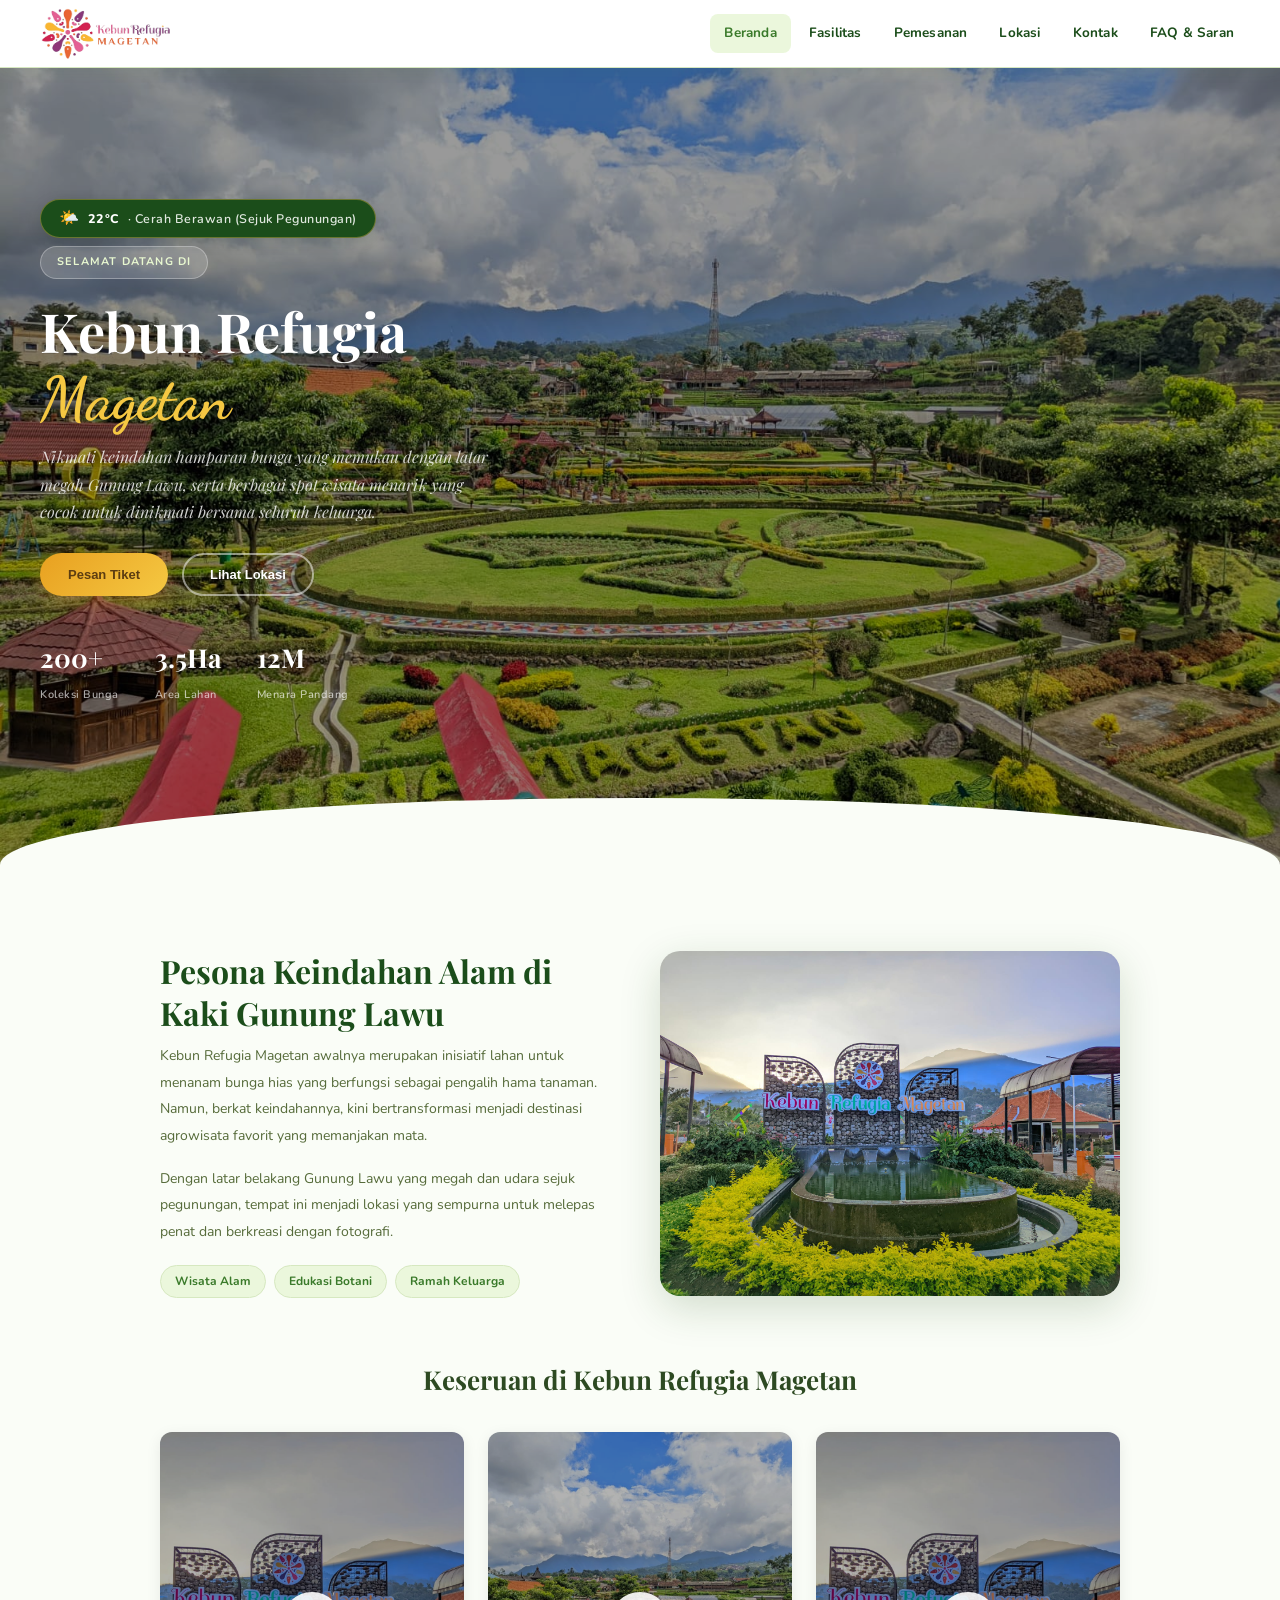
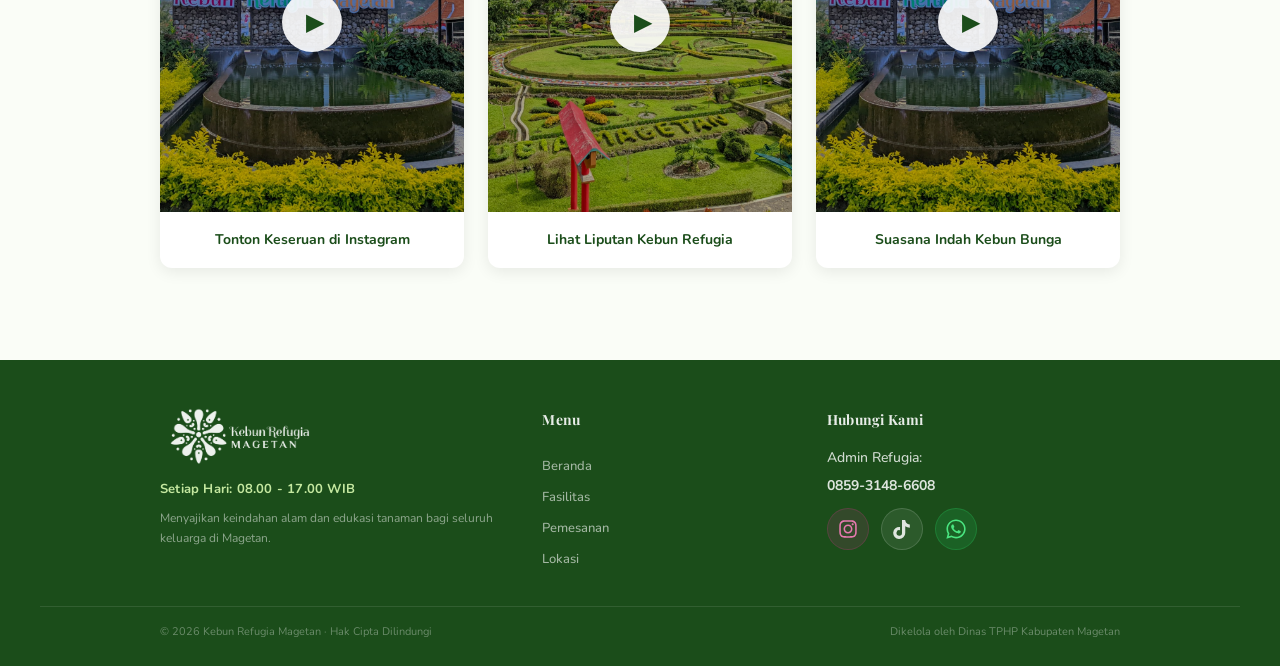
<file: index.html>
<!DOCTYPE html>
<html lang="id">
<head>
  <meta charset="UTF-8">
  <meta name="viewport" content="width=device-width, initial-scale=1.0">
  <title>Beranda - Kebun Refugia Magetan</title>
  <meta name="description" content="Selamat datang di Kebun Refugia Magetan. Destinasi agrowisata edukasi taman bunga terindah dengan pemandangan megah Gunung Lawu.">
  <meta name="keywords" content="Kebun Refugia, Refugia Magetan, Agrowisata Magetan, Wisata Gunung Lawu, Taman Bunga Magetan">
  <meta name="author" content="Dinas TPHP Kabupaten Magetan">
  
  <!-- Favicon -->
  <link rel="icon" type="image/png" href="assets/img/favicon.png?v=2">

  <!-- Open Graph / Facebook / WhatsApp -->
  <meta property="og:type" content="website">
  <meta property="og:url" content="https://kebunrefugiamagetan.vercel.app/">
  <meta property="og:title" content="Kebun Refugia Magetan - Agrowisata Taman Bunga">
  <meta property="og:description" content="Nikmati keindahan hamparan bunga memukau dengan latar belakang Gunung Lawu di Kebun Refugia Magetan.">
  <link href="https://fonts.googleapis.com/css2?family=Playfair+Display:ital,wght@0,500;0,700;1,500&family=Nunito:wght@300;400;500;600;700;800&family=Dancing+Script:wght@600;700&display=swap" rel="stylesheet">
  <link rel="stylesheet" href="assets/css/index.css?v=2">
  <link rel="stylesheet" href="assets/css/fasilitas.css">
  <link rel="stylesheet" href="assets/css/pemesanan.css">
  <link rel="stylesheet" href="assets/css/lokasi.css">
  <link rel="stylesheet" href="assets/css/kontak.css">
  <link rel="stylesheet" href="assets/css/faq.css">
</head>
<body>
  
  <nav class="navbar">
    <a href="index.html" class="nav-logo">
      <img src="assets/img/LOGO_REFUGIA.png" alt="Logo Kebun Refugia">
    </a>
    <div class="nav-links">
      <a href="index.html" class="active">Beranda</a>
      <a href="fasilitas.html">Fasilitas</a>
      <a href="pemesanan.html">Pemesanan</a>
      <a href="lokasi.html">Lokasi</a>
      <a href="kontak.html">Kontak</a>
      <a href="faq.html">FAQ & Saran</a>
    </div>
    <div class="hamburger">
      <span></span>
      <span></span>
      <span></span>
    </div>
  </nav>

  <header class="hero">
    <div class="hero-bg-container">
      <img src="assets/img/Gambar Beranda.jpg" id="heroBgImg" alt="Background Kebun Refugia" class="hero-bg-img">
      <div class="hero-overlay"></div> 
    </div>

    <div class="hero-content">
      <div id="weatherWidget" style="margin-bottom: 8px;"></div>
      <div class="hero-badge" id="heroBadge">Selamat Datang di</div>
      <h1 id="heroTitle">Kebun Refugia <br><em>Magetan</em></h1>
      <p class="hero-tagline" id="heroTagline">Nikmati keindahan hamparan bunga yang memukau dengan latar megah Gunung Lawu, serta berbagai spot wisata menarik yang cocok untuk dinikmati bersama seluruh keluarga.</p>
      <div class="hero-btns">
        <button class="btn-gold" onclick="window.location.href='pemesanan.html'">Pesan Tiket</button>
        <button class="btn-ghost" onclick="window.location.href='lokasi.html'">Lihat Lokasi</button>
      </div>
    
      <div class="hero-stats">
        <div class="hero-stat">
          <strong id="stat1Val">200+</strong>
          <span id="stat1Label">Koleksi Bunga</span>
        </div>
        <div class="hero-stat">
          <strong id="stat2Val">3.5Ha</strong>
          <span id="stat2Label">Area Lahan</span>
        </div>
        <div class="hero-stat">
          <strong id="stat3Val">12M</strong>
          <span id="stat3Label">Menara Pandang</span>
        </div>
      </div>
    </div> 
  </header>

  <section class="section">
    <div class="inner tentang-grid">
      <div class="tentang-text">
        <h2 class="sec-title" id="tentangTitle">Pesona Keindahan Alam di Kaki Gunung Lawu</h2>
        <p id="tentangDesc1">Kebun Refugia Magetan awalnya merupakan inisiatif lahan untuk menanam bunga hias yang berfungsi sebagai pengalih hama tanaman. Namun, berkat keindahannya, kini bertransformasi menjadi destinasi agrowisata favorit yang memanjakan mata.</p>
        <p id="tentangDesc2">Dengan latar belakang Gunung Lawu yang megah dan udara sejuk pegunungan, tempat ini menjadi lokasi yang sempurna untuk melepas penat dan berkreasi dengan fotografi.</p>
        <div class="tentang-tags">
          <span class="tentang-tag" id="tentangTag1">Wisata Alam</span>
          <span class="tentang-tag" id="tentangTag2">Edukasi Botani</span>
          <span class="tentang-tag" id="tentangTag3">Ramah Keluarga</span>
        </div>
      </div>
      <div class="tentang-img">
        <img src="assets/img/Tentang kami.jpeg" id="tentangImg" alt="Pemandangan Refugia">
      </div>
    </div>

    <div class="inner instagram-gallery-section">
      <h3 class="instagram-gallery-title" id="galeriTitle">Keseruan di Kebun Refugia Magetan</h3>
      
      <div class="instagram-gallery" id="videoGalleryContainer">
        <!-- Rendered dynamically via main.js from RefugiaDB -->
      </div>
    </div>
  </section>

  <div id="videoModal" class="video-modal">
    <span class="close-btn" title="Tutup Video">&times;</span>
    <div class="modal-content">
      <video id="popupVideo" controls controlsList="nodownload">
        Browser Anda tidak mendukung pemutar video.
      </video>
    </div>
  </div>

  <footer class="footer">
    <div class="footer-inner inner">
      <div>
        <img src="assets/img/LOGO_REFUGIA.png" alt="Logo Refugia" class="ft-logo">
        <div class="ft-jam">Buka Setiap Hari: 08.00 - 17.00 WIB</div>
        <p class="ft-tagline">Menyajikan keindahan alam dan edukasi tanaman bagi seluruh keluarga di Magetan.</p>
      </div>
      <div class="ft-nav">
        <h4 class="ft-heading">Menu</h4>
        <a href="index.html">Beranda</a>
        <a href="fasilitas.html">Fasilitas</a>
        <a href="pemesanan.html">Pemesanan</a>
        <a href="lokasi.html">Lokasi</a>
      </div>
      <div>
        <h4 class="ft-heading">Hubungi Kami</h4>
        <p style="color: rgba(255,255,255,0.8); font-size: 14px; margin-bottom: 5px; font-weight: 500;">Admin Refugia:</p>
        <a href="tel:0859-3148-6608" class="ft-phone">0859-3148-6608</a>
        <div class="ft-socials" style="margin-top:10px;">
          
          <a href="https://www.instagram.com/kebunrefugiamagetan/" class="ft-social-btn ft-ig" target="_blank" aria-label="Instagram">
            <svg viewBox="0 0 448 512" width="20" height="20" fill="currentColor"><path d="M224.1 141c-63.6 0-114.9 51.3-114.9 114.9s51.3 114.9 114.9 114.9S339 319.5 339 255.9 287.7 141 224.1 141zm0 189.6c-41.1 0-74.7-33.5-74.7-74.7s33.5-74.7 74.7-74.7 74.7 33.5 74.7 74.7-33.6 74.7-74.7 74.7zm146.4-194.3c0 14.9-12 26.8-26.8 26.8-14.9 0-26.8-12-26.8-26.8s12-26.8 26.8-26.8 26.8 12.2 26.8 26.8zm76.1 27.2c-1.7-35.9-9.9-67.7-36.2-93.9-26.2-26.2-58-34.4-93.9-36.2-37-2.1-147.9-2.1-184.9 0-35.8 1.7-67.6 9.9-93.9 36.1s-34.4 58-36.2 93.9c-2.1 37-2.1 147.9 0 184.9 1.7 35.9 9.9 67.7 36.2 93.9s58 34.4 93.9 36.2c37 2.1 147.9 2.1 184.9 0 35.9-1.7 67.7-9.9 93.9-36.2 26.2-26.2 34.4-58 36.2-93.9 2.1-37 2.1-147.8 0-184.8zM398.8 388c-7.8 19.6-22.9 34.7-42.6 42.6-29.5 11.7-99.5 9-132.1 9s-102.7 2.6-132.1-9c-19.6-7.8-34.7-22.9-42.6-42.6-11.7-29.5-9-99.5-9-132.1s-2.6-102.7 9-132.1c7.8-19.6 22.9-34.7 42.6-42.6 29.5-11.7 99.5-9 132.1-9s102.7-2.6 132.1 9c19.6 7.8 34.7 22.9 42.6 42.6 11.7 29.5 9 99.5 9 132.1s2.7 102.7-9 132.1z"/></svg>
          </a>
          
          <a href="https://www.tiktok.com/@kebunrefugiamagetan" class="ft-social-btn ft-tt" target="_blank" aria-label="TikTok">
            <svg viewBox="0 0 448 512" width="19" height="19" fill="currentColor"><path d="M448 209.9a210.1 210.1 0 0 1 -122.8-39.3V349.4A162.6 162.6 0 1 1 185 188.3V278.2a74.6 74.6 0 1 0 52.2 71.2V0l88 0a121.2 121.2 0 0 0 1.9 22.2h0A122.2 122.2 0 0 0 381 102.4a121.4 121.4 0 0 0 67 20.1z"/></svg>
          </a>
          
          <a href="https://api.whatsapp.com/send?phone=6285931486608&text=Silahkan%20menuliskan%20pertanyaan%20atau%20kritik%20dan%20saran%20anda." class="ft-social-btn ft-wa" target="_blank" aria-label="WhatsApp">
            <svg viewBox="0 0 448 512" width="22" height="22" fill="currentColor"><path d="M380.9 97.1C339 55.1 283.2 32 223.9 32c-122.4 0-222 99.6-222 222 0 39.1 10.2 77.3 29.6 111L0 480l117.7-30.9c32.4 17.7 68.9 27 106.1 27h.1c122.3 0 224.1-99.6 224.1-222 0-59.3-25.2-115-67.1-157.1zm-157 341.6c-33.2 0-65.7-8.9-94-25.7l-6.7-4-69.8 18.3L72 359.2l-4.4-7c-18.5-29.4-28.2-63.3-28.2-98.2 0-101.7 82.8-184.5 184.6-184.5 49.3 0 95.6 19.2 130.4 54.1 34.8 34.9 56.2 81.2 56.1 130.5 0 101.8-84.9 184.6-186.6 184.6zm101.2-138.2c-5.5-2.8-32.8-16.2-37.9-18-5.1-1.9-8.8-2.8-12.5 2.8-3.7 5.6-14.3 18-17.6 21.8-3.2 3.7-6.5 4.2-12 1.4-32.6-16.3-54-29.1-75.5-66-5.7-9.8 5.7-9.1 16.3-30.3 1.8-3.7 .9-6.9-.5-9.7-1.4-2.8-12.5-30.1-17.1-41.2-4.5-10.8-9.1-9.3-12.5-9.5-3.2-.2-6.9-.2-10.6-.2-3.7 0-9.7 1.4-14.8 6.9-5.1 5.6-19.4 19-19.4 46.3 0 27.3 19.9 53.7 22.6 57.4 2.8 3.7 39.1 59.7 94.8 83.8 35.2 15.2 49 16.5 66.6 13.9 10.7-1.6 32.8-13.4 37.4-26.4 4.6-13 4.6-24.1 3.2-26.4-1.3-2.5-5-3.9-10.5-6.6z"/></svg>
          </a>

        </div>
      </div>
    </div>
    <hr class="footer-hr">
    <div class="footer-btm inner">
      <p>© 2026 Kebun Refugia Magetan · Hak Cipta Dilindungi</p>
      <p>Dikelola oleh Dinas TPHP Kabupaten Magetan</p>
    </div>
  </footer>

  <script src="assets/js/db.js"></script>
  <script src="assets/js/tracker.js"></script>
  <script src="assets/js/weather.js"></script>
  <script src="assets/js/main.js"></script>
  <script src="assets/js/fasilitas.js"></script>
  <script src="assets/js/kontak.js"></script>
  <script src="assets/js/faq.js"></script>
  <script src="assets/js/router.js"></script>
</body>
</html>
</file>
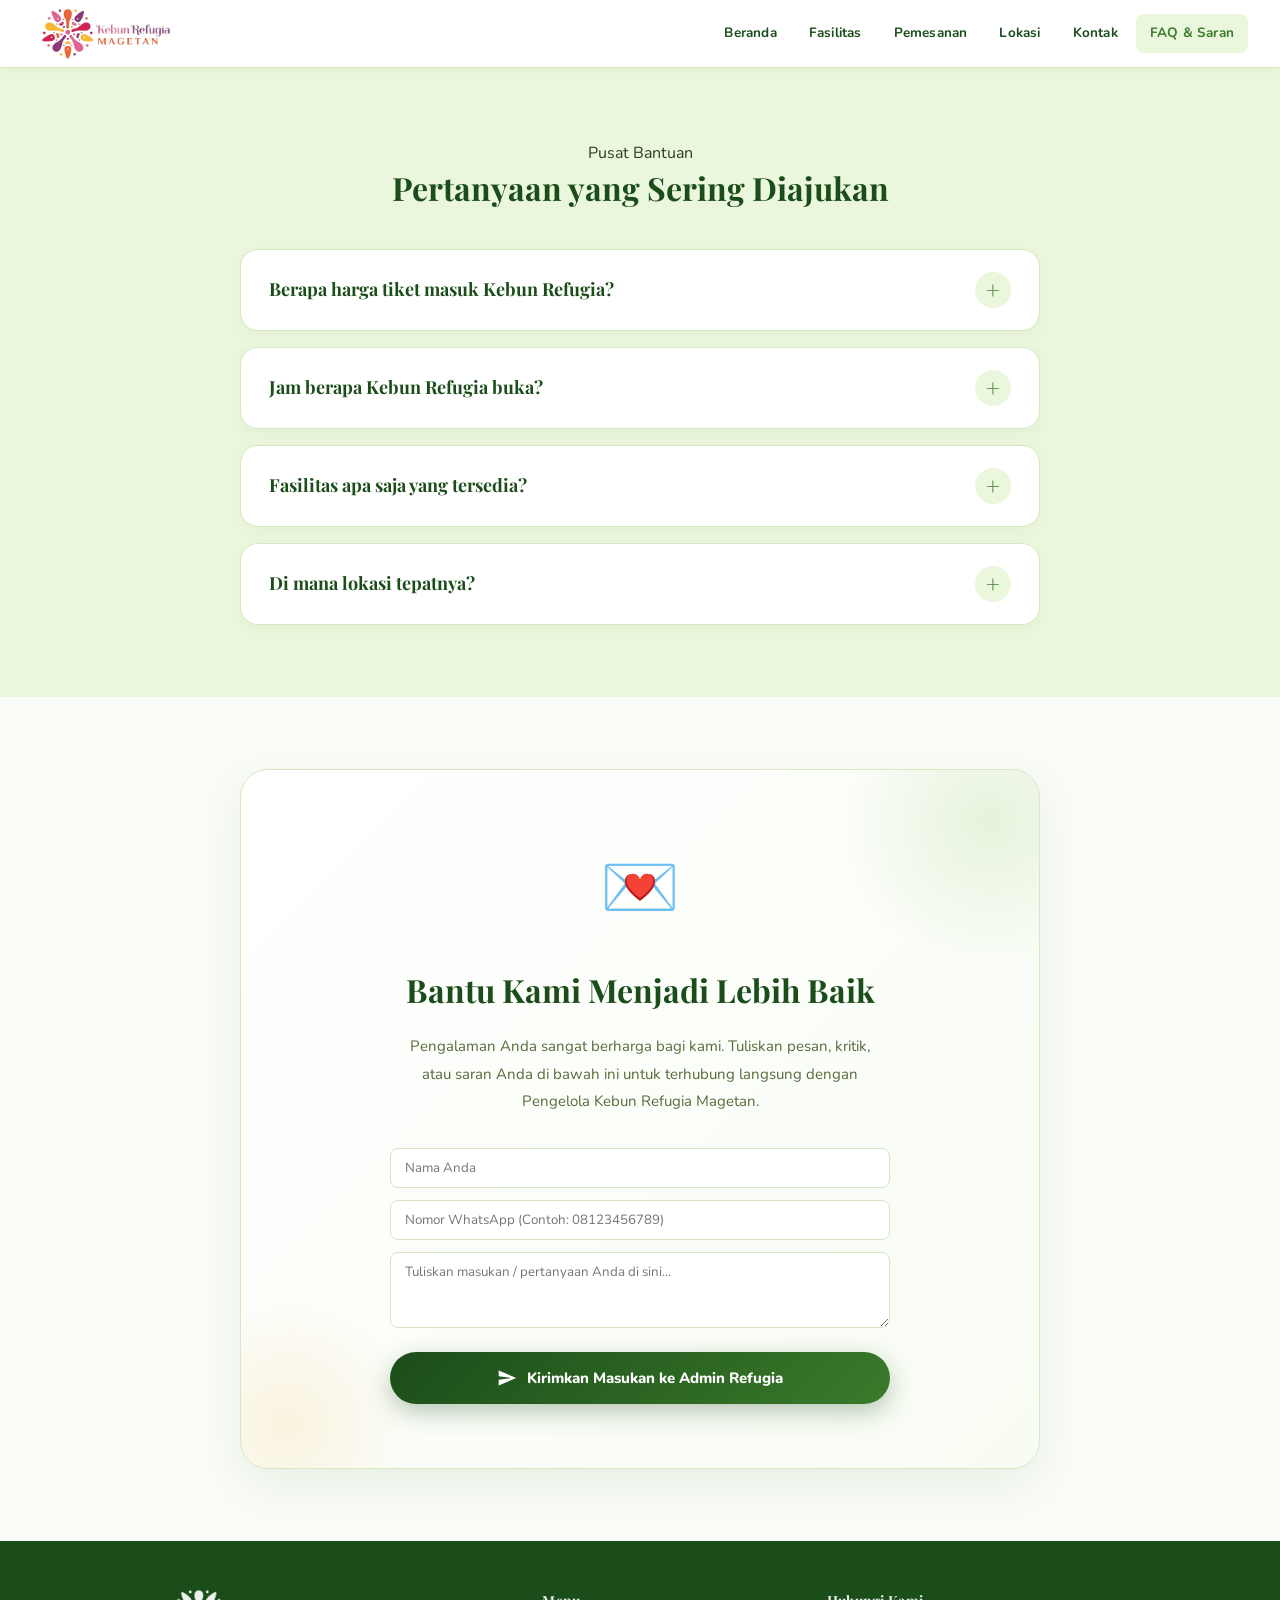
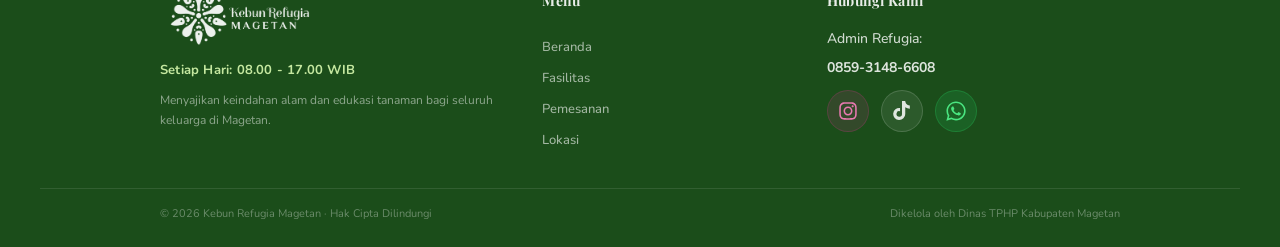
<file: faq.html>
<!DOCTYPE html>
<html lang="id">
<head>
  <meta charset="UTF-8">
  <meta name="viewport" content="width=device-width, initial-scale=1.0">
  <title>FAQ & Saran - Kebun Refugia Magetan</title>
  <meta name="description" content="Pusat bantuan Kebun Refugia Magetan: Pertanyaan umum seputar tiket, jam buka, rute, dan form kritik & saran.">

  <!-- Favicon -->
  <link rel="icon" type="image/png" href="assets/img/favicon.png?v=2">

  <!-- Open Graph -->
  <meta property="og:type" content="website">
  <meta property="og:title" content="FAQ & Pusat Bantuan - Kebun Refugia Magetan">
  <meta property="og:description" content="Temukan jawaban pertanyaan yang sering diajukan pengunjung Kebun Refugia.">
  <meta property="og:image" content="https://kebunrefugiamagetan.vercel.app/assets/img/LOGO_REFUGIA.png">

  <link href="https://fonts.googleapis.com/css2?family=Playfair+Display:ital,wght@0,500;0,700;1,500&family=Nunito:wght@300;400;500;600;700;800&family=Dancing+Script:wght@600;700&display=swap" rel="stylesheet">
  
  <link rel="stylesheet" href="assets/css/index.css?v=2">
  <link rel="stylesheet" href="assets/css/fasilitas.css">
  <link rel="stylesheet" href="assets/css/pemesanan.css">
  <link rel="stylesheet" href="assets/css/lokasi.css">
  <link rel="stylesheet" href="assets/css/kontak.css">
  <link rel="stylesheet" href="assets/css/faq.css">
</head>
<body>

  <nav class="navbar">
    <a href="index.html" class="nav-logo">
      <img src="assets/img/LOGO_REFUGIA.png" alt="Logo Kebun Refugia">
    </a>
    <div class="nav-links">
      <a href="index.html">Beranda</a>
      <a href="fasilitas.html">Fasilitas</a>
      <a href="pemesanan.html">Pemesanan</a>
      <a href="lokasi.html">Lokasi</a>
      <a href="kontak.html">Kontak</a>
      <a href="faq.html" class="active">FAQ & Saran</a>
    </div>

    <div class="hamburger">
      <span></span>
      <span></span>
      <span></span>
    </div>
  </nav>

  <section class="section alt" id="faq">
    <div class="inner">
      <div style="text-align:center;">
        <span class="chip gold">Pusat Bantuan</span>
        <h2 class="sec-title">Pertanyaan yang Sering Diajukan</h2>
      </div>

      <div class="faq-container">
        <div class="faq-item">
          <div class="faq-q">Berapa harga tiket masuk Kebun Refugia?</div>
          <div class="faq-a">Harga tiket masuk adalah <strong>Rp 10.000 untuk Dewasa</strong> dan <strong>Rp 5.000 untuk Anak-anak</strong> (di bawah 12 tahun). Menariknya, potongan tiket Anda dapat ditukarkan dengan sayuran gratis saat pulang!</div>
        </div>
        
        <div class="faq-item">
          <div class="faq-q">Jam berapa Kebun Refugia buka?</div>
          <div class="faq-a">Kami buka setiap hari (Senin - Minggu) mulai pukul <strong>08.00 WIB hingga 17.00 WIB</strong>. Waktu terbaik untuk berkunjung adalah pagi hari untuk mendapatkan udara tersejuk dan pencahayaan foto yang sempurna.</div>
        </div>
        
        <div class="faq-item">
          <div class="faq-q">Fasilitas apa saja yang tersedia?</div>
          <div class="faq-a">Fasilitas unggulan kami meliputi Hamparan Spot Foto Bunga, Menara Pandang, Taman Kelinci (Ramah Anak), Gazebo Istirahat, Masjid Ki Mageti, Area Parkir luas, Toilet yang bersih, serta Lapak Petani untuk berbelanja hasil bumi dan oleh-oleh.</div>
        </div>

        <div class="faq-item">
          <div class="faq-q">Di mana lokasi tepatnya?</div>
          <div class="faq-a">Lokasi Kebun Refugia sangat strategis dan mudah diakses. Berada tepat di pinggir jalan raya utama menuju objek wisata Telaga Sarangan, yaitu di <strong>Jl. Raya Sarangan, Plaosan II, Kec. Plaosan, Kabupaten Magetan.</strong></div>
        </div>
      </div>
    </div>
  </section>

  <section class="section">
    <div class="inner">
      <div class="saran-box">
        <span class="saran-icon">💌</span>
        <h3>Bantu Kami Menjadi Lebih Baik</h3>
        <p>Pengalaman Anda sangat berharga bagi kami. Tuliskan pesan, kritik, atau saran Anda di bawah ini untuk terhubung langsung dengan Pengelola Kebun Refugia Magetan.</p>
        
        <form id="saranForm" style="max-width: 500px; margin: 20px auto 0; text-align: left;">
          <div style="margin-bottom: 12px;">
            <input type="text" id="saranNama" placeholder="Nama Anda" required style="width: 100%; padding: 10px 14px; border-radius: 8px; border: 1.5px solid var(--border); font-family: 'Nunito', sans-serif;">
          </div>
          <div style="margin-bottom: 12px;">
            <input type="tel" id="saranNoHP" placeholder="Nomor WhatsApp (Contoh: 08123456789)" required style="width: 100%; padding: 10px 14px; border-radius: 8px; border: 1.5px solid var(--border); font-family: 'Nunito', sans-serif;">
          </div>
          <div style="margin-bottom: 15px;">
            <textarea id="saranPesan" rows="3" placeholder="Tuliskan masukan / pertanyaan Anda di sini..." required style="width: 100%; padding: 10px 14px; border-radius: 8px; border: 1.5px solid var(--border); font-family: 'Nunito', sans-serif; resize: vertical;"></textarea>
          </div>
          <button type="submit" class="btn-form" style="width: 100%; border: none; cursor: pointer; justify-content: center;">
            <svg width="20" height="20" fill="currentColor" viewBox="0 0 24 24"><path d="M2.01 21L23 12 2.01 3 2 10l15 2-15 2z"/></svg>
            Kirimkan Masukan ke Admin Refugia
          </button>
        </form>
        <div id="saranNotif" style="display: none; margin-top: 15px; background: #C6F6D5; color: #22543D; padding: 12px; border-radius: 8px; font-weight: 700; text-align: center;">
          ✓ Masukan Anda berhasil dikirim ke Admin Refugia! Terima kasih atas partisipasi Anda.
        </div>
      </div>
    </div>
  </section>

  <footer class="footer">
    <div class="footer-inner inner">
      <div>
        <img src="assets/img/LOGO_REFUGIA.png" alt="Logo Refugia" class="ft-logo">
        <div class="ft-jam">Buka Setiap Hari: 08.00 - 17.00 WIB</div>
        <p class="ft-tagline">Menyajikan keindahan alam dan edukasi tanaman bagi seluruh keluarga di Magetan.</p>
      </div>
      <div class="ft-nav">
        <h4 class="ft-heading">Menu</h4>
        <a href="index.html">Beranda</a>
        <a href="fasilitas.html">Fasilitas</a>
        <a href="pemesanan.html">Pemesanan</a>
        <a href="lokasi.html">Lokasi</a>
      </div>
      <div>
        <h4 class="ft-heading">Hubungi Kami</h4>
        <p style="color: rgba(255,255,255,0.8); font-size: 14px; margin-bottom: 5px; font-weight: 500;">Admin Refugia:</p>
        <a href="tel:0859-3148-6608" class="ft-phone">0859-3148-6608</a>
        <div class="ft-socials" style="margin-top:10px;">
          
          <a href="https://www.instagram.com/kebunrefugiamagetan/" class="ft-social-btn ft-ig" target="_blank" aria-label="Instagram">
            <svg viewBox="0 0 448 512" width="20" height="20" fill="currentColor"><path d="M224.1 141c-63.6 0-114.9 51.3-114.9 114.9s51.3 114.9 114.9 114.9S339 319.5 339 255.9 287.7 141 224.1 141zm0 189.6c-41.1 0-74.7-33.5-74.7-74.7s33.5-74.7 74.7-74.7 74.7 33.5 74.7 74.7-33.6 74.7-74.7 74.7zm146.4-194.3c0 14.9-12 26.8-26.8 26.8-14.9 0-26.8-12-26.8-26.8s12-26.8 26.8-26.8 26.8 12.2 26.8 26.8zm76.1 27.2c-1.7-35.9-9.9-67.7-36.2-93.9-26.2-26.2-58-34.4-93.9-36.2-37-2.1-147.9-2.1-184.9 0-35.8 1.7-67.6 9.9-93.9 36.1s-34.4 58-36.2 93.9c-2.1 37-2.1 147.9 0 184.9 1.7 35.9 9.9 67.7 36.2 93.9s58 34.4 93.9 36.2c37 2.1 147.9 2.1 184.9 0 35.9-1.7 67.7-9.9 93.9-36.2 26.2-26.2 34.4-58 36.2-93.9 2.1-37 2.1-147.8 0-184.8zM398.8 388c-7.8 19.6-22.9 34.7-42.6 42.6-29.5 11.7-99.5 9-132.1 9s-102.7 2.6-132.1-9c-19.6-7.8-34.7-22.9-42.6-42.6-11.7-29.5-9-99.5-9-132.1s-2.6-102.7 9-132.1c7.8-19.6 22.9-34.7 42.6-42.6 29.5-11.7 99.5-9 132.1-9s102.7-2.6 132.1 9c19.6 7.8 34.7 22.9 42.6 42.6 11.7 29.5 9 99.5 9 132.1s2.7 102.7-9 132.1z"/></svg>
          </a>
          
          <a href="https://www.tiktok.com/@kebunrefugiamagetan" class="ft-social-btn ft-tt" target="_blank" aria-label="TikTok">
            <svg viewBox="0 0 448 512" width="19" height="19" fill="currentColor"><path d="M448 209.9a210.1 210.1 0 0 1 -122.8-39.3V349.4A162.6 162.6 0 1 1 185 188.3V278.2a74.6 74.6 0 1 0 52.2 71.2V0l88 0a121.2 121.2 0 0 0 1.9 22.2h0A122.2 122.2 0 0 0 381 102.4a121.4 121.4 0 0 0 67 20.1z"/></svg>
          </a>
          
          <a href="https://api.whatsapp.com/send?phone=6285931486608" class="ft-social-btn ft-wa" target="_blank" aria-label="WhatsApp">
            <svg viewBox="0 0 448 512" width="22" height="22" fill="currentColor"><path d="M380.9 97.1C339 55.1 283.2 32 223.9 32c-122.4 0-222 99.6-222 222 0 39.1 10.2 77.3 29.6 111L0 480l117.7-30.9c32.4 17.7 68.9 27 106.1 27h.1c122.3 0 224.1-99.6 224.1-222 0-59.3-25.2-115-67.1-157.1zm-157 341.6c-33.2 0-65.7-8.9-94-25.7l-6.7-4-69.8 18.3L72 359.2l-4.4-7c-18.5-29.4-28.2-63.3-28.2-98.2 0-101.7 82.8-184.5 184.6-184.5 49.3 0 95.6 19.2 130.4 54.1 34.8 34.9 56.2 81.2 56.1 130.5 0 101.8-84.9 184.6-186.6 184.6zm101.2-138.2c-5.5-2.8-32.8-16.2-37.9-18-5.1-1.9-8.8-2.8-12.5 2.8-3.7 5.6-14.3 18-17.6 21.8-3.2 3.7-6.5 4.2-12 1.4-32.6-16.3-54-29.1-75.5-66-5.7-9.8 5.7-9.1 16.3-30.3 1.8-3.7 .9-6.9-.5-9.7-1.4-2.8-12.5-30.1-17.1-41.2-4.5-10.8-9.1-9.3-12.5-9.5-3.2-.2-6.9-.2-10.6-.2-3.7 0-9.7 1.4-14.8 6.9-5.1 5.6-19.4 19-19.4 46.3 0 27.3 19.9 53.7 22.6 57.4 2.8 3.7 39.1 59.7 94.8 83.8 35.2 15.2 49 16.5 66.6 13.9 10.7-1.6 32.8-13.4 37.4-26.4 4.6-13 4.6-24.1 3.2-26.4-1.3-2.5-5-3.9-10.5-6.6z"/></svg>
          </a>

        </div>
      </div>
    </div>
    <hr class="footer-hr">
    <div class="footer-btm inner">
      <p>© 2026 Kebun Refugia Magetan · Hak Cipta Dilindungi</p>
      <p>Dikelola oleh Dinas TPHP Kabupaten Magetan</p>
    </div>
  </footer>

  <script src="assets/js/db.js"></script>
  <script src="assets/js/tracker.js"></script>
  <script src="assets/js/main.js"></script>
  <script src="assets/js/fasilitas.js"></script>
  <script src="assets/js/kontak.js"></script>
  <script src="assets/js/faq.js"></script>
  <script src="assets/js/router.js"></script>
</body>
</html>
</file>
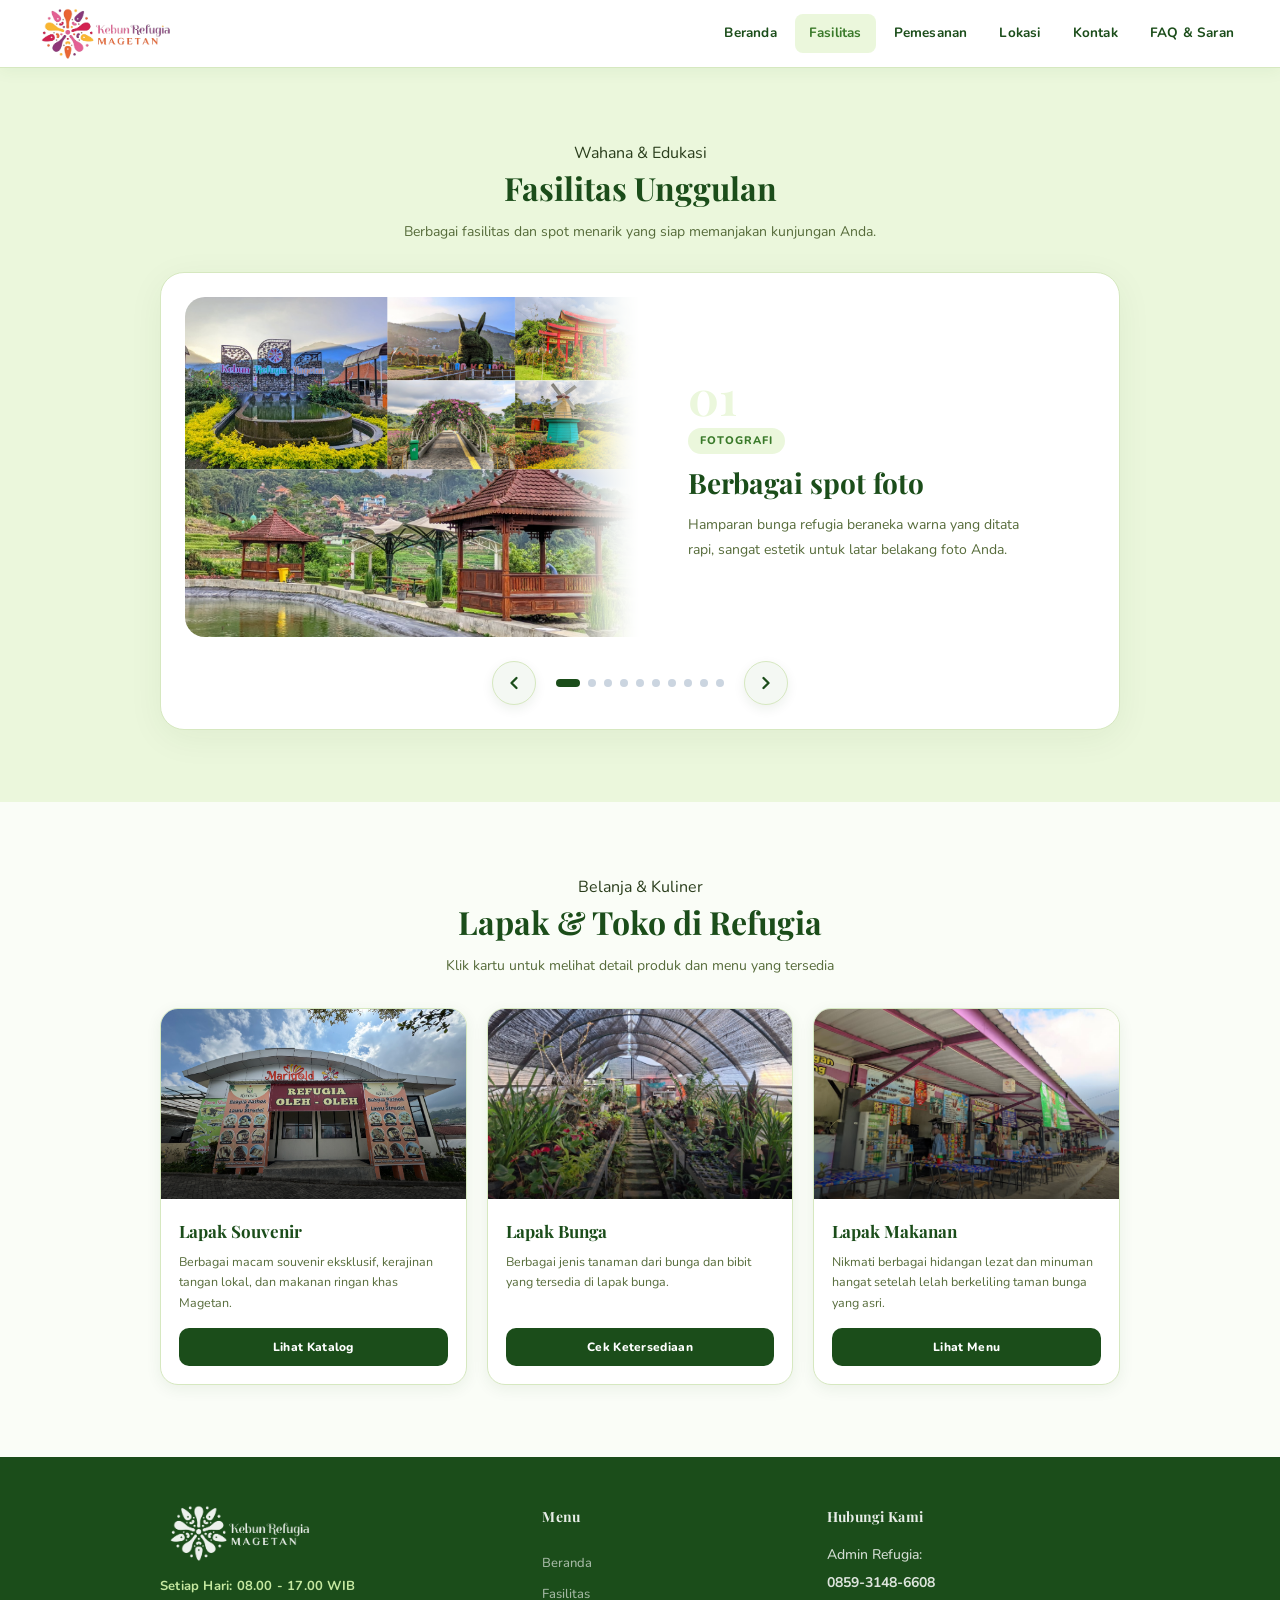
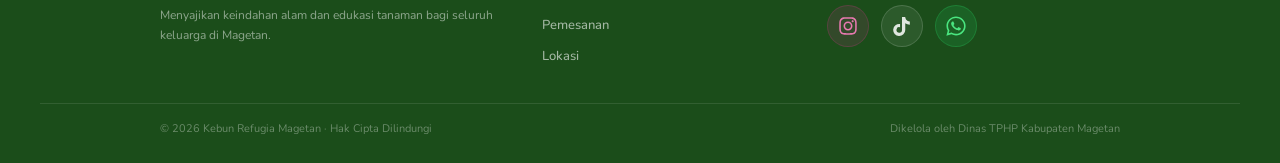
<file: fasilitas.html>
<!DOCTYPE html>
<html lang="id">
<head>
  <meta charset="UTF-8">
  <meta name="viewport" content="width=device-width, initial-scale=1.0">
  <title>Fasilitas & Kuliner - Kebun Refugia Magetan</title>
  <meta name="description" content="Jelajahi berbagai fasilitas lengkap di Kebun Refugia Magetan: Spot Foto, Taman Kelinci, Playground, Masjid Ki Mageti, dan Pujasera Kuliner Khas.">
  <meta name="keywords" content="Fasilitas Kebun Refugia, Spot Foto Magetan, Pujasera Refugia, Taman Kelinci Magetan">
  
  <!-- Favicon -->
  <link rel="icon" type="image/png" href="assets/img/favicon.png?v=2">

  <!-- Open Graph -->
  <meta property="og:type" content="website">
  <meta property="og:title" content="Fasilitas & Kuliner - Kebun Refugia Magetan">
  <meta property="og:description" content="Jelajahi berbagai fasilitas seru & kuliner lezat di Kebun Refugia Magetan.">
  <meta property="og:image" content="https://kebunrefugiamagetan.vercel.app/assets/img/LOGO_REFUGIA.png">

  <link href="https://fonts.googleapis.com/css2?family=Playfair+Display:ital,wght@0,500;0,700;1,500&family=Nunito:wght@300;400;500;600;700;800&family=Dancing+Script:wght@600;700&display=swap" rel="stylesheet">
  
  <link rel="stylesheet" href="assets/css/index.css?v=2">
  <link rel="stylesheet" href="assets/css/fasilitas.css">
  <link rel="stylesheet" href="assets/css/pemesanan.css">
  <link rel="stylesheet" href="assets/css/lokasi.css">
  <link rel="stylesheet" href="assets/css/kontak.css">
  <link rel="stylesheet" href="assets/css/faq.css">

  <style>
    /* Mengurangi area gradasi pada gambar utama (Slider) */
    .slide-img {
      /* Mendorong efek fade/masking lebih ke kanan (85%) agar foto lebih jelas */
      -webkit-mask-image: linear-gradient(to right, black 85%, transparent 100%) !important;
      mask-image: linear-gradient(to right, black 85%, transparent 100%) !important;
    }
    
    /* Alternatif jika gradasi menggunakan overlay elemen pseudoclass ::after */
    .slide-img::after {
      background: linear-gradient(to right, transparent 80%, var(--bg-color, #eef4ec) 100%) !important;
    }

    /* Mengurangi efek gelap/blur pada kartu Lapak & Kuliner di bagian bawah */
    .lapak-img-overlay {
      background: linear-gradient(to top, rgba(0,0,0,0.7) 0%, transparent 60%) !important;
    }
  </style>
  </head>
<body>

  <nav class="navbar">
    <a href="index.html" class="nav-logo">
      <img src="assets/img/LOGO_REFUGIA.png" alt="Logo Kebun Refugia">
    </a>
    <div class="nav-links">
      <a href="index.html">Beranda</a>
      <a href="fasilitas.html" class="active">Fasilitas</a>
      <a href="pemesanan.html">Pemesanan</a>
      <a href="lokasi.html">Lokasi</a>
      <a href="kontak.html">Kontak</a>
      <a href="faq.html">FAQ & Saran</a>
    </div>
    
    <div class="hamburger">
      <span></span>
      <span></span>
      <span></span>
    </div>
  </nav>

  <section class="section alt" id="fasilitas">
    <div class="inner">
      <div style="text-align:center;">
        <span class="chip green">Wahana & Edukasi</span>
        <h2 class="sec-title">Fasilitas Unggulan</h2>
        <p class="sec-sub">Berbagai fasilitas dan spot menarik yang siap memanjakan kunjungan Anda.</p>
      </div>
      
      <div class="slider-outer">
        <div class="slider-clip">
          <div class="slider-track" id="fSlider">
            <div class="slide"><div class="slide-img" style="background-image:url('assets/img/Spot Foto.png');"></div><div class="slide-body"><div class="slide-num">01</div><div class="slide-badge">Fotografi</div><h3>Berbagai spot foto</h3><p>Hamparan bunga refugia beraneka warna yang ditata rapi, sangat estetik untuk latar belakang foto Anda.</p></div></div>
            <div class="slide"><div class="slide-img" style="background-image:url('assets/img/Gasebo.jpg');"></div><div class="slide-body"><div class="slide-num">02</div><div class="slide-badge">Santai</div><h3>Gazebo Istirahat</h3><p>Tempat bersantai yang nyaman bagi keluarga sambil menikmati pemandangan dan udara sejuk khas Gunung Lawu.</p></div></div>
            <div class="slide"><div class="slide-img" style="background-image:url('assets/img/Kandang Kelinci.jpeg');"></div><div class="slide-body"><div class="slide-num">03</div><div class="slide-badge">Interaksi</div><h3>Taman Kelinci</h3><p>Area ramah anak di mana si kecil dapat bermain dan memberi makan kelinci secara langsung.</p></div></div>
            <div class="slide"><div class="slide-img" style="background-image:url('assets/img/Edukasi Tanaman.jpeg');"></div><div class="slide-body"><div class="slide-num">04</div><div class="slide-badge">Edukasi</div><h3>Edukasi Tanaman</h3><p>Sarana belajar mengenai berbagai jenis tanaman hias dan sayuran yang ditanam di area Kebun Refugia.</p></div></div>
            <div class="slide"><div class="slide-img" style="background-image:url('assets/img/Kolam Anak.jpeg');"></div><div class="slide-body"><div class="slide-num">05</div><div class="slide-badge">Bermain</div><h3>Kolam Renang Anak</h3><p>Fasilitas kolam renang yang aman dan menyenangkan untuk menyegarkan diri bagi anak-anak.</p></div></div>
            <div class="slide"><div class="slide-img" style="background-image:url('assets/img/Kolam Ikan.jpeg');"></div><div class="slide-body"><div class="slide-num">06</div><div class="slide-badge">Rekreasi</div><h3>Kolam Ikan</h3><p>Area terapi visual yang menenangkan dengan melihat berbagai jenis ikan hias di kolam yang jernih.</p></div></div>
            <div class="slide"><div class="slide-img" style="background-image:url('assets/img/PlayGround.jpg');"></div><div class="slide-body"><div class="slide-num">07</div><div class="slide-badge">Bermain</div><h3>Playground Anak</h3><p>Area bermain anak yang dilengkapi berbagai permainan seru untuk melatih motorik si kecil.</p></div></div>
            <div class="slide"><div class="slide-img" style="background-image:url('assets/img/Kegiatan Senam.jpeg');"></div><div class="slide-body"><div class="slide-num">08</div><div class="slide-badge">Olahraga</div><h3>Area Outbond</h3><p>Ruang terbuka yang luas, sering digunakan untuk berbagai kegiatan, seperti senam bersama komunitas dan warga.</p></div></div>
            <div class="slide"><div class="slide-img" style="background-image:url('assets/img/Wedding.jpeg');"></div><div class="slide-body"><div class="slide-num">09</div><div class="slide-badge">Event</div><h3>Venue Wedding</h3><p>Spot estetik dan romantis yang dapat disewa untuk acara pernikahan outdoor impian Anda.</p></div></div>
            <div class="slide"><div class="slide-img" style="background-image:url('assets/img/Masjid Ki Mageti.jpeg');"></div><div class="slide-body"><div class="slide-num">10</div><div class="slide-badge">Ibadah</div><h3>Masjid Ki Mageti</h3><p>Fasilitas ibadah yang bersih, luas, dan nyaman bagi pengunjung muslim yang sedang berwisata.</p></div></div>
          </div>
        </div>
        <div class="slider-nav">
          <button class="snav-btn" id="btn-prev" aria-label="Sebelumnya">
            <svg viewBox="0 0 24 24" width="20" height="20" fill="none" stroke="currentColor" stroke-width="2.8" stroke-linecap="round" stroke-linejoin="round"><path d="M15 18l-6-6 6-6"/></svg>
          </button>
          <div class="sdots" id="sDots"></div>
          <button class="snav-btn" id="btn-next" aria-label="Selanjutnya">
            <svg viewBox="0 0 24 24" width="20" height="20" fill="none" stroke="currentColor" stroke-width="2.8" stroke-linecap="round" stroke-linejoin="round"><path d="M9 18l6-6-6-6"/></svg>
          </button>
        </div>
      </div>
    </div>
  </section>

  <section class="section" id="lapak">
    <div class="inner">
      <div style="text-align:center;">
        <div class="chip gold">Belanja & Kuliner</div>
        <h2 class="sec-title">Lapak & Toko di Refugia</h2>
        <p class="sec-sub">Klik kartu untuk melihat detail produk dan menu yang tersedia</p>
      </div>
      <div class="lapak-grid">
        <div class="lapak-card" data-target="souvenir">
          <div class="lapak-img" style="background-image:url('assets/img/Souvenir dan oleh oleh.JPG');"><div class="lapak-img-overlay"></div></div>
          <div class="lapak-body">
            <h3>Lapak Souvenir</h3>
            <p>Berbagai macam souvenir eksklusif, kerajinan tangan lokal, dan makanan ringan khas Magetan.</p>
            <button class="btn-detail">Lihat Katalog</button>
          </div>
        </div>
        <div class="lapak-card" data-target="sayur">
          <div class="lapak-img" style="background-image:url('assets/img/Lapak\ Tanaman.jpeg');"><div class="lapak-img-overlay"></div></div>
          <div class="lapak-body">
            <h3>Lapak Bunga</h3>
            <p>Berbagai jenis tanaman dari bunga dan bibit yang tersedia di lapak bunga.</p>
            <button class="btn-detail">Cek Ketersediaan</button>
          </div>
        </div>
        <div class="lapak-card" data-target="makan">
          <div class="lapak-img" style="background-image:url('assets/img/Lapak\ makanan.jpeg');"><div class="lapak-img-overlay"></div></div>
          <div class="lapak-body">
            <h3>Lapak Makanan </h3>
            <p>Nikmati berbagai hidangan lezat dan minuman hangat setelah lelah berkeliling taman bunga yang asri.</p>
            <button class="btn-detail">Lihat Menu</button>
          </div>
        </div>
      </div>
    </div>
  </section>

  <div class="overlay modal-close" id="mOverlay">
    <div class="mbox">
      <div class="mhead">
        <div class="mhead-icon" id="mIcon">🛍️</div>
        <div>
          <div class="mhead-title" id="mTitle">Title</div>
          <div class="mhead-sub" id="mSub">Sub</div>
        </div>
        <button class="mclose modal-close">✕</button>
      </div>
      <div class="mbody">
        <div class="mbody-desc" id="mDesc">Desc</div>
        <div id="mMediaContainer"></div>
        <div class="mitems-label">Daftar Populer</div>
        <div class="mitems" id="mItems"></div>
        <a href="#" class="btn-wa" id="mWaBtn" target="_blank" rel="noopener">
          <svg width="18" height="18" fill="currentColor" viewBox="0 0 24 24"><path d="M12.031 0C5.39 0 0 5.39 0 12.031c0 2.128.555 4.204 1.613 6.033L.278 23.4l5.484-1.44A11.94 11.94 0 0 0 12.03 24c6.64 0 12.03-5.39 12.03-12.03S18.672 0 12.031 0zm0 22.016a9.914 9.914 0 0 1-5.068-1.39l-.363-.215-3.766.988.998-3.67-.235-.376a9.92 9.92 0 0 1-1.517-5.322c0-5.485 4.463-9.948 9.95-9.948 5.488 0 9.95 4.463 9.95 9.948 0 5.486-4.462 9.949-9.949 9.949zm5.484-7.464c-.301-.151-1.782-.879-2.059-.979-.276-.1-.477-.151-.678.15-.201.302-.778.979-.953 1.18-.176.201-.352.226-.653.075-.301-.15-1.272-.468-2.423-1.317-.896-.66-1.501-1.474-1.677-1.776-.176-.301-.019-.465.132-.615.135-.136.301-.352.452-.527.15-.176.201-.301.301-.502.1-.201.05-.376-.025-.527-.075-.15-.678-1.631-.928-2.233-.245-.588-.493-.508-.678-.517-.176-.008-.377-.008-.577-.008-.201 0-.528.075-.804.376-.276.302-1.054 1.03-1.054 2.511s1.079 2.911 1.23 3.112c.15.201 2.122 3.238 5.14 4.542.718.309 1.278.494 1.716.632.72.228 1.376.196 1.892.119.577-.086 1.782-.728 2.033-1.431.251-.703.251-1.305.176-1.431-.075-.126-.276-.201-.577-.352z"/></svg>
          Hubungi Admin Penjualan
        </a>
        <button class="btn-back modal-close">Kembali</button>
      </div>
    </div>
  </div>

  <footer class="footer">
    <div class="footer-inner inner">
      <div>
        <img src="assets/img/LOGO_REFUGIA.png" alt="Logo Refugia" class="ft-logo">
        <div class="ft-jam">Buka Setiap Hari: 08.00 - 17.00 WIB</div>
        <p class="ft-tagline">Menyajikan keindahan alam dan edukasi tanaman bagi seluruh keluarga di Magetan.</p>
      </div>
      <div class="ft-nav">
        <h4 class="ft-heading">Menu</h4>
        <a href="index.html">Beranda</a>
        <a href="fasilitas.html">Fasilitas</a>
        <a href="pemesanan.html">Pemesanan</a>
        <a href="lokasi.html">Lokasi</a>
      </div>
      <div>
        <h4 class="ft-heading">Hubungi Kami</h4>
        <p style="color: rgba(255,255,255,0.8); font-size: 14px; margin-bottom: 5px; font-weight: 500;">Admin Refugia:</p>
        <a href="tel:0859-3148-6608" class="ft-phone">0859-3148-6608</a>
        <div class="ft-socials" style="margin-top:10px;">
          
          <a href="https://www.instagram.com/kebunrefugiamagetan/" class="ft-social-btn ft-ig" target="_blank" aria-label="Instagram">
            <svg viewBox="0 0 448 512" width="20" height="20" fill="currentColor"><path d="M224.1 141c-63.6 0-114.9 51.3-114.9 114.9s51.3 114.9 114.9 114.9S339 319.5 339 255.9 287.7 141 224.1 141zm0 189.6c-41.1 0-74.7-33.5-74.7-74.7s33.5-74.7 74.7-74.7 74.7 33.5 74.7 74.7-33.6 74.7-74.7 74.7zm146.4-194.3c0 14.9-12 26.8-26.8 26.8-14.9 0-26.8-12-26.8-26.8s12-26.8 26.8-26.8 26.8 12.2 26.8 26.8zm76.1 27.2c-1.7-35.9-9.9-67.7-36.2-93.9-26.2-26.2-58-34.4-93.9-36.2-37-2.1-147.9-2.1-184.9 0-35.8 1.7-67.6 9.9-93.9 36.1s-34.4 58-36.2 93.9c-2.1 37-2.1 147.9 0 184.9 1.7 35.9 9.9 67.7 36.2 93.9s58 34.4 93.9 36.2c37 2.1 147.9 2.1 184.9 0 35.9-1.7 67.7-9.9 93.9-36.2 26.2-26.2 34.4-58 36.2-93.9 2.1-37 2.1-147.8 0-184.8zM398.8 388c-7.8 19.6-22.9 34.7-42.6 42.6-29.5 11.7-99.5 9-132.1 9s-102.7 2.6-132.1-9c-19.6-7.8-34.7-22.9-42.6-42.6-11.7-29.5-9-99.5-9-132.1s-2.6-102.7 9-132.1c7.8-19.6 22.9-34.7 42.6-42.6 29.5-11.7 99.5-9 132.1-9s102.7-2.6 132.1 9c19.6 7.8 34.7 22.9 42.6 42.6 11.7 29.5 9 99.5 9 132.1s2.7 102.7-9 132.1z"/></svg>
          </a>
          
          <a href="https://www.tiktok.com/@kebunrefugiamagetan" class="ft-social-btn ft-tt" target="_blank" aria-label="TikTok">
            <svg viewBox="0 0 448 512" width="19" height="19" fill="currentColor"><path d="M448 209.9a210.1 210.1 0 0 1 -122.8-39.3V349.4A162.6 162.6 0 1 1 185 188.3V278.2a74.6 74.6 0 1 0 52.2 71.2V0l88 0a121.2 121.2 0 0 0 1.9 22.2h0A122.2 122.2 0 0 0 381 102.4a121.4 121.4 0 0 0 67 20.1z"/></svg>
          </a>
          
          <a href="https://api.whatsapp.com/send?phone=6285931486608" class="ft-social-btn ft-wa" target="_blank" aria-label="WhatsApp">
            <svg viewBox="0 0 448 512" width="22" height="22" fill="currentColor"><path d="M380.9 97.1C339 55.1 283.2 32 223.9 32c-122.4 0-222 99.6-222 222 0 39.1 10.2 77.3 29.6 111L0 480l117.7-30.9c32.4 17.7 68.9 27 106.1 27h.1c122.3 0 224.1-99.6 224.1-222 0-59.3-25.2-115-67.1-157.1zm-157 341.6c-33.2 0-65.7-8.9-94-25.7l-6.7-4-69.8 18.3L72 359.2l-4.4-7c-18.5-29.4-28.2-63.3-28.2-98.2 0-101.7 82.8-184.5 184.6-184.5 49.3 0 95.6 19.2 130.4 54.1 34.8 34.9 56.2 81.2 56.1 130.5 0 101.8-84.9 184.6-186.6 184.6zm101.2-138.2c-5.5-2.8-32.8-16.2-37.9-18-5.1-1.9-8.8-2.8-12.5 2.8-3.7 5.6-14.3 18-17.6 21.8-3.2 3.7-6.5 4.2-12 1.4-32.6-16.3-54-29.1-75.5-66-5.7-9.8 5.7-9.1 16.3-30.3 1.8-3.7 .9-6.9-.5-9.7-1.4-2.8-12.5-30.1-17.1-41.2-4.5-10.8-9.1-9.3-12.5-9.5-3.2-.2-6.9-.2-10.6-.2-3.7 0-9.7 1.4-14.8 6.9-5.1 5.6-19.4 19-19.4 46.3 0 27.3 19.9 53.7 22.6 57.4 2.8 3.7 39.1 59.7 94.8 83.8 35.2 15.2 49 16.5 66.6 13.9 10.7-1.6 32.8-13.4 37.4-26.4 4.6-13 4.6-24.1 3.2-26.4-1.3-2.5-5-3.9-10.5-6.6z"/></svg>
          </a>

        </div>
      </div>
    </div>
    <hr class="footer-hr">
    <div class="footer-btm inner">
      <p>© 2026 Kebun Refugia Magetan · Hak Cipta Dilindungi</p>
      <p>Dikelola oleh Dinas TPHP Kabupaten Magetan</p>
    </div>
  </footer>

  <script src="assets/js/db.js"></script>
  <script src="assets/js/tracker.js"></script>
  <script src="assets/js/main.js"></script>
  <script src="assets/js/fasilitas.js"></script>
  <script src="assets/js/kontak.js"></script>
  <script src="assets/js/faq.js"></script>
  <script src="assets/js/router.js"></script>
</body>
</html>
</file>
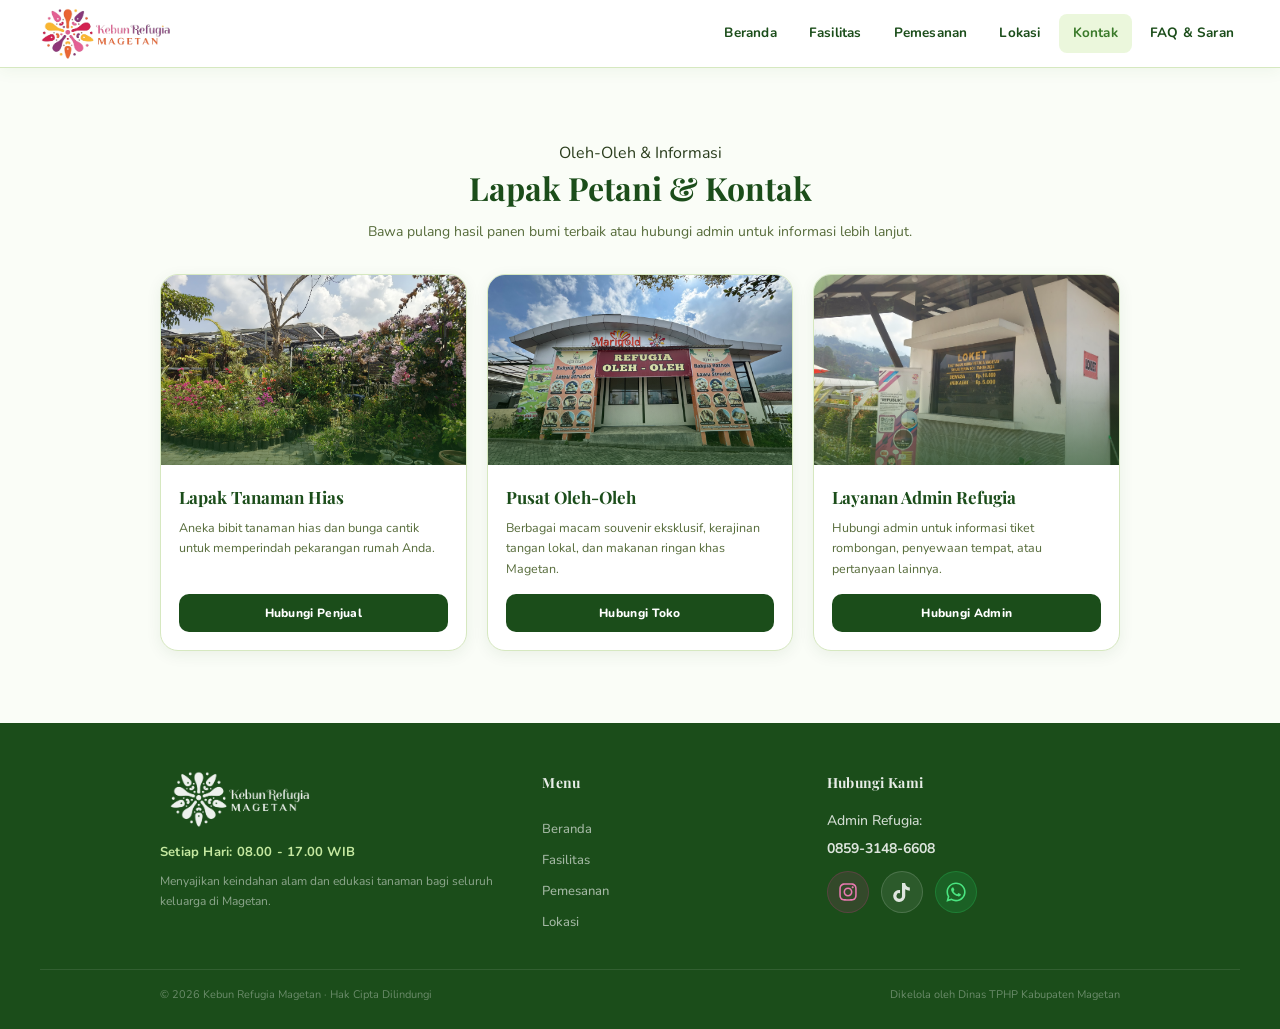
<file: kontak.html>
<!DOCTYPE html>
<html lang="id">
<head>
  <meta charset="UTF-8">
  <meta name="viewport" content="width=device-width, initial-scale=1.0">
  <title>Kontak & Layanan Admin - Kebun Refugia Magetan</title>
  <meta name="description" content="Hubungi Admin Kebun Refugia Magetan, lapak penjual tanaman hias, dan toko oleh-oleh khas Magetan.">

  <!-- Favicon -->
  <link rel="icon" type="image/png" href="assets/img/favicon.png?v=2">

  <!-- Open Graph -->
  <meta property="og:type" content="website">
  <meta property="og:title" content="Kontak & Lapak - Kebun Refugia Magetan">
  <meta property="og:description" content="Hubungi Admin Kebun Refugia dan lapak oleh-oleh khas Magetan.">
  <meta property="og:image" content="https://kebunrefugiamagetan.vercel.app/assets/img/LOGO_REFUGIA.png">

  <link href="https://fonts.googleapis.com/css2?family=Playfair+Display:ital,wght@0,500;0,700;1,500&family=Nunito:wght@300;400;500;600;700;800&family=Dancing+Script:wght@600;700&display=swap" rel="stylesheet">
  
  <link rel="stylesheet" href="assets/css/index.css?v=2">
  <link rel="stylesheet" href="assets/css/fasilitas.css">
  <link rel="stylesheet" href="assets/css/pemesanan.css">
  <link rel="stylesheet" href="assets/css/lokasi.css">
  <link rel="stylesheet" href="assets/css/kontak.css">
  <link rel="stylesheet" href="assets/css/faq.css">
</head>
<body>

  <nav class="navbar">
    <a href="index.html" class="nav-logo">
      <img src="assets/img/LOGO_REFUGIA.png" alt="Logo Kebun Refugia">
    </a>
    <div class="nav-links">
      <a href="index.html">Beranda</a>
      <a href="fasilitas.html">Fasilitas</a>
      <a href="pemesanan.html">Pemesanan</a>
      <a href="lokasi.html">Lokasi</a>
      <a href="kontak.html" class="active">Kontak</a>
      <a href="faq.html">FAQ & Saran</a>
    </div>
    
    <div class="hamburger">
      <span></span>
      <span></span>
      <span></span>
    </div>
  </nav>

  <section class="section" id="lapak">
    <div class="inner">
      <div style="text-align:center;">
        <span class="chip green">Oleh-Oleh & Informasi</span>
        <h2 class="sec-title">Lapak Petani & Kontak</h2>
        <p class="sec-sub">Bawa pulang hasil panen bumi terbaik atau hubungi admin untuk informasi lebih lanjut.</p>
      </div>

      <div class="lapak-grid">
        <div class="lapak-card" data-target="tanaman">
          <div class="lapak-img" style="background-image:url('assets/img/lapak\ bunga.jpeg');">
            <div class="lapak-img-overlay"></div>
          </div>
          <div class="lapak-body">
            <h3>Lapak Tanaman Hias</h3>
            <p>Aneka bibit tanaman hias dan bunga cantik untuk memperindah pekarangan rumah Anda.</p>
            <button class="btn-detail">Hubungi Penjual</button>
          </div>
        </div>

        <div class="lapak-card" data-target="oleh">
          <div class="lapak-img" style="background-image:url('assets/img/Souvenir dan oleh oleh.JPG');">
            <div class="lapak-img-overlay"></div>
          </div>
          <div class="lapak-body">
            <h3>Pusat Oleh-Oleh</h3>
            <p>Berbagai macam souvenir eksklusif, kerajinan tangan lokal, dan makanan ringan khas Magetan.</p>
            <button class="btn-detail">Hubungi Toko</button>
          </div>
        </div>

        <div class="lapak-card" data-target="admin">
          <div class="lapak-img" style="background-image:url('assets/img/Loket.jpeg');">
            <div class="lapak-img-overlay"></div>
          </div>
          <div class="lapak-body">
            <h3>Layanan Admin Refugia</h3>
            <p>Hubungi admin untuk informasi tiket rombongan, penyewaan tempat, atau pertanyaan lainnya.</p>
            <button class="btn-detail">Hubungi Admin</button>
          </div>
        </div>
      </div>
    </div>
  </section>

  <div class="overlay modal-close" id="contactModal">
    <div class="mbox">
      <div class="mhead">
        <div class="mhead-icon" id="mIcon" style="background:var(--g5); color:var(--g2);">🛒</div>
        <div>
          <div class="mhead-title" id="mTitle">Title</div>
          <div class="mhead-sub" id="mSub">Sub</div>
        </div>
        <button class="mclose modal-close">✕</button>
      </div>
      <div class="mbody">
        <p class="mbody-desc" id="mDesc">Desc</p>
        
        <div class="mitems-label">Jam Pelayanan Online</div>
        <div class="mitems" id="mItems">
          </div>

        <a href="#" id="waLink" target="_blank" class="btn-wa">
          <svg width="18" height="18" fill="currentColor" viewBox="0 0 24 24"><path d="M12.031 0C5.39 0 0 5.39 0 12.031c0 2.128.555 4.204 1.613 6.033L.278 23.4l5.484-1.44A11.94 11.94 0 0 0 12.03 24c6.64 0 12.03-5.39 12.03-12.03S18.672 0 12.031 0zm0 22.016a9.914 9.914 0 0 1-5.068-1.39l-.363-.215-3.766.988.998-3.67-.235-.376a9.92 9.92 0 0 1-1.517-5.322c0-5.485 4.463-9.948 9.95-9.948 5.488 0 9.95 4.463 9.95 9.948 0 5.486-4.462 9.949-9.949 9.949zm5.484-7.464c-.301-.151-1.782-.879-2.059-.979-.276-.1-.477-.151-.678.15-.201.302-.778.979-.953 1.18-.176.201-.352.226-.653.075-.301-.15-1.272-.468-2.423-1.317-.896-.66-1.501-1.474-1.677-1.776-.176-.301-.019-.465.132-.615.135-.136.301-.352.452-.527.15-.176.201-.301.301-.502.1-.201.05-.376-.025-.527-.075-.15-.678-1.631-.928-2.233-.245-.588-.493-.508-.678-.517-.176-.008-.377-.008-.577-.008-.201 0-.528.075-.804.376-.276.302-1.054 1.03-1.054 2.511s1.079 2.911 1.23 3.112c.15.201 2.122 3.238 5.14 4.542.718.309 1.278.494 1.716.632.72.228 1.376.196 1.892.119.577-.086 1.782-.728 2.033-1.431.251-.703.251-1.305.176-1.431-.075-.126-.276-.201-.577-.352z"/></svg>
          Chat WhatsApp Sekarang
        </a>
        <button class="btn-back modal-close">Kembali</button>
      </div>
    </div>
  </div>

  <footer class="footer">
    <div class="footer-inner inner">
      <div>
        <img src="assets/img/LOGO_REFUGIA.png" alt="Logo Refugia" class="ft-logo">
        <div class="ft-jam">Buka Setiap Hari: 08.00 - 17.00 WIB</div>
        <p class="ft-tagline">Menyajikan keindahan alam dan edukasi tanaman bagi seluruh keluarga di Magetan.</p>
      </div>
      <div class="ft-nav">
        <h4 class="ft-heading">Menu</h4>
        <a href="index.html">Beranda</a>
        <a href="fasilitas.html">Fasilitas</a>
        <a href="pemesanan.html">Pemesanan</a>
        <a href="lokasi.html">Lokasi</a>
      </div>
      <div>
        <h4 class="ft-heading">Hubungi Kami</h4>
        <p style="color: rgba(255,255,255,0.8); font-size: 14px; margin-bottom: 5px; font-weight: 500;">Admin Refugia:</p>
        <a href="tel:0859-3148-6608" class="ft-phone">0859-3148-6608</a>
        <div class="ft-socials" style="margin-top:10px;">
          
          <a href="https://www.instagram.com/kebunrefugiamagetan/" class="ft-social-btn ft-ig" target="_blank" aria-label="Instagram">
            <svg viewBox="0 0 448 512" width="20" height="20" fill="currentColor"><path d="M224.1 141c-63.6 0-114.9 51.3-114.9 114.9s51.3 114.9 114.9 114.9S339 319.5 339 255.9 287.7 141 224.1 141zm0 189.6c-41.1 0-74.7-33.5-74.7-74.7s33.5-74.7 74.7-74.7 74.7 33.5 74.7 74.7-33.6 74.7-74.7 74.7zm146.4-194.3c0 14.9-12 26.8-26.8 26.8-14.9 0-26.8-12-26.8-26.8s12-26.8 26.8-26.8 26.8 12.2 26.8 26.8zm76.1 27.2c-1.7-35.9-9.9-67.7-36.2-93.9-26.2-26.2-58-34.4-93.9-36.2-37-2.1-147.9-2.1-184.9 0-35.8 1.7-67.6 9.9-93.9 36.1s-34.4 58-36.2 93.9c-2.1 37-2.1 147.9 0 184.9 1.7 35.9 9.9 67.7 36.2 93.9s58 34.4 93.9 36.2c37 2.1 147.9 2.1 184.9 0 35.9-1.7 67.7-9.9 93.9-36.2 26.2-26.2 34.4-58 36.2-93.9 2.1-37 2.1-147.8 0-184.8zM398.8 388c-7.8 19.6-22.9 34.7-42.6 42.6-29.5 11.7-99.5 9-132.1 9s-102.7 2.6-132.1-9c-19.6-7.8-34.7-22.9-42.6-42.6-11.7-29.5-9-99.5-9-132.1s-2.6-102.7 9-132.1c7.8-19.6 22.9-34.7 42.6-42.6 29.5-11.7 99.5-9 132.1-9s102.7-2.6 132.1 9c19.6 7.8 34.7 22.9 42.6 42.6 11.7 29.5 9 99.5 9 132.1s2.7 102.7-9 132.1z"/></svg>
          </a>
          
          <a href="https://www.tiktok.com/@kebunrefugiamagetan" class="ft-social-btn ft-tt" target="_blank" aria-label="TikTok">
            <svg viewBox="0 0 448 512" width="19" height="19" fill="currentColor"><path d="M448 209.9a210.1 210.1 0 0 1 -122.8-39.3V349.4A162.6 162.6 0 1 1 185 188.3V278.2a74.6 74.6 0 1 0 52.2 71.2V0l88 0a121.2 121.2 0 0 0 1.9 22.2h0A122.2 122.2 0 0 0 381 102.4a121.4 121.4 0 0 0 67 20.1z"/></svg>
          </a>
          
          <a href="https://api.whatsapp.com/send?phone=6285931486608&text=Silahkan%20menuliskan%20pertanyaan%20atau%20kritik%20dan%20saran%20anda." class="ft-social-btn ft-wa" target="_blank" aria-label="WhatsApp">
            <svg viewBox="0 0 448 512" width="22" height="22" fill="currentColor"><path d="M380.9 97.1C339 55.1 283.2 32 223.9 32c-122.4 0-222 99.6-222 222 0 39.1 10.2 77.3 29.6 111L0 480l117.7-30.9c32.4 17.7 68.9 27 106.1 27h.1c122.3 0 224.1-99.6 224.1-222 0-59.3-25.2-115-67.1-157.1zm-157 341.6c-33.2 0-65.7-8.9-94-25.7l-6.7-4-69.8 18.3L72 359.2l-4.4-7c-18.5-29.4-28.2-63.3-28.2-98.2 0-101.7 82.8-184.5 184.6-184.5 49.3 0 95.6 19.2 130.4 54.1 34.8 34.9 56.2 81.2 56.1 130.5 0 101.8-84.9 184.6-186.6 184.6zm101.2-138.2c-5.5-2.8-32.8-16.2-37.9-18-5.1-1.9-8.8-2.8-12.5 2.8-3.7 5.6-14.3 18-17.6 21.8-3.2 3.7-6.5 4.2-12 1.4-32.6-16.3-54-29.1-75.5-66-5.7-9.8 5.7-9.1 16.3-30.3 1.8-3.7 .9-6.9-.5-9.7-1.4-2.8-12.5-30.1-17.1-41.2-4.5-10.8-9.1-9.3-12.5-9.5-3.2-.2-6.9-.2-10.6-.2-3.7 0-9.7 1.4-14.8 6.9-5.1 5.6-19.4 19-19.4 46.3 0 27.3 19.9 53.7 22.6 57.4 2.8 3.7 39.1 59.7 94.8 83.8 35.2 15.2 49 16.5 66.6 13.9 10.7-1.6 32.8-13.4 37.4-26.4 4.6-13 4.6-24.1 3.2-26.4-1.3-2.5-5-3.9-10.5-6.6z"/></svg>
          </a>

        </div>
      </div>
    </div>
    <hr class="footer-hr">
    <div class="footer-btm inner">
      <p>© 2026 Kebun Refugia Magetan · Hak Cipta Dilindungi</p>
      <p>Dikelola oleh Dinas TPHP Kabupaten Magetan</p>
    </div>
  </footer>

  <script src="assets/js/db.js"></script>
  <script src="assets/js/tracker.js"></script>
  <script src="assets/js/main.js"></script>
  <script src="assets/js/fasilitas.js"></script>
  <script src="assets/js/kontak.js"></script>
  <script src="assets/js/faq.js"></script>
  <script src="assets/js/router.js"></script>
</body>
</html>
</file>
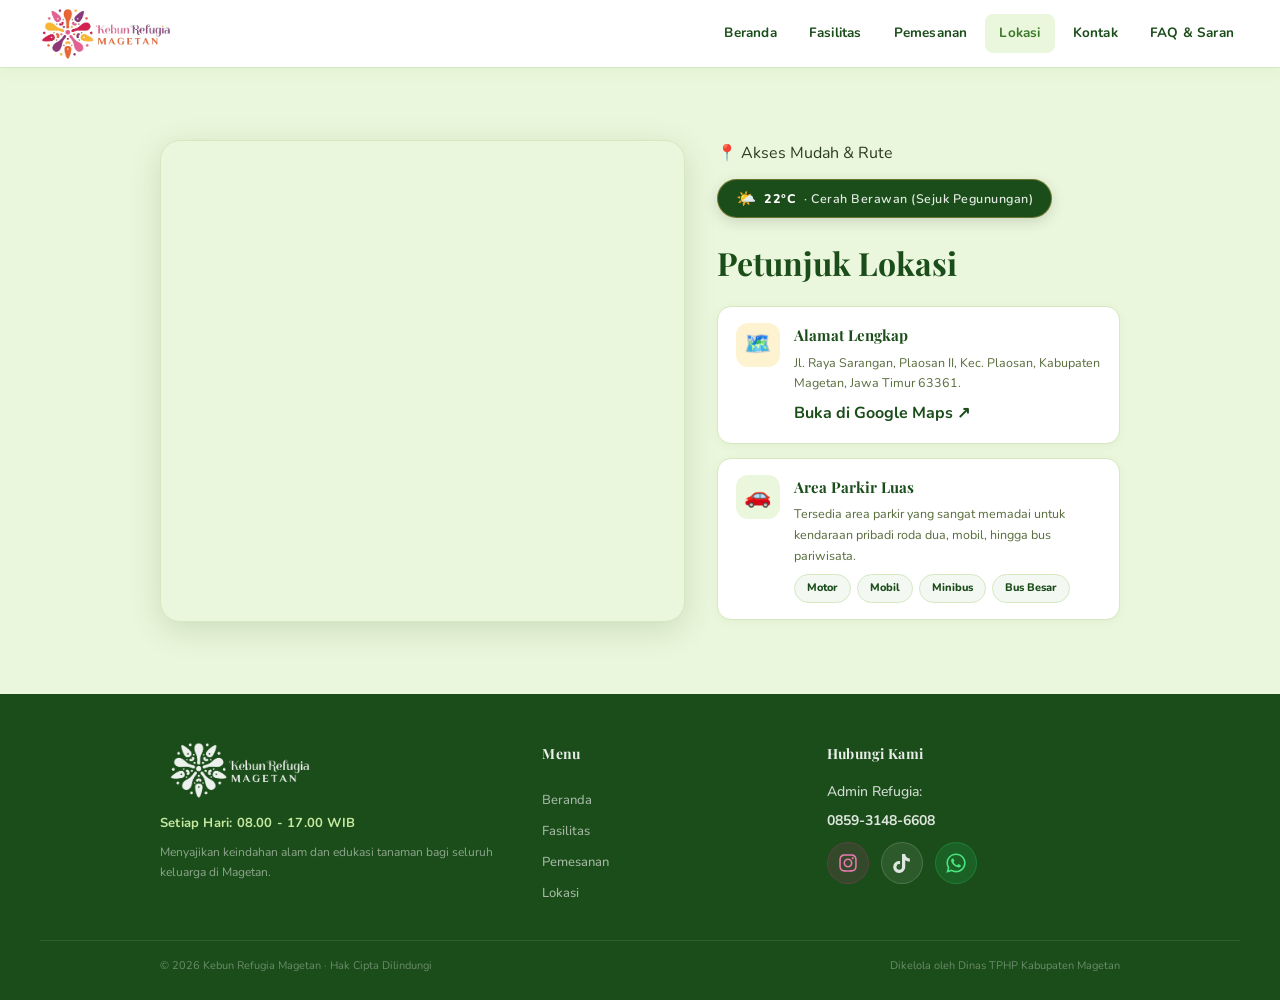
<file: lokasi.html>
<!DOCTYPE html>
<html lang="id">
<head>
  <meta charset="UTF-8">
  <meta name="viewport" content="width=device-width, initial-scale=1.0">
  <title>Lokasi & Peta Petunjuk Rute - Kebun Refugia Magetan</title>
  <meta name="description" content="Lokasi dan panduan rute menuju Kebun Refugia Magetan di kaki Gunung Lawu, dilengkapi peta Google Maps interaktif.">

  <!-- Favicon -->
  <link rel="icon" type="image/png" href="assets/img/favicon.png?v=2">

  <!-- Open Graph -->
  <meta property="og:type" content="website">
  <meta property="og:title" content="Lokasi & Peta - Kebun Refugia Magetan">
  <meta property="og:description" content="Panduan rute & peta navigasi menuju Kebun Refugia Magetan.">
  <meta property="og:image" content="https://kebunrefugiamagetan.vercel.app/assets/img/LOGO_REFUGIA.png">

  <link href="https://fonts.googleapis.com/css2?family=Playfair+Display:ital,wght@0,500;0,700;1,500&family=Nunito:wght@300;400;500;600;700;800&family=Dancing+Script:wght@600;700&display=swap" rel="stylesheet">
  
  <link rel="stylesheet" href="assets/css/index.css?v=2">
  <link rel="stylesheet" href="assets/css/fasilitas.css">
  <link rel="stylesheet" href="assets/css/pemesanan.css">
  <link rel="stylesheet" href="assets/css/lokasi.css">
  <link rel="stylesheet" href="assets/css/kontak.css">
  <link rel="stylesheet" href="assets/css/faq.css">
</head>
<body>

  <nav class="navbar">
    <a href="index.html" class="nav-logo">
      <img src="assets/img/LOGO_REFUGIA.png" alt="Logo Kebun Refugia">
    </a>
    <div class="nav-links">
      <a href="index.html">Beranda</a>
      <a href="fasilitas.html">Fasilitas</a>
      <a href="pemesanan.html">Pemesanan</a>
      <a href="lokasi.html" class="active">Lokasi</a>
      <a href="kontak.html">Kontak</a>
      <a href="faq.html">FAQ & Saran</a>
    </div>
    
    <div class="hamburger">
      <span></span>
      <span></span>
      <span></span>
    </div>
  </nav>

  <section class="section alt" id="lokasi">
    <div class="inner lokasi-grid">
      
      <div class="map-vis">
        <iframe 
          src="https://www.google.com/maps/embed?pb=!1m18!1m12!1m3!1d3954.513473919423!2d111.2384777!3d-7.6710408!2m3!1f0!2f0!3f0!3m2!1i1024!2i768!4f13.1!3m3!1m2!1s0x2e798fbad77cb493%3A0xfe5854b2f7a01ab8!2sKebun%20Refugia%20Magetan!5e0!3m2!1sid!2sid!4v1700000000000!5m2!1sid!2sid" 
          width="100%" 
          height="100%" 
          style="border:0; width:100%; height:100%; min-height:480px;" 
          allowfullscreen="" 
          loading="lazy" 
          referrerpolicy="no-referrer-when-downgrade"
          title="Google Maps Interaktif Kebun Refugia Magetan">
        </iframe>
      </div>
      
      <div class="lok-cards">
        <div style="display: flex; align-items: center; justify-content: space-between; gap: 12px; flex-wrap: wrap; margin-bottom: 6px;">
          <span class="chip green" style="margin:0;">📍 Akses Mudah & Rute</span>
          <div id="weatherWidget"></div>
        </div>
        <h2 class="sec-title" style="margin-top: 4px; margin-bottom: 8px;">Petunjuk Lokasi</h2>
        
        <div class="lok-card">
          <div class="lok-ico" style="background:var(--y3); color:var(--y1);">🗺️</div>
          <div>
            <h4>Alamat Lengkap</h4>
            <p>Jl. Raya Sarangan, Plaosan II, Kec. Plaosan, Kabupaten Magetan, Jawa Timur 63361.</p>
            <a href="https://www.google.com/maps/place/Kebun+Refugia+Magetan/@-7.6813677,111.2535154,17z/data=!4m15!1m8!3m7!1s0x2e798fbad77cb493:0xfe5854b2f7a01ab8!2sKebun+Refugia+Magetan!8m2!3d-7.6813677!4d111.2535154!10e1!16s%2Fg%2F11fp8cv54_!3m5!1s0x2e798fbad77cb493:0xfe5854b2f7a01ab8!8m2!3d-7.6813677!4d111.2535154!16s%2Fg%2F11fp8cv54_?entry=ttu&g_ep=EgoyMDI2MDYyMS4wIKXMDSoASAFQAw%3D%3D" target="_blank" rel="noopener noreferrer" style="color: var(--g1); font-weight: bold; text-decoration: none; display: inline-flex; align-items: center; gap: 4px; margin-top: 6px;">
              Buka di Google Maps ↗
            </a>
          </div>
        </div>
        
        <div class="lok-card">
          <div class="lok-ico" style="background:var(--g5); color:var(--g2);">🚗</div>
          <div>
            <h4>Area Parkir Luas</h4>
            <p>Tersedia area parkir yang sangat memadai untuk kendaraan pribadi roda dua, mobil, hingga bus pariwisata.</p>
            <div class="parkir-tags">
              <span class="parkir-tag">Motor</span>
              <span class="parkir-tag">Mobil</span>
              <span class="parkir-tag">Minibus</span>
              <span class="parkir-tag">Bus Besar</span>
            </div>
          </div>
        </div>
      </div>
    </div>
  </section>

  <footer class="footer">
    <div class="footer-inner inner">
      <div>
        <img src="assets/img/LOGO_REFUGIA.png" alt="Logo Refugia" class="ft-logo">
        <div class="ft-jam">Buka Setiap Hari: 08.00 - 17.00 WIB</div>
        <p class="ft-tagline">Menyajikan keindahan alam dan edukasi tanaman bagi seluruh keluarga di Magetan.</p>
      </div>
      <div class="ft-nav">
        <h4 class="ft-heading">Menu</h4>
        <a href="index.html">Beranda</a>
        <a href="fasilitas.html">Fasilitas</a>
        <a href="pemesanan.html">Pemesanan</a>
        <a href="lokasi.html">Lokasi</a>
      </div>
      <div>
        <h4 class="ft-heading">Hubungi Kami</h4>
         <p style="color: rgba(255,255,255,0.8); font-size: 14px; margin-bottom: 5px; font-weight: 500;">Admin Refugia:</p>
        <a href="tel:0859-3148-6608" class="ft-phone">0859-3148-6608</a>
        <div class="ft-socials" style="margin-top:10px;">
          
          <!-- Ikon SVG Instagram -->
          <a href="https://www.instagram.com/kebunrefugiamagetan/" class="ft-social-btn ft-ig" target="_blank" aria-label="Instagram">
            <svg viewBox="0 0 448 512" width="20" height="20" fill="currentColor"><path d="M224.1 141c-63.6 0-114.9 51.3-114.9 114.9s51.3 114.9 114.9 114.9S339 319.5 339 255.9 287.7 141 224.1 141zm0 189.6c-41.1 0-74.7-33.5-74.7-74.7s33.5-74.7 74.7-74.7 74.7 33.5 74.7 74.7-33.6 74.7-74.7 74.7zm146.4-194.3c0 14.9-12 26.8-26.8 26.8-14.9 0-26.8-12-26.8-26.8s12-26.8 26.8-26.8 26.8 12.2 26.8 26.8zm76.1 27.2c-1.7-35.9-9.9-67.7-36.2-93.9-26.2-26.2-58-34.4-93.9-36.2-37-2.1-147.9-2.1-184.9 0-35.8 1.7-67.6 9.9-93.9 36.1s-34.4 58-36.2 93.9c-2.1 37-2.1 147.9 0 184.9 1.7 35.9 9.9 67.7 36.2 93.9s58 34.4 93.9 36.2c37 2.1 147.9 2.1 184.9 0 35.9-1.7 67.7-9.9 93.9-36.2 26.2-26.2 34.4-58 36.2-93.9 2.1-37 2.1-147.8 0-184.8zM398.8 388c-7.8 19.6-22.9 34.7-42.6 42.6-29.5 11.7-99.5 9-132.1 9s-102.7 2.6-132.1-9c-19.6-7.8-34.7-22.9-42.6-42.6-11.7-29.5-9-99.5-9-132.1s-2.6-102.7 9-132.1c7.8-19.6 22.9-34.7 42.6-42.6 29.5-11.7 99.5-9 132.1-9s102.7-2.6 132.1 9c19.6 7.8 34.7 22.9 42.6 42.6 11.7 29.5 9 99.5 9 132.1s2.7 102.7-9 132.1z"/></svg>
          </a>
          
          <!-- Ikon SVG TikTok -->
          <a href="https://www.tiktok.com/@kebunrefugiamagetan" class="ft-social-btn ft-tt" target="_blank" aria-label="TikTok">
            <svg viewBox="0 0 448 512" width="19" height="19" fill="currentColor"><path d="M448 209.9a210.1 210.1 0 0 1 -122.8-39.3V349.4A162.6 162.6 0 1 1 185 188.3V278.2a74.6 74.6 0 1 0 52.2 71.2V0l88 0a121.2 121.2 0 0 0 1.9 22.2h0A122.2 122.2 0 0 0 381 102.4a121.4 121.4 0 0 0 67 20.1z"/></svg>
          </a>
          
          <!-- Ikon SVG WhatsApp -->
          <a href="https://api.whatsapp.com/send?phone=6285931486608&text=Silahkan%20menuliskan%20pertanyaan%20atau%20kritik%20dan%20saran%20anda." class="ft-social-btn ft-wa" target="_blank" aria-label="WhatsApp">
            <svg viewBox="0 0 448 512" width="22" height="22" fill="currentColor"><path d="M380.9 97.1C339 55.1 283.2 32 223.9 32c-122.4 0-222 99.6-222 222 0 39.1 10.2 77.3 29.6 111L0 480l117.7-30.9c32.4 17.7 68.9 27 106.1 27h.1c122.3 0 224.1-99.6 224.1-222 0-59.3-25.2-115-67.1-157.1zm-157 341.6c-33.2 0-65.7-8.9-94-25.7l-6.7-4-69.8 18.3L72 359.2l-4.4-7c-18.5-29.4-28.2-63.3-28.2-98.2 0-101.7 82.8-184.5 184.6-184.5 49.3 0 95.6 19.2 130.4 54.1 34.8 34.9 56.2 81.2 56.1 130.5 0 101.8-84.9 184.6-186.6 184.6zm101.2-138.2c-5.5-2.8-32.8-16.2-37.9-18-5.1-1.9-8.8-2.8-12.5 2.8-3.7 5.6-14.3 18-17.6 21.8-3.2 3.7-6.5 4.2-12 1.4-32.6-16.3-54-29.1-75.5-66-5.7-9.8 5.7-9.1 16.3-30.3 1.8-3.7 .9-6.9-.5-9.7-1.4-2.8-12.5-30.1-17.1-41.2-4.5-10.8-9.1-9.3-12.5-9.5-3.2-.2-6.9-.2-10.6-.2-3.7 0-9.7 1.4-14.8 6.9-5.1 5.6-19.4 19-19.4 46.3 0 27.3 19.9 53.7 22.6 57.4 2.8 3.7 39.1 59.7 94.8 83.8 35.2 15.2 49 16.5 66.6 13.9 10.7-1.6 32.8-13.4 37.4-26.4 4.6-13 4.6-24.1 3.2-26.4-1.3-2.5-5-3.9-10.5-6.6z"/></svg>
          </a>

        </div>
      </div>
    </div>
    <hr class="footer-hr">
    <div class="footer-btm inner">
      <p>© 2026 Kebun Refugia Magetan · Hak Cipta Dilindungi</p>
      <p>Dikelola oleh Dinas TPHP Kabupaten Magetan</p>
    </div>
  </footer>

  <script src="assets/js/db.js"></script>
  <script src="assets/js/weather.js"></script>
  <script src="assets/js/main.js"></script>
  <script src="assets/js/fasilitas.js"></script>
  <script src="assets/js/kontak.js"></script>
  <script src="assets/js/faq.js"></script>
  <script src="assets/js/router.js"></script>
</body>
</html>
</file>
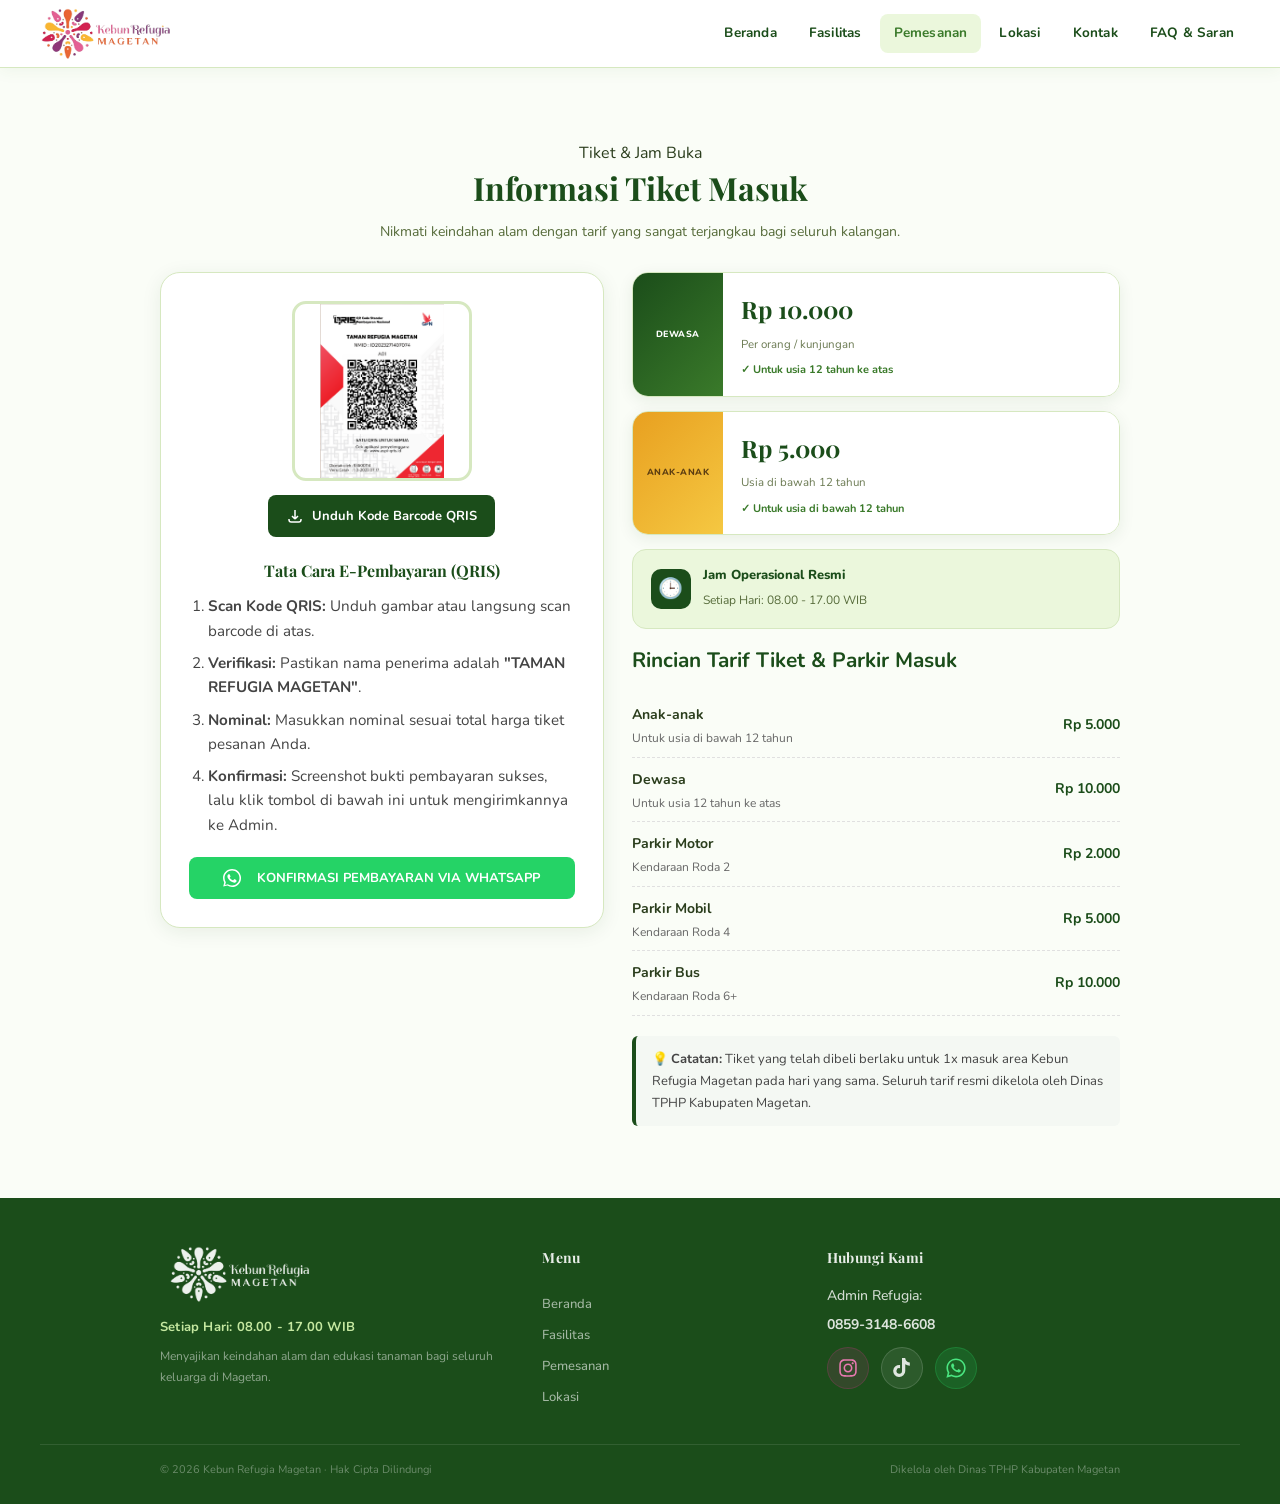
<file: pemesanan.html>
<!DOCTYPE html>
<html lang="id">
<head>
  <meta charset="UTF-8">
  <meta name="viewport" content="width=device-width, initial-scale=1.0">
  <title>Pemesanan Tiket & Tarif - Kebun Refugia Magetan</title>
  <meta name="description" content="Informasi tiket masuk, tarif parkir, dan tata cara pembayaran QRIS Kebun Refugia Magetan.">
  <meta name="keywords" content="Tiket Refugia Magetan, Harga Masuk Refugia, Pembayaran QRIS Refugia">

  <!-- Favicon -->
  <link rel="icon" type="image/png" href="assets/img/favicon.png?v=2">

  <!-- Open Graph -->
  <meta property="og:type" content="website">
  <meta property="og:title" content="Pemesanan Tiket & Tarif - Kebun Refugia Magetan">
  <meta property="og:description" content="Informasi lengkap harga tiket masuk dan e-pembayaran QRIS Kebun Refugia.">
  <meta property="og:image" content="https://kebunrefugiamagetan.vercel.app/assets/img/LOGO_REFUGIA.png">

  <link href="https://fonts.googleapis.com/css2?family=Playfair+Display:ital,wght@0,500;0,700;1,500&family=Nunito:wght@300;400;500;600;700;800&family=Dancing+Script:wght@600;700&display=swap" rel="stylesheet">
  
  <link rel="stylesheet" href="assets/css/index.css?v=2">
  <link rel="stylesheet" href="assets/css/fasilitas.css">
  <link rel="stylesheet" href="assets/css/pemesanan.css">
  <link rel="stylesheet" href="assets/css/lokasi.css">
  <link rel="stylesheet" href="assets/css/kontak.css">
  <link rel="stylesheet" href="assets/css/faq.css">
</head>
<body>

  <nav class="navbar">
    <a href="index.html" class="nav-logo">
      <img src="assets/img/LOGO_REFUGIA.png" alt="Logo Kebun Refugia">
    </a>
    <div class="nav-links">
      <a href="index.html">Beranda</a>
      <a href="fasilitas.html">Fasilitas</a>
      <a href="pemesanan.html" class="active">Pemesanan</a>
      <a href="lokasi.html">Lokasi</a>
      <a href="kontak.html">Kontak</a>
      <a href="faq.html">FAQ & Saran</a>
    </div>

    <div class="hamburger">
      <span></span>
      <span></span>
      <span></span>
    </div>
  </nav>

  <section class="section" id="pemesanan">
    <div class="inner">
      <div style="text-align:center;">
        <span class="chip gold">Tiket & Jam Buka</span>
        <h2 class="sec-title">Informasi Tiket Masuk</h2>
        <p class="sec-sub">Nikmati keindahan alam dengan tarif yang sangat terjangkau bagi seluruh kalangan.</p>
      </div>
      
      <div class="pemes-grid">
        <div class="qr-box">
          <img src="assets/img/Qrish Kebun Refugia Magetan.png" id="qrisImgDisplay" alt="QRIS Kebun Refugia Magetan">
          
          <div style="margin-top: 12px; margin-bottom: 20px;">
            <a href="assets/img/Qrish Kebun Refugia Magetan.png" id="qrisDownloadBtn" download="QRIS_Kebun_Refugia.png" class="btn-download-qr" style="display: inline-flex; align-items: center; gap: 8px; padding: 10px 18px; background: var(--g1, #184432); color: #fff; text-decoration: none; border-radius: 8px; font-weight: 700; font-size: 13px;">
              <svg width="18" height="18" fill="none" stroke="currentColor" stroke-width="2" viewBox="0 0 24 24"><path d="M4 16v1a3 3 0 003 3h10a3 3 0 003-3v-1m-4-4l-4 4m0 0l-4-4m4 4V4"/></svg>
              Unduh Kode Barcode QRIS
            </a>
          </div>

          <h3 style="margin-bottom: 10px;">Tata Cara E-Pembayaran (QRIS)</h3>
          
          <div style="text-align: left; font-size: 0.95rem; line-height: 1.6; color: #444;">
            <ol style="padding-left: 1.2rem; margin-bottom: 20px;">
              <li style="margin-bottom: 8px;"><strong>Scan Kode QRIS:</strong> Unduh gambar atau langsung scan barcode di atas.</li>
              <li style="margin-bottom: 8px;"><strong>Verifikasi:</strong> Pastikan nama penerima adalah <strong id="qrisAccountName">"TAMAN REFUGIA MAGETAN"</strong>.</li>
              <li style="margin-bottom: 8px;"><strong>Nominal:</strong> Masukkan nominal sesuai total harga tiket pesanan Anda.</li>
              <li style="margin-bottom: 8px;"><strong>Konfirmasi:</strong> Screenshot bukti pembayaran sukses, lalu klik tombol di bawah ini untuk mengirimkannya ke Admin.</li>
            </ol>
            
            <button class="btn-wa-order" id="qrisWaConfirmBtn" style="width: 100%; justify-content: center; text-align: center; background-color: #25D366; color: white; border: none; padding: 12px; border-radius: 8px; font-weight: bold; cursor: pointer; display: flex; align-items: center;" onclick="window.location.href='https://api.whatsapp.com/send?phone=6285931486608&text=Halo%20Admin%20Kebun%20Refugia,%20saya%20ingin%20mengkonfirmasi%20pembayaran%20tiket%20melalui%20QRIS.%20Berikut%20saya%20lampirkan%20bukti%20transfernya.'">
              <svg width="18" height="18" fill="currentColor" viewBox="0 0 24 24" style="margin-right: 8px;"><path d="M12.031 0C5.39 0 0 5.39 0 12.031c0 2.128.555 4.204 1.613 6.033L.278 23.4l5.484-1.44A11.94 11.94 0 0 0 12.03 24c6.64 0 12.03-5.39 12.03-12.03S18.672 0 12.031 0zm0 22.016a9.914 9.914 0 0 1-5.068-1.39l-.363-.215-3.766.988.998-3.67-.235-.376a9.92 9.92 0 0 1-1.517-5.322c0-5.485 4.463-9.948 9.95-9.948 5.488 0 9.95 4.463 9.95 9.948 0 5.486-4.462 9.949-9.949 9.949zm5.484-7.464c-.301-.151-1.782-.879-2.059-.979-.276-.1-.477-.151-.678.15-.201.302-.778.979-.953 1.18-.176.201-.352.226-.653.075-.301-.15-1.272-.468-2.423-1.317-.896-.66-1.501-1.474-1.677-1.776-.176-.301-.019-.465.132-.615.135-.136.301-.352.452-.527.15-.176.201-.301.301-.502.1-.201.05-.376-.025-.527-.075-.15-.678-1.631-.928-2.233-.245-.588-.493-.508-.678-.517-.176-.008-.377-.008-.577-.008-.201 0-.528.075-.804.376-.276.302-1.054 1.03-1.054 2.511s1.079 2.911 1.23 3.112c.15.201 2.122 3.238 5.14 4.542.718.309 1.278.494 1.716.632.72.228 1.376.196 1.892.119.577-.086 1.782-.728 2.033-1.431.251-.703.251-1.305.176-1.431-.075-.126-.276-.201-.577-.352z"/></svg>
              KONFIRMASI PEMBAYARAN VIA WHATSAPP
            </button>
          </div>
        </div>
        <div class="tiket-stack">
          <div class="tcard">
            <div class="tcard-left" style="background: linear-gradient(135deg, var(--g1), var(--g2)); color: white;">
              <span class="tlabel">Dewasa</span>
            </div>
            <div class="tcard-right">
              <strong id="priceDewasa">Rp 10.000</strong>
              <span class="tsub">Per orang / kunjungan</span>
              <span class="tnote" id="descDewasa">✓ cocok untuk rekreasi, edukasi, dan bersantai bersama keluarga</span>
            </div>
          </div>
          
          <div class="tcard">
            <div class="tcard-left" style="background: linear-gradient(135deg, var(--y1), var(--y2)); color: var(--br);">
              <span class="tlabel">Anak-Anak</span>
            </div>
            <div class="tcard-right">
              <strong id="priceAnak">Rp 5.000</strong>
              <span class="tsub">Usia di bawah 12 tahun</span>
              <span class="tnote" id="descAnak">✓ Gratis masuk untuk balita (di bawah 3 tahun)</span>
            </div>
          </div>
          
          <div class="jam-info">
            <div class="jam-ico" style="color: white;">🕒</div>
            <div>
              <strong>Jam Operasional Resmi</strong>
              <span id="jamBukaDisplay">Setiap Hari: 08.00 - 17.00 WIB</span>
            </div>
          </div>

        <div class="pemes-card-info">
          <h3 style="color: var(--g1); margin-bottom: 15px; font-size: 1.3rem;">Rincian Tarif Tiket & Parkir Masuk</h3>
          
          <div style="margin-bottom: 20px;">
            <ul id="ticketListDynamic" style="list-style: none; padding-left: 0; color: #555;">
              <li style="padding: 6px 0; border-bottom: 1px dashed #e0e0e0; display: flex; justify-content: space-between;">
                <span>Anak-anak (di bawah 12 thn)</span>
                <strong style="color: var(--g1);">Rp 5.000 / orang</strong>
              </li>
              <li style="padding: 6px 0; border-bottom: 1px dashed #e0e0e0; display: flex; justify-content: space-between;">
                <span>Dewasa (12 thn ke atas)</span>
                <strong style="color: var(--g1);">Rp 10.000 / orang</strong>
              </li>
              <li style="padding: 6px 0; border-bottom: 1px dashed #e0e0e0; display: flex; justify-content: space-between;">
                <span>Parkir Motor</span>
                <strong style="color: var(--g1);">Rp 2.000</strong>
              </li>
              <li style="padding: 6px 0; border-bottom: 1px dashed #e0e0e0; display: flex; justify-content: space-between;">
                <span>Parkir Mobil</span>
                <strong style="color: var(--g1);">Rp 5.000</strong>
              </li>
              <li style="padding: 6px 0; border-bottom: 1px dashed #e0e0e0; display: flex; justify-content: space-between;">
                <span>Parkir Bus</span>
                <strong style="color: var(--g1);">Rp 10.000</strong>
              </li>
            </ul>
          </div>

          <div class="info-note" style="background: #F4F8F3; border-left: 4px solid var(--g1); padding: 12px 16px; border-radius: 6px; font-size: 13px; color: #444;">
            💡 <strong>Catatan:</strong> Tiket yang telah dibeli berlaku untuk 1x masuk area Kebun Refugia Magetan pada hari yang sama. Seluruh tarif resmi dikelola oleh Dinas TPHP Kabupaten Magetan.
          </div>
        </div>
      </div>
    </div>
  </section>

  <footer class="footer">
    <div class="footer-inner inner">
      <div>
        <img src="assets/img/LOGO_REFUGIA.png" alt="Logo Refugia" class="ft-logo">
        <div class="ft-jam">Buka Setiap Hari: 08.00 - 17.00 WIB</div>
        <p class="ft-tagline">Menyajikan keindahan alam dan edukasi tanaman bagi seluruh keluarga di Magetan.</p>
      </div>
      <div class="ft-nav">
        <h4 class="ft-heading">Menu</h4>
        <a href="index.html">Beranda</a>
        <a href="fasilitas.html">Fasilitas</a>
        <a href="pemesanan.html">Pemesanan</a>
        <a href="lokasi.html">Lokasi</a>
      </div>
      <div>
        <h4 class="ft-heading">Hubungi Kami</h4>
        <p style="color: rgba(255,255,255,0.8); font-size: 14px; margin-bottom: 5px; font-weight: 500;">Admin Refugia:</p>
        <a href="tel:0859-3148-6608" class="ft-phone">0859-3148-6608</a>
        <div class="ft-socials" style="margin-top:10px;">
          
          <!-- Ikon SVG Instagram -->
          <a href="https://www.instagram.com/kebunrefugiamagetan/" class="ft-social-btn ft-ig" target="_blank" aria-label="Instagram">
            <svg viewBox="0 0 448 512" width="20" height="20" fill="currentColor"><path d="M224.1 141c-63.6 0-114.9 51.3-114.9 114.9s51.3 114.9 114.9 114.9S339 319.5 339 255.9 287.7 141 224.1 141zm0 189.6c-41.1 0-74.7-33.5-74.7-74.7s33.5-74.7 74.7-74.7 74.7 33.5 74.7 74.7-33.6 74.7-74.7 74.7zm146.4-194.3c0 14.9-12 26.8-26.8 26.8-14.9 0-26.8-12-26.8-26.8s12-26.8 26.8-26.8 26.8 12.2 26.8 26.8zm76.1 27.2c-1.7-35.9-9.9-67.7-36.2-93.9-26.2-26.2-58-34.4-93.9-36.2-37-2.1-147.9-2.1-184.9 0-35.8 1.7-67.6 9.9-93.9 36.1s-34.4 58-36.2 93.9c-2.1 37-2.1 147.9 0 184.9 1.7 35.9 9.9 67.7 36.2 93.9s58 34.4 93.9 36.2c37 2.1 147.9 2.1 184.9 0 35.9-1.7 67.7-9.9 93.9-36.2 26.2-26.2 34.4-58 36.2-93.9 2.1-37 2.1-147.8 0-184.8zM398.8 388c-7.8 19.6-22.9 34.7-42.6 42.6-29.5 11.7-99.5 9-132.1 9s-102.7 2.6-132.1-9c-19.6-7.8-34.7-22.9-42.6-42.6-11.7-29.5-9-99.5-9-132.1s-2.6-102.7 9-132.1c7.8-19.6 22.9-34.7 42.6-42.6 29.5-11.7 99.5-9 132.1-9s102.7-2.6 132.1 9c19.6 7.8 34.7 22.9 42.6 42.6 11.7 29.5 9 99.5 9 132.1s2.7 102.7-9 132.1z"/></svg>
          </a>
          
          <!-- Ikon SVG TikTok -->
          <a href="https://www.tiktok.com/@kebunrefugiamagetan" class="ft-social-btn ft-tt" target="_blank" aria-label="TikTok">
            <svg viewBox="0 0 448 512" width="19" height="19" fill="currentColor"><path d="M448 209.9a210.1 210.1 0 0 1 -122.8-39.3V349.4A162.6 162.6 0 1 1 185 188.3V278.2a74.6 74.6 0 1 0 52.2 71.2V0l88 0a121.2 121.2 0 0 0 1.9 22.2h0A122.2 122.2 0 0 0 381 102.4a121.4 121.4 0 0 0 67 20.1z"/></svg>
          </a>
          
          <!-- Ikon SVG WhatsApp -->
          <a href="https://api.whatsapp.com/send?phone=6285931486608&text=Silahkan%20menuliskan%20pertanyaan%20atau%20kritik%20dan%20saran%20anda." class="ft-social-btn ft-wa" target="_blank" aria-label="WhatsApp">
            <svg viewBox="0 0 448 512" width="22" height="22" fill="currentColor"><path d="M380.9 97.1C339 55.1 283.2 32 223.9 32c-122.4 0-222 99.6-222 222 0 39.1 10.2 77.3 29.6 111L0 480l117.7-30.9c32.4 17.7 68.9 27 106.1 27h.1c122.3 0 224.1-99.6 224.1-222 0-59.3-25.2-115-67.1-157.1zm-157 341.6c-33.2 0-65.7-8.9-94-25.7l-6.7-4-69.8 18.3L72 359.2l-4.4-7c-18.5-29.4-28.2-63.3-28.2-98.2 0-101.7 82.8-184.5 184.6-184.5 49.3 0 95.6 19.2 130.4 54.1 34.8 34.9 56.2 81.2 56.1 130.5 0 101.8-84.9 184.6-186.6 184.6zm101.2-138.2c-5.5-2.8-32.8-16.2-37.9-18-5.1-1.9-8.8-2.8-12.5 2.8-3.7 5.6-14.3 18-17.6 21.8-3.2 3.7-6.5 4.2-12 1.4-32.6-16.3-54-29.1-75.5-66-5.7-9.8 5.7-9.1 16.3-30.3 1.8-3.7 .9-6.9-.5-9.7-1.4-2.8-12.5-30.1-17.1-41.2-4.5-10.8-9.1-9.3-12.5-9.5-3.2-.2-6.9-.2-10.6-.2-3.7 0-9.7 1.4-14.8 6.9-5.1 5.6-19.4 19-19.4 46.3 0 27.3 19.9 53.7 22.6 57.4 2.8 3.7 39.1 59.7 94.8 83.8 35.2 15.2 49 16.5 66.6 13.9 10.7-1.6 32.8-13.4 37.4-26.4 4.6-13 4.6-24.1 3.2-26.4-1.3-2.5-5-3.9-10.5-6.6z"/></svg>
          </a>

        </div>
      </div>
    </div>
    <hr class="footer-hr">
    <div class="footer-btm inner">
      <p>© 2026 Kebun Refugia Magetan · Hak Cipta Dilindungi</p>
      <p>Dikelola oleh Dinas TPHP Kabupaten Magetan</p>
    </div>
  </footer>

  <script src="assets/js/db.js"></script>
  <script src="assets/js/main.js"></script>
  <script>
    document.addEventListener('DOMContentLoaded', () => {
      function renderDynamicTickets() {
        if (typeof RefugiaDB === 'undefined') return;
        const tickets = RefugiaDB.getTickets();
        const settings = RefugiaDB.getSettings();

        // Sync Jam Operasional
        const jamEls = document.querySelectorAll('.jam-info span, .ft-jam');
        jamEls.forEach(el => {
          if (settings.jamBuka) el.textContent = settings.jamBuka;
        });

        // Sync QRIS Account Name & Image
        if (settings.qrisAccount && document.getElementById('qrisAccountName')) {
          document.getElementById('qrisAccountName').textContent = `"${settings.qrisAccount}"`;
        }
        if (settings.qrisUrl) {
          const qImg = document.getElementById('qrisImgDisplay');
          const qBtn = document.getElementById('qrisDownloadBtn');
          if (qImg) qImg.src = settings.qrisUrl;
          if (qBtn) qBtn.href = settings.qrisUrl;
        }

        // Sync Main Ticket Cards
        const tcardElements = document.querySelectorAll('.tcard');
        const dewasaTicket = tickets.find(t => t.type.toLowerCase().includes('dewasa'));
        const anakTicket = tickets.find(t => t.type.toLowerCase().includes('anak'));

        if (dewasaTicket && tcardElements[0]) {
          const priceEl = tcardElements[0].querySelector('strong');
          const descEl = document.getElementById('descDewasa');
          if (priceEl) priceEl.textContent = 'Rp ' + dewasaTicket.price.toLocaleString('id-ID');
          if (descEl && dewasaTicket.desc) descEl.textContent = '✓ ' + dewasaTicket.desc;
        }

        if (anakTicket && tcardElements[1]) {
          const priceEl = tcardElements[1].querySelector('strong');
          const descEl = document.getElementById('descAnak');
          if (priceEl) priceEl.textContent = 'Rp ' + anakTicket.price.toLocaleString('id-ID');
          if (descEl && anakTicket.desc) descEl.textContent = '✓ ' + anakTicket.desc;
        }

        // Render Dynamic Ticket List
        const ticketListDynamic = document.getElementById('ticketListDynamic');
        if (ticketListDynamic && tickets.length > 0) {
          ticketListDynamic.innerHTML = '';
          tickets.forEach(t => {
            if (t.status === 'Nonaktif') return;
            const li = document.createElement('li');
            li.style.cssText = 'padding: 8px 0; border-bottom: 1px dashed #e0e0e0; display: flex; justify-content: space-between; align-items: center;';
            li.innerHTML = `
              <div>
                <strong style="color:#2A3D1C; font-size:14px;">${t.type}</strong>
                ${t.desc ? `<div style="font-size:12px; color:#666;">${t.desc}</div>` : ''}
              </div>
              <strong style="color: var(--g1, #184432); font-size:14px;">Rp ${t.price.toLocaleString('id-ID')}</strong>
            `;
            ticketListDynamic.appendChild(li);
          });
        }
      }

      renderDynamicTickets();
      window.addEventListener('storage', renderDynamicTickets);
      window.addEventListener('refugia_db_updated', renderDynamicTickets);
      
      const prevReinit = window.reinitPublicPage;
      window.reinitPublicPage = function() {
        if (typeof prevReinit === 'function') prevReinit();
        renderDynamicTickets();
      };
    });

    // Global QRIS Barcode Download Event Listener
    document.addEventListener('click', function(e) {
      const qBtn = e.target.closest('#qrisDownloadBtn, .btn-download-qr');
      if (qBtn) {
        e.preventDefault();
        e.stopPropagation();

        const qImg = document.getElementById('qrisImgDisplay');
        const imgSrc = (qBtn.getAttribute('href') && qBtn.getAttribute('href') !== '#')
          ? qBtn.getAttribute('href')
          : (qImg ? qImg.src : 'assets/img/Qrish Kebun Refugia Magetan.png');

        if (!imgSrc) return;

        if (imgSrc.startsWith('data:')) {
          const a = document.createElement('a');
          a.href = imgSrc;
          a.download = 'QRIS_Kebun_Refugia.png';
          document.body.appendChild(a);
          a.click();
          document.body.removeChild(a);
        } else {
          fetch(imgSrc)
            .then(res => res.blob())
            .then(blob => {
              const blobUrl = URL.createObjectURL(blob);
              const a = document.createElement('a');
              a.href = blobUrl;
              a.download = 'QRIS_Kebun_Refugia.png';
              document.body.appendChild(a);
              a.click();
              document.body.removeChild(a);
              setTimeout(() => URL.revokeObjectURL(blobUrl), 1000);
            })
            .catch(() => {
              const a = document.createElement('a');
              a.href = imgSrc;
              a.download = 'QRIS_Kebun_Refugia.png';
              a.target = '_blank';
              document.body.appendChild(a);
              a.click();
              document.body.removeChild(a);
            });
        }
      }
    });
  </script>
  <script src="assets/js/fasilitas.js"></script>
  <script src="assets/js/kontak.js"></script>
  <script src="assets/js/faq.js"></script>
  <script src="assets/js/router.js"></script>
</body>
</html>
</file>
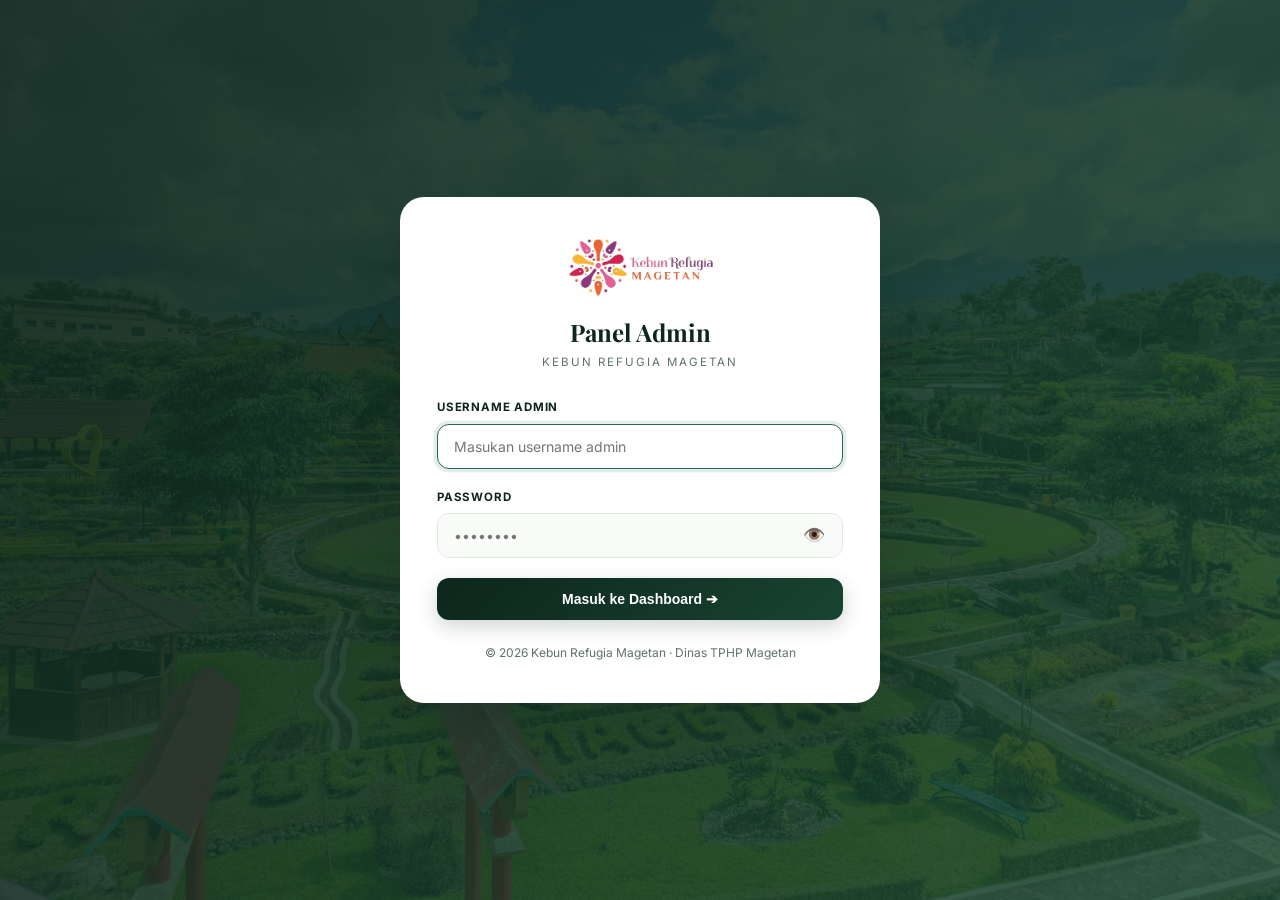
<file: admin/login.html>
<!DOCTYPE html>
<html lang="id">
<head>
  <meta charset="UTF-8">
  <meta name="viewport" content="width=device-width, initial-scale=1.0">
  <title>Login Panel Admin - Kebun Refugia Magetan</title>
  
  <!-- Absolute Asset Paths for Vercel CleanUrls -->
  <link rel="icon" type="image/png" href="/assets/img/favicon.png?v=2">
  <link href="https://fonts.googleapis.com/css2?family=Playfair+Display:wght@700&family=Inter:wght@400;600;700;800&display=swap" rel="stylesheet">
  <link rel="stylesheet" href="/admin/admin.css">
</head>
<body class="login-page">

  <div class="login-card">
    <div class="login-logo">
      <img src="/assets/img/LOGO_REFUGIA.png" alt="Logo Kebun Refugia">
      <h1>Panel Admin</h1>
      <p>Kebun Refugia Magetan</p>
    </div>

    <form id="loginForm">
      <div class="form-group">
        <label for="username">Username Admin</label>
        <input type="text" id="username" class="form-control" placeholder="Masukan username admin" required autofocus autocomplete="username">
      </div>

      <div class="form-group">
        <label for="password">Password</label>
        <div class="password-toggle-wrapper">
          <input type="password" id="password" class="form-control" placeholder="••••••••" required autocomplete="current-password">
          <button type="button" class="btn-toggle-password" title="Lihat Password" aria-label="Toggle Password Visibility">👁️</button>
        </div>
      </div>

      <button type="submit" class="btn-primary">Masuk ke Dashboard ➔</button>
    </form>

    <div style="margin-top: 24px; font-size: 12px; color: var(--text-muted);">
      <p>© 2026 Kebun Refugia Magetan · Dinas TPHP Magetan</p>
    </div>
  </div>

  <script src="/admin/admin.js"></script>
</body>
</html>
</file>
<file: assets/css/index.css>
/* =========================================
   1. RESET & BASE
========================================= */
*, /* Sembunyikan scrollbar visual di seluruh website (tetap bisa di-scroll HP & Laptop) */
* {
  box-sizing: border-box;
  margin: 0;
  padding: 0;
  scrollbar-width: none !important;
  -ms-overflow-style: none !important;
}

::-webkit-scrollbar {
  width: 0px !important;
  height: 0px !important;
  display: none !important;
  background: transparent !important;
}

html { 
  scroll-behavior: smooth; 
  -ms-overflow-style: none;  /* IE and Edge */
  scrollbar-width: none;  /* Firefox */
}

/* Hide vertical scrollbar for Chrome, Safari, Opera, Edge */
::-webkit-scrollbar {
  display: none !important;
  width: 0 !important;
  height: 0 !important;
}

body { 
  font-family: 'Nunito', sans-serif; 
  background: #FAFDF7; 
  color: #2A3D1C; 
  overflow-x: hidden; 
  font-weight: 400; 
  line-height: 1.7; 
  -webkit-font-smoothing: antialiased; 
  -ms-overflow-style: none;
  scrollbar-width: none;
}

/* =========================================
   2. COLOR TOKENS (Variabel Warna)
========================================= */
:root {
  --g1: #1B4D1A; 
  --g2: #3A7A2A; 
  --g3: #6DB53B; 
  --g4: #C5E8A0; 
  --g5: #EBF7DC;
  --y1: #E8A020; 
  --y2: #F5C842; 
  --y3: #FEF3D0; 
  --br: #5C3D11;
  --cream: #FAFDF7; 
  --white: #FFFFFF; 
  --grey: #6B7A52; 
  --border: #D6E8C0;
  --text: #2A3D1C; 
  --text-light: #566B3A;
}

/* =========================================
   3. NAVBAR & HAMBURGER MENU
========================================= */
.navbar { 
  position: sticky; 
  top: 0; 
  z-index: 999; 
  background: rgba(255, 255, 255, 0.97); 
  backdrop-filter: blur(12px); 
  border-bottom: 1.5px solid var(--border); 
  height: 68px; 
  display: flex; 
  align-items: center; 
  justify-content: space-between; 
  padding: 0 32px; 
  box-shadow: 0 2px 16px rgba(58, 122, 42, 0.07); 
}

.nav-logo img { 
  height: 52px; 
  width: auto; 
  display: block; 
  object-fit: contain; 
}

.nav-links { 
  display: flex; 
  gap: 4px; 
}

.nav-links a { 
  font-family: 'Nunito', sans-serif; 
  font-weight: 700; 
  font-size: 13.5px; 
  color: var(--g1); 
  text-decoration: none; 
  padding: 8px 14px; 
  border-radius: 8px; 
  transition: all 0.2s ease; 
  letter-spacing: 0.2px; 
}

.nav-links a:hover, 
.nav-links a.active { 
  background: var(--g5); 
  color: var(--g2); 
}

.hamburger { 
  display: none; 
  cursor: pointer; 
  flex-direction: column; 
  gap: 5px; 
  z-index: 1000; 
}

.hamburger span { 
  width: 24px; 
  height: 3px; 
  background-color: var(--g1); 
  border-radius: 3px; 
  transition: all 0.3s ease; 
}

/* =========================================
   4. HERO SECTION
========================================= */
.hero { 
  min-height: 90vh; 
  display: flex; 
  flex-direction: column; 
  justify-content: center; 
  padding: 60px 40px 100px; 
  position: relative; 
  overflow: hidden; 
}

.hero::after { 
  content: ''; 
  position: absolute; 
  bottom: 0; 
  left: 0; 
  right: 0; 
  height: 80px; 
  background: var(--cream); 
  border-radius: 60% 60% 0 0 / 100% 100% 0 0; 
}

.hero-bg-container { 
  position: absolute; 
  top: 0; 
  left: 0; 
  width: 100%; 
  height: 100%; 
  z-index: -1; 
}

.hero-bg-img { 
  width: 100%; 
  height: 100%; 
  object-fit: cover; 
  display: block; 
}

.hero-overlay { 
  position: absolute; 
  top: 0; 
  left: 0; 
  width: 100%; 
  height: 100%; 
  background: rgba(0, 0, 0, 0.4); 
}

.hero-content {
  position: relative;
  z-index: 1;
}

.hero-badge { 
  display: inline-flex; 
  align-items: center; 
  gap: 8px; 
  background: rgba(255, 255, 255, 0.15); 
  border: 1px solid rgba(255, 255, 255, 0.3); 
  color: #E8F8D0; 
  font-weight: 700; 
  font-size: 11px; 
  padding: 6px 16px; 
  border-radius: 30px; 
  margin-bottom: 20px; 
  letter-spacing: 1.2px; 
  text-transform: uppercase; 
  width: fit-content; 
}

.hero h1 { 
  font-family: 'Playfair Display', serif; 
  font-size: clamp(32px, 5.5vw, 54px); 
  font-weight: 700; 
  color: #FFFFFF; 
  line-height: 1.2; 
  margin-bottom: 8px; 
}

.hero h1 em { 
  font-family: 'Dancing Script', cursive; 
  font-style: normal; 
  color: var(--y2); 
  font-size: clamp(36px, 6vw, 60px); 
}

.hero-tagline { 
  font-family: 'Playfair Display', serif; 
  font-style: italic; 
  font-size: 16px; 
  color: rgba(255, 255, 255, 0.8); 
  margin-bottom: 28px; 
  max-width: 460px; 
  line-height: 1.7; 
}

.hero-btns { 
  display: flex; 
  gap: 14px; 
  flex-wrap: wrap; 
  margin-bottom: 40px; 
}

.btn-gold { 
  background: linear-gradient(135deg, var(--y1), var(--y2)); 
  color: var(--br); 
  border: none; 
  padding: 13px 28px; 
  border-radius: 30px; 
  font-size: 13px; 
  font-weight: 800; 
  cursor: pointer; 
  box-shadow: 0 4px 20px rgba(232, 160, 32, 0.4); 
  transition: transform 0.2s ease, box-shadow 0.2s ease; 
}

.btn-gold:hover { 
  transform: translateY(-2px); 
  box-shadow: 0 8px 28px rgba(232, 160, 32, 0.5); 
}

.btn-ghost { 
  background: transparent; 
  color: #fff; 
  border: 2px solid rgba(255, 255, 255, 0.5); 
  padding: 12px 26px; 
  border-radius: 30px; 
  font-size: 13px; 
  font-weight: 700; 
  cursor: pointer; 
  transition: background 0.2s ease; 
}

.btn-ghost:hover { 
  background: rgba(255, 255, 255, 0.12); 
}

.hero-stats { 
  display: flex; 
  gap: 36px; 
}

.hero-stat strong { 
  display: block; 
  font-family: 'Playfair Display', serif; 
  font-size: 26px; 
  font-weight: 700; 
  color: #fff; 
}

.hero-stat span { 
  font-size: 11px; 
  color: rgba(255, 255, 255, 0.65); 
  font-weight: 600; 
  letter-spacing: 0.5px; 
}

/* =========================================
   5. UTILITIES & TYPOGRAPHY
========================================= */
.section { 
  padding: 72px 40px; 
}

.section.alt { 
  background: var(--g5); 
}

.inner { 
  max-width: 960px; 
  margin: 0 auto; 
}

.sec-title { 
  font-family: 'Playfair Display', serif; 
  font-size: clamp(22px, 3.5vw, 32px); 
  font-weight: 700; 
  color: var(--g1); 
  line-height: 1.3; 
  margin-bottom: 10px; 
}

.sec-sub { 
  font-size: 14px; 
  color: var(--text-light); 
  line-height: 1.8; 
  margin-bottom: 28px; 
}

/* =========================================
   6. TENTANG (ABOUT) SECTION
========================================= */
.tentang-grid { 
  display: grid; 
  grid-template-columns: 1fr 1fr; 
  gap: 40px; 
  align-items: center; 
}

.tentang-img { 
  border-radius: 20px; 
  overflow: hidden; 
  position: relative; 
  box-shadow: 0 12px 40px rgba(30, 70, 15, 0.18); 
}

.tentang-img img { 
  width: 100%; 
  height: 100%; 
  object-fit: cover; 
  display: block; 
  aspect-ratio: 4 / 3; 
}

.tentang-img::before { 
  content: ''; 
  position: absolute; 
  inset: 0; 
  background: linear-gradient(to top, rgba(27, 77, 26, 0.3) 0%, transparent 60%); 
  z-index: 1; 
  border-radius: 20px; 
  pointer-events: none; 
}

.tentang-text p { 
  font-size: 14px; 
  color: var(--text-light); 
  line-height: 1.9; 
  margin-bottom: 16px; 
}

.tentang-tags { 
  display: flex; 
  gap: 8px; 
  flex-wrap: wrap; 
  margin-top: 20px; 
}

.tentang-tag { 
  background: var(--g5); 
  border: 1px solid var(--border); 
  color: var(--g2); 
  font-size: 12px; 
  font-weight: 700; 
  padding: 5px 14px; 
  border-radius: 20px; 
}

/* =========================================
   7. INSTAGRAM GALLERY & VIDEO CARDS
========================================= */
.instagram-gallery-section { 
  margin-top: 60px; 
  margin-bottom: 20px; 
}

.instagram-gallery-title { 
  font-family: 'Playfair Display', serif; 
  color: var(--g1); 
  margin-bottom: 30px; 
  text-align: center; 
  font-size: 26px; 
  font-weight: 700; 
}

.instagram-gallery { 
  display: flex; 
  gap: 24px; 
  justify-content: center; 
  flex-wrap: wrap; 
}

.instagram-card { 
  cursor: pointer; 
  flex: 1; 
  min-width: 280px; 
  max-width: 320px; 
  border-radius: 12px; 
  overflow: hidden; 
  box-shadow: 0 4px 15px rgba(0, 0, 0, 0.08); 
  background: #fff; 
  display: block; 
  transition: transform 0.3s ease, box-shadow 0.3s ease; 
}

.instagram-card:hover { 
  transform: translateY(-8px); 
  box-shadow: 0 12px 30px rgba(27, 77, 26, 0.15); 
}

.ig-card-thumbnail { 
  position: relative; 
  background: #e2e8f0; 
  height: 380px; 
  display: flex; 
  align-items: center; 
  justify-content: center; 
  overflow: hidden; 
}

.ig-card-thumbnail img { 
  width: 100%; 
  height: 100%; 
  object-fit: cover; 
  transition: transform 0.3s ease; 
}

.instagram-card:hover .ig-card-thumbnail img { 
  transform: scale(1.05); 
}

.ig-card-overlay { 
  position: absolute; 
  inset: 0; 
  background: rgba(0, 0, 0, 0.3); 
  display: flex; 
  align-items: center; 
  justify-content: center; 
  transition: background 0.3s ease; 
}

.instagram-card:hover .ig-card-overlay { 
  background: rgba(0, 0, 0, 0.5); 
}

.ig-play-btn { 
  background: rgba(255, 255, 255, 0.9); 
  width: 60px; 
  height: 60px; 
  border-radius: 50%; 
  display: flex; 
  align-items: center; 
  justify-content: center; 
  padding-left: 5px; 
  box-shadow: 0 4px 10px rgba(0, 0, 0, 0.2); 
  transition: transform 0.3s ease, background 0.3s ease; 
}

.ig-play-icon { 
  font-size: 24px; 
  color: var(--g1); 
  transition: color 0.3s ease; 
}

.instagram-card:hover .ig-play-btn { 
  transform: scale(1.1); 
  background: var(--y2); 
}

.instagram-card:hover .ig-play-icon { 
  color: var(--br); 
}

.ig-card-text { 
  padding: 16px; 
  text-align: center; 
  font-weight: 700; 
  font-size: 14px; 
  color: var(--g1); 
}

/* =========================================
   8. VIDEO MODAL (POP-UP OVERLAY)
========================================= */
.video-modal {
  display: none; 
  position: fixed;
  top: 0;
  left: 0;
  width: 100%;
  height: 100%;
  background-color: rgba(0, 0, 0, 0.7); 
  backdrop-filter: blur(10px); 
  -webkit-backdrop-filter: blur(10px); 
  z-index: 99999; 
  justify-content: center;
  align-items: center;
  opacity: 0;
  transition: opacity 0.3s ease-in-out;
}

.video-modal.show { 
  opacity: 1; 
}

.modal-content {
  position: relative;
  width: 90%;
  max-width: 380px; 
  background: #000;
  border-radius: 16px;
  overflow: hidden;
  box-shadow: 0 20px 50px rgba(0, 0, 0, 0.6);
  transform: scale(0.9);
  transition: transform 0.3s ease-in-out;
}

.video-modal.show .modal-content { 
  transform: scale(1); 
}

.modal-content video { 
  width: 100%; 
  display: block; 
  border-radius: 16px; 
  max-height: 85vh; 
  object-fit: cover; 
}

.close-btn { 
  position: absolute; 
  top: 15px; 
  right: 25px; 
  color: #ffffff; 
  font-size: 40px; 
  font-weight: bold; 
  cursor: pointer; 
  transition: transform 0.2s ease, color 0.2s ease; 
  z-index: 100000; 
  line-height: 1; 
}

.close-btn:hover { 
  transform: scale(1.15); 
  color: #ff4d4d; 
}

/* =========================================
   9. FOOTER (SUDAH DIPERBAIKI)
========================================= */
.footer { 
  background: var(--g1); 
  padding: 48px 40px 24px; 
}

.footer-inner { 
  display: grid; 
  grid-template-columns: 1.4fr 1fr 1.2fr; 
  gap: 40px; 
  margin-bottom: 36px; 
}

.ft-logo { 
  height: 56px; 
  width: auto; 
  object-fit: contain; 
  filter: brightness(0) invert(1); 
  opacity: 0.92; 
  margin-bottom: 14px; 
  display: block; 
}

.ft-jam { 
  font-family: 'Nunito', sans-serif; 
  font-size: 13px; 
  font-weight: 700; 
  color: var(--g4); 
  margin-bottom: 8px; 
  letter-spacing: 0.2px; 
}

.ft-tagline { 
  font-size: 12px; 
  color: rgba(255, 255, 255, 0.5); 
}

.ft-heading { 
  font-family: 'Playfair Display', serif; 
  font-size: 14px; 
  font-weight: 700; 
  color: rgba(255, 255, 255, 0.9); 
  margin-bottom: 14px; 
  letter-spacing: 0.3px; 
}

.ft-nav { 
  display: flex; 
  flex-direction: column; 
  gap: 9px; 
}

.ft-nav a { 
  font-size: 13px; 
  font-weight: 500; 
  color: rgba(255, 255, 255, 0.6); 
  text-decoration: none; 
  transition: color 0.2s ease; 
}

.ft-nav a:hover { 
  color: var(--g4); 
}

.ft-phone { 
  display: block; 
  font-size: 14px; 
  font-weight: 700; 
  color: rgba(255, 255, 255, 0.85); 
  text-decoration: none; 
  margin-bottom: 10px; 
  transition: color 0.2s ease; 
}

.ft-phone:hover { 
  color: var(--g4); 
}

/* --- PERUBAHAN UTAMA: SOSIAL MEDIA HORIZONTAL DAN BENTUK LINGKARAN --- */
.ft-socials { 
  display: flex; 
  flex-direction: row; /* Berubah menjadi horizontal (mendatar) */
  gap: 12px; 
  margin-top: 10px;
}

.ft-social-btn { 
  display: inline-flex; 
  align-items: center; 
  justify-content: center;
  width: 42px; /* Ukuran tetap agar menjadi lingkaran sempurna */
  height: 42px; 
  font-size: 18px; /* Ukuran ikon di dalamnya */
  text-decoration: none; 
  border-radius: 50%; /* Membuat kotak menjadi lingkaran penuh */
  transition: all 0.3s ease; 
  border: 1px solid transparent; 
}

/* Efek warna dan animasi melayang (hover) */
.ft-ig { background: rgba(193, 53, 132, 0.15); color: #e879b0; border-color: rgba(193, 53, 132, 0.25); }
.ft-ig:hover { background: #c13584; color: #fff; transform: translateY(-4px); }

.ft-tt { background: rgba(255, 255, 255, 0.08); color: rgba(255, 255, 255, 0.85); border-color: rgba(255, 255, 255, 0.15); }
.ft-tt:hover { background: #ffffff; color: #000000; transform: translateY(-4px); }

.ft-wa { background: rgba(37, 211, 102, 0.15); color: #4ae580; border-color: rgba(37, 211, 102, 0.25); }
.ft-wa:hover { background: #25d366; color: #ffffff; transform: translateY(-4px); }
/* ---------------------------------------------------------------------- */

.footer-hr { 
  border: none; 
  border-top: 1px solid rgba(255, 255, 255, 0.1); 
  margin-bottom: 16px; 
}

.footer-btm { 
  display: flex; 
  align-items: center; 
  justify-content: space-between; 
  flex-wrap: wrap; 
  gap: 8px; 
}

.footer-btm p { 
  font-size: 11px; 
  color: rgba(255, 255, 255, 0.35); 
}

/* =========================================
   10. RESPONSIVE (TAMPILAN HP)
========================================= */
@media (max-width: 700px) {
  .section { 
    padding: 48px 20px; 
  }
  
  /* CRITICAL FIX: Keep navbar sticky so absolute dropdown positions correctly below it */
  .navbar { 
    padding: 0 16px; 
    position: sticky; 
    top: 0;
  } 
  
  .hero { 
    padding: 48px 20px 90px; 
  }
  
  .tentang-grid { 
    grid-template-columns: 1fr; 
  }
  
  .hamburger { 
    display: flex; 
  } 
  
  .nav-links { 
    display: flex;
    position: fixed;
    top: 68px; 
    left: -100%; 
    width: 100%;
    background: rgba(255, 255, 255, 0.98);
    backdrop-filter: blur(12px);
    -webkit-backdrop-filter: blur(12px);
    flex-direction: column;
    padding: 24px;
    gap: 0;
    box-shadow: 0 10px 20px rgba(58, 122, 42, 0.1);
    transition: left 0.3s cubic-bezier(0.4, 0, 0.2, 1); 
    border-bottom: 1.5px solid var(--border);
    z-index: 998;
    pointer-events: none;
    height: calc(100vh - 68px);
    overflow-y: auto;
  }

  .nav-links.active { 
    left: 0;
    pointer-events: auto;
  }
  
  /* Larger tap targets for mobile nav links (minimum 48px height for accessibility) */
  .nav-links a { 
    width: 100%; 
    text-align: center; 
    padding: 14px 16px;
    font-size: 15px;
    border-radius: 10px;
    margin: 2px 0;
    min-height: 48px;
    display: flex;
    align-items: center;
    justify-content: center;
  }
  
  .footer { 
    padding: 32px 20px 18px; 
  }
  
  .footer-inner { 
    grid-template-columns: 1fr; 
    gap: 28px; 
  }
  
  .footer-btm { 
    flex-direction: column; 
    gap: 8px; 
    text-align: center;
  }
}

/* =========================================
   CSS GALLERY VIDEO & MODAL POP-UP
========================================= */
.instagram-gallery-section {
  margin-top: 60px; 
  margin-bottom: 20px;
}
.instagram-gallery-title {
  font-family: 'Playfair Display', serif; 
  color: #2d4a22; 
  margin-bottom: 30px; 
  text-align: center; 
  font-size: 26px; 
  font-weight: 700;
}
.instagram-gallery {
  display: flex; 
  gap: 24px; 
  justify-content: center; 
  flex-wrap: wrap;
}
.instagram-card {
  cursor: pointer; 
  flex: 1; 
  min-width: 280px; 
  max-width: 320px; 
  border-radius: 12px; 
  overflow: hidden; 
  box-shadow: 0 4px 15px rgba(0,0,0,0.08); 
  background: #fff; 
  display: block; 
  transition: transform 0.3s ease, box-shadow 0.3s ease;
}
.instagram-card:hover {
  transform: translateY(-8px) !important;
  box-shadow: 0 10px 25px rgba(0,0,0,0.15);
}
.ig-card-thumbnail {
  position: relative; 
  background: #e2e8f0; 
  height: 380px; 
  display: flex; 
  align-items: center; 
  justify-content: center;
}
.ig-card-thumbnail img {
  width: 100%; 
  height: 100%; 
  object-fit: cover;
}
.ig-card-overlay {
  position: absolute; 
  inset: 0; 
  background: rgba(0,0,0,0.3); 
  display: flex; 
  align-items: center; 
  justify-content: center;
  transition: background 0.3s;
}
.instagram-card:hover .ig-card-overlay {
  background: rgba(0,0,0,0.5); 
}
.ig-play-btn {
  background: rgba(255,255,255,0.9); 
  width: 60px; 
  height: 60px; 
  border-radius: 50%; 
  display: flex; 
  align-items: center; 
  justify-content: center; 
  padding-left: 5px; 
  box-shadow: 0 4px 10px rgba(0,0,0,0.2);
  transition: transform 0.3s;
}
.instagram-card:hover .ig-play-btn {
  transform: scale(1.1);
}
.ig-play-icon {
  font-size: 24px; 
  color: #1B4D1A;
}
.ig-card-text {
  padding: 16px; 
  text-align: center; 
  font-weight: 700; 
  font-size: 14px; 
  color: #1B4D1A;
}

.video-modal {
  display: none; 
  position: fixed;
  top: 0;
  left: 0;
  width: 100%;
  height: 100%;
  background-color: rgba(0, 0, 0, 0.7); 
  backdrop-filter: blur(8px); 
  -webkit-backdrop-filter: blur(8px); 
  z-index: 99999; 
  justify-content: center;
  align-items: center;
  opacity: 0; 
  transition: opacity 0.3s ease;
}
.video-modal.show {
  opacity: 1;
}
.modal-content {
  position: relative;
  width: 90%;
  max-width: 400px; 
  background: #000;
  border-radius: 15px;
  overflow: hidden;
  box-shadow: 0 10px 40px rgba(0, 0, 0, 0.6);
  transform: scale(0.8); 
  transition: transform 0.3s ease;
}
.video-modal.show .modal-content {
  transform: scale(1);
}
.modal-content video {
  width: 100%;
  display: block;
  border-radius: 15px;
  max-height: 85vh; 
}
.close-btn {
  position: absolute;
  top: 15px;
  right: 25px;
  color: #ffffff;
  font-size: 40px;
  font-weight: bold;
  cursor: pointer;
  transition: transform 0.2s, color 0.2s;
  z-index: 100000;
  line-height: 1;
}
.close-btn:hover {
  transform: scale(1.15);
  color: #ff4d4d; 
}

/* =========================================
   WEATHER BADGE PILL WIDGET (TRANSPARENT MATCHING HERO BADGE)
========================================= */
.weather-badge-pill {
  display: inline-flex;
  align-items: center;
  gap: 8px;
  background: rgba(255, 255, 255, 0.18);
  backdrop-filter: blur(8px);
  border: 1px solid rgba(255, 255, 255, 0.35);
  color: #FFFFFF;
  font-weight: 700;
  font-size: 12px;
  padding: 6px 16px;
  border-radius: 30px;
  letter-spacing: 0.5px;
  width: fit-content;
  box-shadow: 0 4px 15px rgba(0, 0, 0, 0.15);
  transition: transform 0.2s ease, background 0.2s ease;
}

.weather-badge-pill:hover {
  transform: translateY(-2px);
  background: rgba(255, 255, 255, 0.25);
}

.weather-badge-pill .w-icon {
  font-size: 16px;
  line-height: 1;
}

.weather-badge-pill .w-temp {
  font-weight: 800;
  color: #FFFFFF;
}

.weather-badge-pill .w-text {
  color: #E8F8D0;
  font-weight: 600;
}
</file>
<file: assets/css/fasilitas.css>
/* ===== FASILITAS & WAHANA (SLIDER) ===== */
.slider-outer { 
  background: var(--white); 
  border-radius: 24px; 
  padding: 24px; 
  border: 1px solid var(--border); 
  position: relative; 
  box-shadow: 0 8px 36px rgba(30, 70, 15, 0.06); 
}

.slider-clip { 
  overflow: hidden; 
  border-radius: 20px; 
}

.slider-track { 
  display: flex; 
  transition: transform 0.5s cubic-bezier(0.25, 1, 0.5, 1); 
}

.slide { 
  min-width: 100%; 
  display: grid; 
  grid-template-columns: 1fr 1fr; 
  background: var(--white); 
}

.slide-img { 
  background-size: cover; 
  background-position: center; 
  min-height: 340px; 
  position: relative; 
  /* Efek fade/masking agar foto lebih jelas (dipindahkan dari HTML) */
  -webkit-mask-image: linear-gradient(to right, black 85%, transparent 100%);
  mask-image: linear-gradient(to right, black 85%, transparent 100%);
}

.slide-img::after { 
  content: ''; 
  position: absolute; 
  inset: 0; 
  /* Gradasi disesuaikan dengan warna background (dipindahkan dari HTML) */
  background: linear-gradient(to right, transparent 80%, var(--cream, #FAFDF7) 100%); 
}

.slide-body { 
  padding: 40px 48px; 
  display: flex; 
  flex-direction: column; 
  justify-content: center; 
}

.slide-num { 
  font-family: 'Playfair Display', serif; 
  font-size: 48px; 
  font-weight: 700; 
  color: var(--g5); 
  line-height: 1; 
  margin-bottom: 8px; 
}

.slide-badge { 
  display: inline-block; 
  background: var(--g5); 
  color: var(--g2); 
  font-size: 11px; 
  font-weight: 800; 
  padding: 4px 12px; 
  border-radius: 20px; 
  margin-bottom: 12px; 
  text-transform: uppercase; 
  letter-spacing: 1px; 
  width: fit-content; 
}

.slide-body h3 { 
  font-family: 'Playfair Display', serif; 
  font-size: 28px; 
  color: var(--g1); 
  margin-bottom: 12px; 
  line-height: 1.2; 
}

.slide-body p { 
  font-size: 14px; 
  color: var(--text-light); 
  line-height: 1.8; 
}

.slider-nav { 
  display: flex; 
  align-items: center; 
  justify-content: center; 
  gap: 20px; 
  margin-top: 24px; 
}

.snav-btn { 
  width: 44px; 
  height: 44px; 
  border-radius: 50%; 
  background: #F4F8F3; 
  border: 1.5px solid var(--border, #E1E9E0); 
  color: var(--g1, #184432); 
  display: inline-flex; 
  align-items: center; 
  justify-content: center; 
  cursor: pointer; 
  transition: all .25s ease; 
  box-shadow: 0 4px 12px rgba(30, 70, 15, 0.08);
  padding: 0;
  line-height: 1;
}

.snav-btn svg {
  display: block;
  margin: 0;
  padding: 0;
  width: 20px;
  height: 20px;
}

.snav-btn:hover { 
  background: var(--g1, #184432); 
  color: #E2B350; 
  border-color: var(--g1, #184432);
  transform: scale(1.1);
  box-shadow: 0 6px 18px rgba(24, 68, 50, 0.25);
}

.sdots { 
  display: flex; 
  align-items: center; 
  gap: 8px; 
  height: 44px;
}

.sdot { 
  width: 8px; 
  height: 8px; 
  border-radius: 50%; 
  background: #CBD5E0; 
  cursor: pointer; 
  transition: all .3s ease; 
}

.sdot.on { 
  background: var(--g1, #184432); 
  width: 24px; 
  border-radius: 10px;
}


/* ===== BELANJA & KULINER (LAPAK) ===== */
.lapak-grid { 
  display: grid; 
  grid-template-columns: repeat(3, 1fr); 
  gap: 20px; 
  margin-top: 30px; 
}

.lapak-card { 
  border-radius: 18px; 
  overflow: hidden; 
  border: 1px solid var(--border); 
  background: var(--white); 
  transition: all .3s; 
  cursor: pointer; 
  box-shadow: 0 4px 16px rgba(30, 70, 15, 0.07); 
  display: flex;
  flex-direction: column;
  height: 100%;
}

.lapak-card:hover { 
  transform: translateY(-5px); 
  box-shadow: 0 16px 40px rgba(30, 70, 15, 0.15); 
}

.lapak-img { 
  height: 190px; 
  background-size: cover; 
  background-position: center; 
  background-repeat: no-repeat; 
  position: relative; 
}

.lapak-img-overlay { 
  position: absolute; 
  inset: 0; 
  /* Mengurangi efek gelap pada gambar (dipindahkan dari HTML) */
  background: linear-gradient(to top, rgba(0,0,0,0.7) 0%, transparent 60%); 
}

.lapak-body { 
  padding: 18px; 
  display: flex;
  flex-direction: column;
  flex: 1;
}

.lapak-body h3 { 
  font-family: 'Playfair Display', serif; 
  font-size: 17px; 
  font-weight: 700; 
  color: var(--g1); 
  margin-bottom: 6px; 
}

.lapak-body p { 
  font-size: 12.5px; 
  color: var(--text-light); 
  line-height: 1.65; 
  margin-bottom: 14px; 
}

.btn-detail { 
  width: 100%; 
  background: var(--g1); 
  color: #fff; 
  border: none; 
  padding: 11px; 
  border-radius: 10px; 
  font-family: 'Nunito', sans-serif; 
  font-size: 12px; 
  font-weight: 800; 
  cursor: pointer; 
  transition: background .2s; 
  letter-spacing: 0.3px; 
  margin-top: auto;
}

.btn-detail:hover { 
  background: var(--g2); 
}


/* ===== MODAL BASE LAYOUT ===== */
.overlay { 
  position: fixed; 
  inset: 0; 
  background: rgba(0, 0, 0, 0.65); 
  z-index: 9998; 
  display: flex; 
  align-items: center; 
  justify-content: center; 
  padding: 20px; 
  opacity: 0; 
  visibility: hidden; 
  transition: all .3s; 
}

.overlay.open { 
  opacity: 1; 
  visibility: visible; 
}

.mbox { 
  background: var(--white); 
  border-radius: 22px; 
  max-width: 560px; 
  width: 100%; 
  max-height: 87vh; 
  overflow-y: auto; 
  transform: translateY(24px); 
  transition: transform .3s; 
  position: relative; 
}

.overlay.open .mbox { 
  transform: translateY(0); 
}

.mhead { 
  position: sticky; 
  top: 0; 
  background: var(--white); 
  z-index: 100; 
  padding: 22px 24px 16px; 
  border-bottom: 1px solid var(--border); 
  border-radius: 22px 22px 0 0; 
  display: flex; 
  align-items: flex-start; 
  gap: 14px; 
}

.mhead-icon { 
  width: 50px; 
  height: 50px; 
  border-radius: 14px; 
  display: flex; 
  align-items: center; 
  justify-content: center; 
  font-size: 24px; 
  flex-shrink: 0; 
}

.mhead-title { 
  font-family: 'Playfair Display', serif; 
  font-size: 19px; 
  font-weight: 700; 
  color: var(--g1); 
}

.mhead-sub { 
  font-size: 12px; 
  color: var(--grey); 
  margin-top: 3px; 
}

.mclose { 
  position: absolute; 
  top: 16px; 
  right: 16px; 
  z-index: 101;
  width: 34px; 
  height: 34px; 
  border-radius: 50%; 
  background: var(--g5); 
  border: 1px solid var(--border); 
  cursor: pointer; 
  font-size: 16px; 
  color: var(--grey); 
  display: flex; 
  align-items: center; 
  justify-content: center; 
  font-family: 'Nunito', sans-serif; 
  transition: all .2s; 
}

.mclose:hover { 
  background: #FAE0D8; 
  color: #C4400A; 
}

.mbody { 
  padding: 20px 24px 26px; 
}

.mbody-desc { 
  font-size: 13px; 
  color: var(--text-light); 
  line-height: 1.85; 
  margin-bottom: 14px; 
}

.mitems-label { 
  font-size: 10px; 
  font-weight: 800; 
  color: var(--g2); 
  text-transform: uppercase; 
  letter-spacing: 1.5px; 
  margin-bottom: 10px; 
}

.mitems { 
  display: grid; 
  grid-template-columns: 1fr 1fr; 
  gap: 8px; 
  margin-bottom: 22px; 
}

.mitem { 
  background: var(--g5); 
  border-radius: 10px; 
  padding: 11px 13px; 
  border: 1px solid var(--border); 
}

.mitem-ico { 
  font-size: 16px; 
  margin-bottom: 4px; 
}

.mitem h4 { 
  font-size: 12px; 
  font-weight: 700; 
  color: var(--g1); 
}

.mitem p { 
  font-size: 11px; 
  color: var(--grey); 
  margin-top: 2px; 
  line-height: 1.4; 
}

.btn-wa { 
  width: 100%; 
  background: #25D366; 
  color: #fff; 
  border: none; 
  padding: 14px; 
  border-radius: 14px; 
  font-family: 'Nunito', sans-serif; 
  font-size: 13px; 
  font-weight: 800; 
  cursor: pointer; 
  display: flex; 
  align-items: center; 
  justify-content: center; 
  gap: 8px; 
  transition: background .2s; 
  margin-bottom: 10px; 
  text-decoration: none;
}

.btn-wa:hover { 
  background: #1ebc59; 
  color: #fff;
}

.btn-back { 
  width: 100%; 
  background: transparent; 
  color: var(--grey); 
  border: 1.5px solid var(--border); 
  padding: 11px; 
  border-radius: 14px; 
  font-family: 'Nunito', sans-serif; 
  font-size: 12px; 
  font-weight: 700; 
  cursor: pointer; 
  transition: all .2s; 
}

.btn-back:hover { 
  background: var(--g5); 
  color: var(--g1); 
}


/* ===== GAYA BARU: MODAL MEDIA SLIDER (PUJASERA) ===== */
#mMediaContainer { 
  width: 100%; 
  margin-top: 5px; 
}

.m-slider-outer { 
  width: 100%; 
  border-radius: 14px; 
  overflow: hidden; 
  position: relative; 
  border: 1px solid var(--border); 
  background: #fdfefc; 
  margin-bottom: 20px; 
  box-shadow: 0 4px 12px rgba(30, 70, 15, 0.05); 
}

.m-slider-track { 
  display: flex; 
  transition: transform 0.6s cubic-bezier(0.25, 1, 0.5, 1); 
  width: 100%; 
}

.m-slide-img { 
  min-width: 100%; 
  width: 100%; 
  max-height: 360px; 
  object-fit: contain; 
  display: block; 
  background: #f5f8f3; 
}

.m-slider-dots { 
  display: flex; 
  gap: 8px; 
  align-items: center;
  justify-content: center;
}

.m-dot { 
  width: 8px; 
  height: 8px; 
  border-radius: 50%; 
  background: rgba(13, 38, 28, 0.2); 
  transition: all 0.3s ease; 
  cursor: pointer;
}

.m-dot:hover {
  background: var(--g2);
}

.m-dot.active { 
  background: var(--g1, #184432); 
  width: 22px; 
  border-radius: 10px;
}

/* TOMBOL PANAH NAVIGASI KATALOG ❮ ❯ UNTUK LAPTOP & HP */
.m-arrow {
  position: absolute;
  top: 45%;
  transform: translateY(-50%);
  z-index: 5;
  width: 42px;
  height: 42px;
  border-radius: 50%;
  background: rgba(13, 38, 28, 0.85);
  color: #FFFFFF;
  border: 1.5px solid rgba(255, 255, 255, 0.4);
  font-size: 18px;
  font-weight: 800;
  cursor: pointer;
  display: flex;
  align-items: center;
  justify-content: center;
  transition: all 0.25s ease;
  box-shadow: 0 6px 16px rgba(0, 0, 0, 0.3);
  user-select: none;
}

.m-arrow:hover {
  background: var(--g1, #184432);
  color: #E2B350;
  transform: translateY(-50%) scale(1.12);
}

.m-arrow-prev {
  left: 12px;
}

.m-arrow-next {
  right: 12px;
}

.m-slide-badge {
  position: absolute;
  top: 12px;
  right: 12px;
  z-index: 5;
  background: rgba(13, 38, 28, 0.85);
  color: #FFFFFF;
  font-size: 11px;
  font-weight: 800;
  padding: 4px 11px;
  border-radius: 20px;
  letter-spacing: 1px;
  border: 1px solid rgba(255, 255, 255, 0.3);
  box-shadow: 0 4px 10px rgba(0, 0, 0, 0.2);
}

/* ===== GAYA BARU: SINGLE IMAGE (LAPAK SAYUR) ===== */
.m-single-img { 
  width: 100%; 
  border-radius: 14px; 
  max-height: 360px; 
  object-fit: contain; 
  border: 1px solid var(--border); 
  background: #f5f8f3; 
  margin-bottom: 20px; 
  display: block; 
  box-shadow: 0 4px 12px rgba(30, 70, 15, 0.05); 
}


/* ===== GLOBAL RESPONSIVE ===== */
@media (max-width: 700px) {
  .slide { 
    grid-template-columns: 1fr; 
  }
  
  .slide-img { 
    min-height: 220px; 
    border-radius: 20px 20px 0 0; 
    /* Pada tampilan HP, hapus efek gradasi agar gambar tidak terpotong putih */
    -webkit-mask-image: none;
    mask-image: none;
  }
  
  .slide-img::after {
    background: transparent;
  }
  
  .slide-body { 
    border-radius: 0 0 20px 20px; 
    padding: 22px 20px; 
  }
  
  .lapak-grid { 
    grid-template-columns: 1fr; 
  }
}
</file>
<file: assets/css/pemesanan.css>
/* ===== PEMESANAN ===== */
.pemes-grid { 
  display: grid; 
  grid-template-columns: 1fr 1.1fr; 
  gap: 28px; 
  align-items: start; 
}

.qr-box { 
  background: var(--white); 
  border-radius: 20px; 
  padding: 28px; 
  border: 1px solid var(--border); 
  text-align: center; 
  box-shadow: 0 4px 20px rgba(30, 70, 15, 0.08); 
}

.qr-box img { 
  width: 180px; 
  height: 180px; 
  object-fit: contain; 
  border-radius: 14px; 
  border: 3px solid var(--border); 
  margin-bottom: 14px; 
  display: block; 
  margin-left: auto; 
  margin-right: auto; 
  background: #fff; 
}

.qr-box h3 { 
  font-family: 'Playfair Display', serif; 
  font-size: 16px; 
  color: var(--g1); 
  margin-bottom: 6px; 
}

.qr-box p { 
  font-size: 12px; 
  color: var(--grey); 
  line-height: 1.7; 
}

.tiket-stack { 
  display: flex; 
  flex-direction: column; 
  gap: 14px; 
}

.tcard { 
  display: flex; 
  border-radius: 16px; 
  overflow: hidden; 
  box-shadow: 0 4px 16px rgba(30, 70, 15, 0.08); 
  border: 1px solid var(--border); 
}

.tcard-left { 
  width: 90px; 
  display: flex; 
  flex-direction: column; 
  align-items: center; 
  justify-content: center; 
  padding: 16px 10px; 
  flex-shrink: 0; 
}

.tcard-left .tlabel { 
  font-size: 9px; 
  font-weight: 800; 
  text-align: center; 
  letter-spacing: 0.5px; 
  text-transform: uppercase; 
  font-family: 'Nunito', sans-serif; 
}

.tcard-right { 
  flex: 1; 
  background: var(--white); 
  padding: 16px 18px; 
  border-left: none; 
}

.tcard-right strong { 
  display: block; 
  font-family: 'Playfair Display', serif; 
  font-size: 24px; 
  color: var(--g1); 
}

.tcard-right .tsub { 
  font-size: 11.5px; 
  color: var(--grey); 
}

.tcard-right .tnote { 
  font-size: 11px; 
  color: var(--g2); 
  font-weight: 700; 
  margin-top: 4px; 
  display: block; 
}

.jam-info { 
  background: var(--g5); 
  border-radius: 14px; 
  padding: 14px 18px; 
  display: flex; 
  gap: 12px; 
  align-items: center; 
  border: 1px solid var(--border); 
}

.jam-ico { 
  width: 40px; 
  height: 40px; 
  background: var(--g1); 
  border-radius: 10px; 
  display: flex; 
  align-items: center; 
  justify-content: center; 
  font-size: 20px; 
  flex-shrink: 0; 
}

.jam-info strong { 
  display: block; 
  font-size: 13px; 
  font-weight: 800; 
  color: var(--g1); 
}

.jam-info span { 
  font-size: 12px; 
  color: var(--text-light); 
}

.btn-wa-order { 
  background: #25D366; 
  color: #fff; 
  border: none; 
  padding: 13px 26px; 
  border-radius: 14px; 
  font-family: 'Nunito', sans-serif; 
  font-size: 13px; 
  font-weight: 800; 
  cursor: pointer; 
  display: flex; 
  align-items: center; 
  gap: 8px; 
  transition: background .2s; 
  margin-top: 6px; 
  width: 100%; 
  justify-content: center; 
}

.btn-wa-order:hover { 
  background: #1ebc59; 
}

/* ===== RESPONSIVE TAB & MOBILE ===== */
@media (max-width: 700px) {
  .pemes-grid { 
    grid-template-columns: 1fr; 
  }
}
</file>
<file: assets/css/lokasi.css>
/* ===== LOKASI ===== */
.lokasi-grid { 
  display: grid; 
  grid-template-columns: 1.3fr 1fr; 
  gap: 32px; 
  align-items: stretch; 
}

.map-vis { 
  border-radius: 20px; 
  overflow: hidden; 
  background: var(--g5); 
  min-height: 480px; 
  height: 100%; 
  position: relative; 
  box-shadow: 0 8px 32px rgba(30, 70, 15, 0.15); 
  border: 1px solid var(--border);
}

.map-vis iframe {
  width: 100%;
  height: 100%;
  min-height: 480px;
  border: 0;
  display: block;
}

.lok-cards { 
  display: flex; 
  flex-direction: column; 
  gap: 14px; 
}

.lok-card { 
  background: var(--white); 
  border-radius: 14px; 
  padding: 16px 18px; 
  border: 1px solid var(--border); 
  display: flex; 
  gap: 14px; 
  align-items: flex-start; 
  box-shadow: 0 2px 10px rgba(30, 70, 15, 0.05); 
}

.lok-ico { 
  width: 44px; 
  height: 44px; 
  border-radius: 12px; 
  display: flex; 
  align-items: center; 
  justify-content: center; 
  font-size: 22px; 
  flex-shrink: 0; 
}

.lok-card h4 { 
  font-family: 'Playfair Display', serif; 
  font-size: 15px; 
  font-weight: 700; 
  color: var(--g1); 
  margin-bottom: 4px; 
}

.lok-card p { 
  font-size: 12.5px; 
  color: var(--text-light); 
  line-height: 1.65; 
}

.parkir-tags { 
  display: flex; 
  gap: 6px; 
  flex-wrap: wrap; 
  margin-top: 8px; 
}

.parkir-tag { 
  background: #F4F8F3; 
  color: var(--g1); 
  border: 1px solid var(--border); 
  font-size: 11px; 
  font-weight: 800; 
  padding: 4px 12px; 
  border-radius: 20px; 
  font-family: 'Nunito', sans-serif; 
}

/* WIDGET CUACA EMERALD & HIGH CONTRAST */
.weather-badge-pill {
  display: inline-flex;
  align-items: center;
  gap: 8px;
  background: var(--g1, #0D261C);
  color: #E2B350;
  padding: 8px 18px;
  border-radius: 30px;
  font-size: 12.5px;
  font-weight: 700;
  border: 1px solid rgba(226, 179, 80, 0.4);
  box-shadow: 0 4px 14px rgba(13, 38, 28, 0.15);
  font-family: 'Nunito', sans-serif;
}

.weather-badge-pill .w-icon {
  font-size: 16px;
}

.weather-badge-pill .w-temp {
  color: #FFFFFF;
  font-weight: 800;
}

.weather-badge-pill .w-text {
  color: #E1E9E0;
  font-weight: 600;
}

/* ===== RESPONSIVE TAB & MOBILE ===== */
@media (max-width: 700px) {
  .lokasi-grid { 
    grid-template-columns: 1fr; 
  }
  .map-vis {
    min-height: 350px;
  }
  .map-vis iframe {
    min-height: 350px;
  }
}
</file>
<file: assets/css/kontak.css>
/* ===== LAPAK CARDS / KONTAK ===== */
.lapak-grid { 
  display: grid; 
  grid-template-columns: repeat(3, 1fr); 
  gap: 20px; 
  margin-top: 30px; 
}

.lapak-card { 
  border-radius: 18px; 
  overflow: hidden; 
  border: 1px solid var(--border); 
  background: var(--white); 
  transition: all .3s; 
  cursor: pointer; 
  box-shadow: 0 4px 16px rgba(30, 70, 15, 0.07); 
  display: flex;
  flex-direction: column;
  height: 100%;
}

.lapak-card:hover { 
  transform: translateY(-5px); 
  box-shadow: 0 16px 40px rgba(30, 70, 15, 0.15); 
}

.lapak-img { 
  height: 190px; 
  background-size: cover; 
  background-position: center; 
  background-repeat: no-repeat; 
  position: relative; 
}

.lapak-img-overlay { 
  position: absolute; 
  inset: 0; 
  background: linear-gradient(to top, rgba(27, 77, 26, 0.55) 0%, transparent 50%); 
}

.lapak-body { 
  padding: 18px; 
  display: flex;
  flex-direction: column;
  flex: 1;
}

.lapak-body h3 { 
  font-family: 'Playfair Display', serif; 
  font-size: 17px; 
  font-weight: 700; 
  color: var(--g1); 
  margin-bottom: 6px; 
}

.lapak-body p { 
  font-size: 12.5px; 
  color: var(--text-light); 
  line-height: 1.65; 
  margin-bottom: 14px; 
}

.btn-detail { 
  width: 100%; 
  background: var(--g1); 
  color: #fff; 
  border: none; 
  padding: 11px; 
  border-radius: 10px; 
  font-family: 'Nunito', sans-serif; 
  font-size: 12px; 
  font-weight: 800; 
  cursor: pointer; 
  transition: background .2s; 
  letter-spacing: 0.3px; 
  margin-top: auto;
}

.btn-detail:hover { 
  background: var(--g2); 
}


/* ===== MODAL ===== */
.overlay { 
  position: fixed; 
  inset: 0; 
  background: rgba(0, 0, 0, 0.65); 
  z-index: 9998; 
  display: flex; 
  align-items: center; 
  justify-content: center; 
  padding: 20px; 
  opacity: 0; 
  visibility: hidden; 
  transition: all .3s; 
}

.overlay.open { 
  opacity: 1; 
  visibility: visible; 
}

.mbox { 
  background: var(--white); 
  border-radius: 22px; 
  max-width: 560px; 
  width: 100%; 
  max-height: 87vh; 
  overflow-y: auto; 
  transform: translateY(24px); 
  transition: transform .3s; 
  position: relative; 
}

.overlay.open .mbox { 
  transform: translateY(0); 
}

.mhead { 
  position: sticky; 
  top: 0; 
  background: var(--white); 
  z-index: 100; 
  padding: 22px 24px 16px; 
  border-bottom: 1px solid var(--border); 
  border-radius: 22px 22px 0 0; 
  display: flex; 
  align-items: flex-start; 
  gap: 14px; 
}

.mhead-icon { 
  width: 50px; 
  height: 50px; 
  border-radius: 14px; 
  display: flex; 
  align-items: center; 
  justify-content: center; 
  font-size: 24px; 
  flex-shrink: 0; 
}

.mhead-title { 
  font-family: 'Playfair Display', serif; 
  font-size: 19px; 
  font-weight: 700; 
  color: var(--g1); 
}

.mhead-sub { 
  font-size: 12px; 
  color: var(--grey); 
  margin-top: 3px; 
}

.mclose { 
  position: absolute; 
  top: 16px; 
  right: 16px; 
  z-index: 101;
  width: 34px; 
  height: 34px; 
  border-radius: 50%; 
  background: var(--g5); 
  border: 1px solid var(--border); 
  cursor: pointer; 
  font-size: 16px; 
  color: var(--grey); 
  display: flex; 
  align-items: center; 
  justify-content: center; 
  font-family: 'Nunito', sans-serif; 
  transition: all .2s; 
}

.mclose:hover { 
  background: #FAE0D8; 
  color: #C4400A; 
}

.mbody { 
  padding: 20px 24px 26px; 
}

.mbody-desc { 
  font-size: 13px; 
  color: var(--text-light); 
  line-height: 1.85; 
  margin-bottom: 18px; 
}

.mitems-label { 
  font-size: 10px; 
  font-weight: 800; 
  color: var(--g2); 
  text-transform: uppercase; 
  letter-spacing: 1.5px; 
  margin-bottom: 10px; 
}

.mitems { 
  display: grid; 
  grid-template-columns: 1fr 1fr; 
  gap: 8px; 
  margin-bottom: 22px; 
}

.mitem { 
  background: var(--g5); 
  border-radius: 10px; 
  padding: 11px 13px; 
  border: 1px solid var(--border); 
}

.mitem-ico { 
  font-size: 16px; 
  margin-bottom: 4px; 
}

.mitem h4 { 
  font-size: 12px; 
  font-weight: 700; 
  color: var(--g1); 
}

.mitem p { 
  font-size: 11px; 
  color: var(--grey); 
  margin-top: 2px; 
  line-height: 1.4; 
}

.btn-wa { 
  width: 100%; 
  background: #25D366; 
  color: #fff; 
  border: none; 
  padding: 14px; 
  border-radius: 14px; 
  font-family: 'Nunito', sans-serif; 
  font-size: 13px; 
  font-weight: 800; 
  cursor: pointer; 
  display: flex; 
  align-items: center; 
  justify-content: center; 
  gap: 8px; 
  transition: background .2s; 
  margin-bottom: 10px; 
  text-decoration: none; 
}

.btn-wa:hover { 
  background: #1ebc59; 
}

.btn-back { 
  width: 100%; 
  background: transparent; 
  color: var(--grey); 
  border: 1.5px solid var(--border); 
  padding: 11px; 
  border-radius: 14px; 
  font-family: 'Nunito', sans-serif; 
  font-size: 12px; 
  font-weight: 700; 
  cursor: pointer; 
  transition: all .2s; 
}

.btn-back:hover { 
  background: var(--g5); 
  color: var(--g1); 
}


/* ===== RESPONSIVE ===== */
@media (max-width: 900px) {
  .lapak-grid { 
    grid-template-columns: repeat(2, 1fr); 
  }
}

@media (max-width: 700px) {
  .lapak-grid { 
    grid-template-columns: 1fr; 
  }
}
</file>
<file: assets/css/faq.css>
/* ===== FAQ CONTAINER & CARDS ===== */
.text-center { 
  text-align: center; 
}

.faq-container { 
  display: flex; 
  flex-direction: column; 
  gap: 16px; 
  margin-top: 40px; 
  max-width: 800px; 
  margin-left: auto; 
  margin-right: auto; 
}

.faq-item { 
  background: var(--white); 
  border: 1px solid var(--border); 
  border-radius: 18px; 
  padding: 22px 28px; 
  cursor: pointer; 
  transition: all 0.3s cubic-bezier(0.25, 0.8, 0.25, 1); 
  box-shadow: 0 4px 16px rgba(30, 70, 15, 0.04); 
  position: relative; 
  overflow: hidden;
}

.faq-item:hover { 
  transform: translateY(-3px); 
  box-shadow: 0 12px 24px rgba(30, 70, 15, 0.08); 
  border-color: var(--g4); 
}

.faq-item.active { 
  background: #F8FCF3; 
  border-color: var(--g3); 
  box-shadow: 0 8px 24px rgba(30, 70, 15, 0.08); 
}

/* Garis Aksen Kiri pada FAQ */
.faq-item::before { 
  content: ''; 
  position: absolute; 
  top: 0; 
  left: 0; 
  bottom: 0; 
  width: 5px; 
  background: var(--g2); 
  transform: scaleY(0); 
  transition: transform 0.3s; 
  transform-origin: center; 
}

.faq-item.active::before { 
  transform: scaleY(1); 
}

.faq-q { 
  font-family: 'Playfair Display', serif; 
  font-size: 18px; 
  font-weight: 700; 
  color: var(--g1); 
  display: flex; 
  justify-content: space-between; 
  align-items: center; 
}

.faq-q::after { 
  content: '+'; 
  font-size: 24px; 
  color: var(--g2); 
  transition: transform 0.3s cubic-bezier(0.25, 0.8, 0.25, 1); 
  background: var(--g5); 
  width: 36px; 
  height: 36px; 
  display: flex; 
  align-items: center; 
  justify-content: center; 
  border-radius: 50%; 
  flex-shrink: 0; 
  margin-left: 15px;
}

.faq-item.active .faq-q::after { 
  transform: rotate(45deg); 
  background: var(--g2); 
  color: #fff;
}

.faq-a { 
  font-size: 14px; 
  color: var(--text-light); 
  line-height: 1.8; 
  margin-top: 16px; 
  display: none; 
  padding-right: 40px; 
}

.faq-item.active .faq-a { 
  display: block; 
  animation: fadeIn 0.4s ease-out; 
}

/* ===== KOTAK SARAN & MASUKAN ===== */
.saran-box { 
  background: linear-gradient(135deg, var(--white) 0%, #F8FCF3 100%); 
  border-radius: 28px; 
  padding: 64px 40px; 
  border: 1px solid var(--border); 
  text-align: center; 
  position: relative; 
  overflow: hidden; 
  box-shadow: 0 16px 48px rgba(30, 70, 15, 0.08); 
  max-width: 800px; 
  margin: 0 auto;
}

.saran-box::before { 
  content: ''; 
  position: absolute; 
  top: -100px; 
  right: -100px; 
  width: 300px; 
  height: 300px; 
  background: radial-gradient(circle, rgba(109, 181, 59, 0.15) 0%, transparent 70%); 
  border-radius: 50%; 
  pointer-events: none;
}

.saran-box::after { 
  content: ''; 
  position: absolute; 
  bottom: -80px; 
  left: -80px; 
  width: 250px; 
  height: 250px; 
  background: radial-gradient(circle, rgba(232, 160, 32, 0.12) 0%, transparent 70%); 
  border-radius: 50%; 
  pointer-events: none;
}

/* Animasi Ikon Melayang */
.saran-icon { 
  font-size: 64px; 
  display: block; 
  margin-bottom: 20px; 
  animation: float 3s ease-in-out infinite; 
}

@keyframes float { 
  0%, 100% { transform: translateY(0) } 
  50% { transform: translateY(-12px) } 
}

.saran-box h3 { 
  font-family: 'Playfair Display', serif; 
  font-size: 32px; 
  color: var(--g1); 
  margin-bottom: 16px; 
}

.saran-box p { 
  font-size: 15px; 
  color: var(--text-light); 
  line-height: 1.85; 
  max-width: 480px; 
  margin: 0 auto 32px; 
  position: relative; 
  z-index: 1;
}

/* ===== TOMBOL GOOGLE FORM ===== */
.btn-form { 
  background: linear-gradient(135deg, var(--g1), var(--g2)); 
  color: #fff; 
  border: none; 
  padding: 16px 40px; 
  border-radius: 40px; 
  font-family: 'Nunito', sans-serif; 
  font-size: 15px; 
  font-weight: 800; 
  cursor: pointer; 
  display: inline-flex; 
  align-items: center; 
  gap: 10px; 
  transition: all .3s; 
  box-shadow: 0 8px 24px rgba(27, 77, 26, 0.3); 
  text-decoration: none; 
  position: relative; 
  z-index: 1;
}

.btn-form:hover { 
  transform: translateY(-4px); 
  box-shadow: 0 12px 32px rgba(27, 77, 26, 0.4); 
}

@keyframes fadeIn { 
  from { opacity: 0; transform: translateY(-10px); } 
  to { opacity: 1; transform: translateY(0); } 
}

/* ===== RESPONSIVE UNTUK HP ===== */
@media (max-width: 700px) {
  .saran-box { 
    padding: 48px 24px; 
  }
  
  .saran-box h3 { 
    font-size: 26px; 
  }
  
  .faq-q { 
    font-size: 15px; 
  }
  
  .faq-item { 
    padding: 18px 20px; 
  }
  
  .faq-a { 
    padding-right: 0; 
  }
}
</file>
<file: admin/admin.css>
/* ===================================================
   KEBUN REFUGIA MAGETAN — Premium Luxury Admin Panel
   Design System: Emerald, Mint & Warm Gold Glassmorphism
   =================================================== */

@import url('https://fonts.googleapis.com/css2?family=Inter:wght@300;400;500;600;700;800&family=Playfair+Display:wght@600;700;800&display=swap');

:root {
  --primary-green: #0D261C;
  --secondary-green: #184432;
  --accent-emerald: #246B4F;
  --light-green: #EAF3EC;
  --gold: #E2B350;
  --gold-hover: #D4A13A;
  --bg-main: #F4F7F3;
  --bg-card: #FFFFFF;
  --text-dark: #122119;
  --text-muted: #5E7367;
  --border-light: #E1E9E0;
  --danger: #E53E3E;
  --success: #2F855A;
  --shadow-soft: 0 8px 30px rgba(13, 38, 28, 0.05);
  --shadow-card: 0 16px 40px rgba(13, 38, 28, 0.08);
}

*, ::before, ::after {
  box-sizing: border-box;
  margin: 0;
  padding: 0;
  scrollbar-width: none !important;
  -ms-overflow-style: none !important;
}

::-webkit-scrollbar {
  width: 0px !important;
  height: 0px !important;
  display: none !important;
  background: transparent !important;
}

body {
  font-family: 'Inter', -apple-system, BlinkMacSystemFont, sans-serif;
  background: var(--bg-main);
  color: var(--text-dark);
  min-height: 100vh;
  line-height: 1.5;
  -webkit-font-smoothing: antialiased;
}

/* ===================================================
   LOGIN PAGE & MODAL BACKDROPS (LUXURY GLASSMORPHISM)
   =================================================== */
.login-page {
  min-height: 100vh;
  display: flex;
  align-items: center;
  justify-content: center;
  background: linear-gradient(135deg, rgba(13,38,28,0.92) 0%, rgba(24,68,50,0.85) 100%), url('../assets/img/Gambar Beranda.jpg') center/cover no-repeat;
  padding: 20px;
}

/* Overlays untuk Modal Dialog */
#saleModal, #ticketModal, #faqModal, #facilityModal {
  backdrop-filter: blur(10px);
  -webkit-backdrop-filter: blur(10px);
  background: rgba(13, 38, 28, 0.65) !important;
  animation: fadeInModal 0.25s ease-out;
}

@keyframes fadeInModal {
  from { opacity: 0; }
  to { opacity: 1; }
}

.login-card {
  background: #FFFFFF;
  border-radius: 24px;
  padding: 40px 36px;
  width: 100%;
  max-width: 480px;
  box-shadow: 0 25px 60px rgba(13, 38, 28, 0.28);
  border: 1px solid rgba(255, 255, 255, 0.8);
  text-align: center;
  animation: slideUpModal 0.3s cubic-bezier(0.25, 1, 0.5, 1);
}

@keyframes slideUpModal {
  from { transform: translateY(15px) scale(0.97); opacity: 0; }
  to { transform: translateY(0) scale(1); opacity: 1; }
}

.login-logo img {
  height: 58px;
  margin-bottom: 12px;
  object-fit: contain;
}

.login-logo h1 {
  font-family: 'Playfair Display', serif;
  font-size: 24px;
  font-weight: 700;
  color: var(--primary-green);
}

.login-logo p {
  font-size: 11.5px;
  color: var(--text-muted);
  text-transform: uppercase;
  letter-spacing: 2px;
  margin-top: 4px;
  margin-bottom: 28px;
}

.form-group {
  margin-bottom: 20px;
  text-align: left;
}

.form-group label {
  display: block;
  font-size: 11.5px;
  font-weight: 700;
  color: var(--primary-green);
  text-transform: uppercase;
  letter-spacing: 0.8px;
  margin-bottom: 7px;
}

.form-control {
  width: 100%;
  padding: 13px 16px;
  border: 1.5px solid var(--border-light);
  border-radius: 12px;
  font-size: 14px;
  color: var(--text-dark);
  background: #F9FBF8;
  transition: all 0.25s ease;
  outline: none;
  font-family: inherit;
}

.form-control:focus {
  border-color: var(--accent-emerald);
  box-shadow: 0 0 0 3.5px rgba(36, 107, 79, 0.12);
  background: #FFFFFF;
}

/* PASSWORD SHOW/HIDE TOGGLE */
.password-toggle-wrapper {
  position: relative;
  width: 100%;
  display: flex;
  align-items: center;
}

.password-toggle-wrapper .form-control {
  padding-right: 48px !important;
}

.btn-toggle-password {
  position: absolute;
  right: 12px;
  top: 50%;
  transform: translateY(-50%);
  background: transparent;
  border: none;
  cursor: pointer;
  font-size: 18px;
  color: var(--text-muted);
  padding: 6px;
  display: flex;
  align-items: center;
  justify-content: center;
  border-radius: 50%;
  transition: all 0.2s ease;
  user-select: none;
}

.btn-toggle-password:hover {
  color: var(--primary-green);
  background: rgba(13, 38, 28, 0.08);
}

.btn-primary {
  width: 100%;
  padding: 13px 24px;
  background: linear-gradient(135deg, var(--primary-green), var(--secondary-green));
  color: #FFFFFF;
  border: none;
  border-radius: 12px;
  font-size: 14px;
  font-weight: 700;
  cursor: pointer;
  box-shadow: 0 6px 20px rgba(13, 38, 28, 0.2);
  transition: all 0.25s ease;
}

.btn-primary:hover {
  transform: translateY(-2px);
  box-shadow: 0 10px 25px rgba(13, 38, 28, 0.3);
}

/* ===================================================
   ADMIN LAYOUT & SIDEBAR (EMERALD & MINT DESIGN)
   =================================================== */
.admin-layout {
  display: flex;
  min-height: 100vh;
}

/* SIDEBAR */
.sidebar {
  width: 270px;
  background: linear-gradient(180deg, #0D261C 0%, #071912 100%);
  color: #FFFFFF;
  display: flex;
  flex-direction: column;
  position: fixed;
  top: 0;
  bottom: 0;
  left: 0;
  z-index: 100;
  transition: transform 0.3s ease;
  box-shadow: 4px 0 25px rgba(0, 0, 0, 0.08);
}

.sidebar-header {
  padding: 16px 20px;
  display: flex;
  align-items: center;
  gap: 14px;
  border-bottom: 1px solid rgba(255, 255, 255, 0.08);
  transition: background 0.2s ease;
  text-decoration: none !important;
  width: 100%;
  box-sizing: border-box;
}

.sidebar-header:hover {
  background: rgba(255, 255, 255, 0.06);
}

.sidebar-logo-img {
  height: 44px;
  width: 44px;
  min-width: 44px;
  object-fit: contain;
  filter: drop-shadow(0 2px 8px rgba(0,0,0,0.35));
  transition: transform 0.2s ease;
}

.sidebar-header:hover .sidebar-logo-img {
  transform: scale(1.06);
}

.sidebar-brand {
  font-family: 'Inter', sans-serif;
  font-size: 11px;
  font-weight: 800;
  color: var(--gold, #E2B350);
  text-transform: uppercase;
  letter-spacing: 1.5px;
  background: rgba(226, 179, 80, 0.12);
  padding: 5px 14px;
  border-radius: 20px;
  border: 1px solid rgba(226, 179, 80, 0.25);
  white-space: nowrap;
}

.btn-view-website {
  display: inline-flex;
  align-items: center;
  gap: 8px;
  padding: 8px 16px;
  background: var(--light-green);
  color: var(--primary-green);
  border: 1px solid rgba(24, 68, 50, 0.2);
  border-radius: 20px;
  font-weight: 700;
  font-size: 12.5px;
  text-decoration: none;
  transition: all 0.2s ease;
}

.btn-view-website:hover {
  background: var(--primary-green);
  color: #FFFFFF;
  border-color: var(--primary-green);
  transform: translateY(-1px);
  box-shadow: 0 4px 12px rgba(13, 38, 28, 0.15);
}

.sidebar-menu {
  list-style: none;
  padding: 20px 14px;
  flex: 1;
  overflow-y: auto;
}

.sidebar-menu li {
  margin-bottom: 6px;
}

.sidebar-menu a {
  display: flex;
  align-items: center;
  gap: 12px;
  padding: 12px 16px;
  color: rgba(255, 255, 255, 0.75);
  text-decoration: none;
  font-weight: 600;
  font-size: 13.5px;
  border-radius: 12px;
  transition: all 0.2s ease;
}

.sidebar-menu a:hover {
  background: rgba(255, 255, 255, 0.1);
  color: #FFFFFF;
  transform: translateX(3px);
}

.sidebar-menu a.active {
  background: linear-gradient(135deg, var(--gold), var(--gold-hover));
  color: var(--primary-green);
  font-weight: 600;
  box-shadow: 0 4px 18px rgba(226, 179, 80, 0.35);
}

.sidebar-footer {
  padding: 20px 16px;
  border-top: 1px solid rgba(255, 255, 255, 0.07);
}

.btn-logout {
  display: flex;
  align-items: center;
  justify-content: center;
  gap: 8px;
  width: 100%;
  padding: 11px;
  background: rgba(229, 62, 62, 0.12);
  color: #FEB2B2;
  border: 1px solid rgba(229, 62, 62, 0.25);
  border-radius: 12px;
  font-weight: 700;
  font-size: 13px;
  cursor: pointer;
  transition: all 0.2s ease;
}

.btn-logout:hover {
  background: var(--danger);
  color: #FFFFFF;
}

/* MAIN WRAPPER */
.main-wrapper {
  flex: 1;
  margin-left: 270px;
  display: flex;
  flex-direction: column;
  min-height: 100vh;
  width: calc(100% - 270px);
  max-width: calc(100% - 270px);
  overflow-x: hidden;
  box-sizing: border-box;
}

.topbar {
  height: 72px;
  background: #FFFFFF;
  border-bottom: 1px solid var(--border-light);
  display: flex;
  align-items: center;
  justify-content: space-between;
  padding: 0 36px;
  position: sticky;
  top: 0;
  z-index: 90;
  box-shadow: 0 4px 20px rgba(13, 38, 28, 0.03);
}

.topbar-left {
  display: flex;
  align-items: center;
  gap: 16px;
}

.menu-toggle {
  display: none;
  background: none;
  border: none;
  font-size: 22px;
  cursor: pointer;
  color: var(--primary-green);
}

.topbar-title {
  font-family: 'Playfair Display', serif;
  font-size: 20px;
  font-weight: 700;
  color: var(--primary-green);
}

.topbar-right {
  display: flex;
  align-items: center;
  gap: 24px;
}

.user-profile {
  display: flex;
  align-items: center;
  gap: 12px;
}

.avatar {
  width: 42px;
  height: 42px;
  border-radius: 50%;
  background: var(--light-green);
  color: var(--primary-green);
  display: flex;
  align-items: center;
  justify-content: center;
  font-weight: 800;
  border: 2px solid var(--accent-emerald);
  font-size: 16px;
  box-shadow: 0 3px 10px rgba(36, 107, 79, 0.15);
}

.user-info strong {
  display: block;
  font-size: 14px;
  color: var(--text-dark);
  font-weight: 700;
}

.user-info span {
  font-size: 11px;
  color: var(--text-muted);
  font-weight: 500;
}

.content-body {
  padding: 32px;
  flex: 1;
  width: 100%;
  max-width: 100%;
  box-sizing: border-box;
  overflow-x: hidden;
}

/* STATS CARDS GRID */
.stats-grid {
  display: grid;
  grid-template-columns: repeat(auto-fit, minmax(200px, 1fr));
  gap: 18px;
  margin-bottom: 28px;
  width: 100%;
}

.stat-card {
  background: #FFFFFF;
  border-radius: 18px;
  padding: 24px;
  box-shadow: var(--shadow-soft);
  border: 1px solid var(--border-light);
  display: flex;
  align-items: center;
  gap: 18px;
  transition: transform 0.25s ease, box-shadow 0.25s ease;
}

.stat-card:hover {
  transform: translateY(-3px);
  box-shadow: var(--shadow-card);
}

.stat-icon {
  width: 56px;
  height: 56px;
  border-radius: 16px;
  background: var(--light-green);
  color: var(--primary-green);
  display: flex;
  align-items: center;
  justify-content: center;
  font-size: 26px;
}

.stat-info h3 {
  font-size: 25px;
  font-weight: 800;
  color: var(--primary-green);
  line-height: 1.1;
}

.stat-info p {
  font-size: 12.5px;
  color: var(--text-muted);
  font-weight: 600;
  margin-top: 4px;
}

/* CARD PANELS & TABLES */
.card-panel {
  background: #FFFFFF;
  border-radius: 20px;
  border: 1px solid var(--border-light);
  box-shadow: var(--shadow-soft);
  margin-bottom: 32px;
  overflow: hidden;
}

.panel-header {
  padding: 22px 28px;
  border-bottom: 1px solid var(--border-light);
  display: flex;
  align-items: center;
  justify-content: space-between;
  gap: 16px;
  flex-wrap: wrap;
}

.panel-title {
  font-family: 'Playfair Display', serif;
  font-size: 18px;
  font-weight: 700;
  color: var(--primary-green);
}

.btn-add {
  padding: 10px 20px;
  background: linear-gradient(135deg, var(--gold), var(--gold-hover));
  color: var(--primary-green);
  border: none;
  border-radius: 10px;
  font-weight: 800;
  font-size: 13px;
  cursor: pointer;
  transition: all 0.2s ease;
  box-shadow: 0 4px 14px rgba(226, 179, 80, 0.3);
}

.btn-add:hover {
  transform: translateY(-2px);
  box-shadow: 0 6px 18px rgba(226, 179, 80, 0.4);
}

.table-responsive {
  width: 100%;
  overflow-x: auto;
}

table.admin-table {
  width: 100%;
  border-collapse: collapse;
  text-align: left;
  font-size: 13.5px;
}

table.admin-table th {
  background: #F8FAF7;
  color: var(--primary-green);
  font-weight: 700;
  font-size: 11.5px;
  text-transform: uppercase;
  letter-spacing: 0.8px;
  padding: 16px 24px;
  border-bottom: 1px solid var(--border-light);
}

table.admin-table td {
  padding: 16px 24px;
  border-bottom: 1px solid var(--border-light);
  color: var(--text-dark);
}

table.admin-table tbody tr:hover {
  background: rgba(234, 243, 236, 0.4);
}

.badge {
  display: inline-block;
  padding: 4px 12px;
  border-radius: 20px;
  font-size: 11.5px;
  font-weight: 700;
}

.badge-success { background: #DCFCE7; color: #166534; }
.badge-warning { background: #FEF9C3; color: #854D0E; }
.badge-danger { background: #FEE2E2; color: #991B1B; }

.action-btns {
  display: flex;
  gap: 8px;
}

.btn-icon {
  width: 34px;
  height: 34px;
  border-radius: 9px;
  border: none;
  display: flex;
  align-items: center;
  justify-content: center;
  cursor: pointer;
  font-size: 15px;
  transition: all 0.2s ease;
}

.btn-edit { background: #E0F2FE; color: #0369A1; }
.btn-edit:hover { background: #BAE6FD; }

.btn-delete { background: #FEE2E2; color: #991B1B; }
.btn-delete:hover { background: #FCA5A5; }

/* TAB SECTIONS */
.tab-content {
  display: none;
}

.tab-content.active {
  display: block;
}

/* SIDEBAR BACKDROP OVERLAY FOR MOBILE */
.sidebar-overlay {
  position: fixed;
  inset: 0;
  background: rgba(0, 0, 0, 0.55);
  backdrop-filter: blur(4px);
  -webkit-backdrop-filter: blur(4px);
  z-index: 9998;
  opacity: 0;
  visibility: hidden;
  transition: all 0.3s ease;
}

.sidebar-overlay.active {
  opacity: 1;
  visibility: visible;
}

/* RESPONSIVE MEDIA (MOBILE & TABLET AUTO-LAYOUT) */
@media (max-width: 992px) {
  .admin-layout {
    flex-direction: column;
    width: 100%;
    overflow-x: hidden;
  }

  .sidebar {
    width: 270px;
    position: fixed;
    top: 0;
    left: 0;
    bottom: 0;
    z-index: 9999;
    transform: translateX(-100%);
    box-shadow: 10px 0 35px rgba(0, 0, 0, 0.4);
    transition: transform 0.3s cubic-bezier(0.4, 0, 0.2, 1);
  }

  .sidebar.active {
    transform: translateX(0) !important;
  }

  .main-wrapper {
    margin-left: 0 !important;
    width: 100% !important;
    max-width: 100% !important;
    min-width: 0 !important;
    flex: 1;
    overflow-x: hidden;
    box-sizing: border-box;
  }

  .menu-toggle {
    display: flex !important;
    align-items: center;
    justify-content: center;
  }

  .topbar {
    padding: 0 16px !important;
    height: 60px;
    position: sticky;
    top: 0;
    z-index: 900;
  }

  .topbar-title {
    font-size: 16px !important;
  }

  .user-info {
    display: none !important;
  }

  .content-body {
    padding: 14px !important;
    width: 100% !important;
    max-width: 100% !important;
    box-sizing: border-box;
    overflow-x: hidden;
  }

  .card-panel {
    padding: 16px !important;
    border-radius: 16px;
    margin-bottom: 20px;
  }

  .panel-header {
    padding: 14px 16px !important;
    flex-direction: column;
    align-items: flex-start;
    gap: 10px;
  }

  /* Force all 2-column form grids to stack vertically on mobile */
  .admin-form-grid,
  form[style*="grid-template-columns"],
  div[style*="grid-template-columns: 1fr 1fr"],
  div[style*="grid-template-columns:1fr 1fr"] {
    grid-template-columns: 1fr !important;
    gap: 12px !important;
  }

  [style*="grid-column: span 2"],
  [style*="grid-column:span 2"] {
    grid-column: span 1 !important;
  }

  .stats-grid {
    grid-template-columns: 1fr !important;
    gap: 12px;
  }

  .stat-card {
    padding: 16px;
  }

  .table-responsive {
    margin: 0 -14px;
    width: calc(100% + 28px);
    -webkit-overflow-scrolling: touch;
  }

  .table-responsive table.admin-table {
    min-width: 580px;
  }
}

/* UPLOAD BUTTON & MEDIA PREVIEWS */
.btn-file-upload {
  display: inline-flex !important;
  align-items: center !important;
  gap: 8px !important;
  background: var(--primary-green, #184432) !important;
  color: #FFFFFF !important;
  padding: 10px 20px !important;
  border-radius: 10px !important;
  font-weight: 700 !important;
  font-size: 13px !important;
  cursor: pointer !important;
  border: none !important;
  box-shadow: 0 4px 12px rgba(24, 68, 50, 0.25) !important;
  transition: all 0.25s ease !important;
  text-decoration: none !important;
  user-select: none;
  width: auto !important;
}

.btn-file-upload:hover {
  background: #246B4F !important;
  color: #FFFFFF !important;
  transform: translateY(-1px);
  box-shadow: 0 6px 16px rgba(24, 68, 50, 0.35) !important;
}

.media-preview-card {
  margin-top: 10px;
  padding: 12px;
  background: #F4F7F3;
  border: 1.5px dashed var(--border-light, #E1E9E0);
  border-radius: 12px;
  display: flex;
  align-items: center;
  gap: 16px;
}

.media-preview-card img,
.media-preview-card video {
  max-height: 120px;
  max-width: 220px;
  border-radius: 8px;
  object-fit: cover;
  box-shadow: 0 2px 8px rgba(0,0,0,0.1);
}

/* ADMIN TOAST NOTIFICATION SYSTEM */
#toastContainer {
  position: fixed;
  top: 24px;
  right: 24px;
  z-index: 999999;
  display: flex;
  flex-direction: column;
  gap: 10px;
  pointer-events: none;
}

.admin-toast {
  pointer-events: auto;
  min-width: 280px;
  padding: 14px 22px;
  background: var(--primary-green, #184432);
  color: #FFFFFF;
  border-radius: 12px;
  font-weight: 600;
  font-size: 13.5px;
  box-shadow: 0 10px 30px rgba(0, 0, 0, 0.2);
  display: flex;
  align-items: center;
  gap: 12px;
  animation: toastIn 0.3s cubic-bezier(0.16, 1, 0.3, 1);
  transition: all 0.25s ease;
  border-left: 5px solid #2ECC71;
}

.admin-toast.toast-error {
  border-left-color: #E74C3C;
}

@keyframes toastIn {
  from { opacity: 0; transform: translateY(-16px) scale(0.95); }
  to { opacity: 1; transform: translateY(0) scale(1); }
}

/* ADMIN SCROLLABLE MODAL OVERLAY FIX */
.login-page {
  overflow-y: auto !important;
  padding: 30px 15px !important;
  box-sizing: border-box !important;
  align-items: center !important;
  justify-content: center !important;
}

.login-page .login-card {
  max-height: 88vh !important;
  overflow-y: auto !important;
  margin: auto !important;
  scrollbar-width: thin;
  box-sizing: border-box !important;
}
</file>
